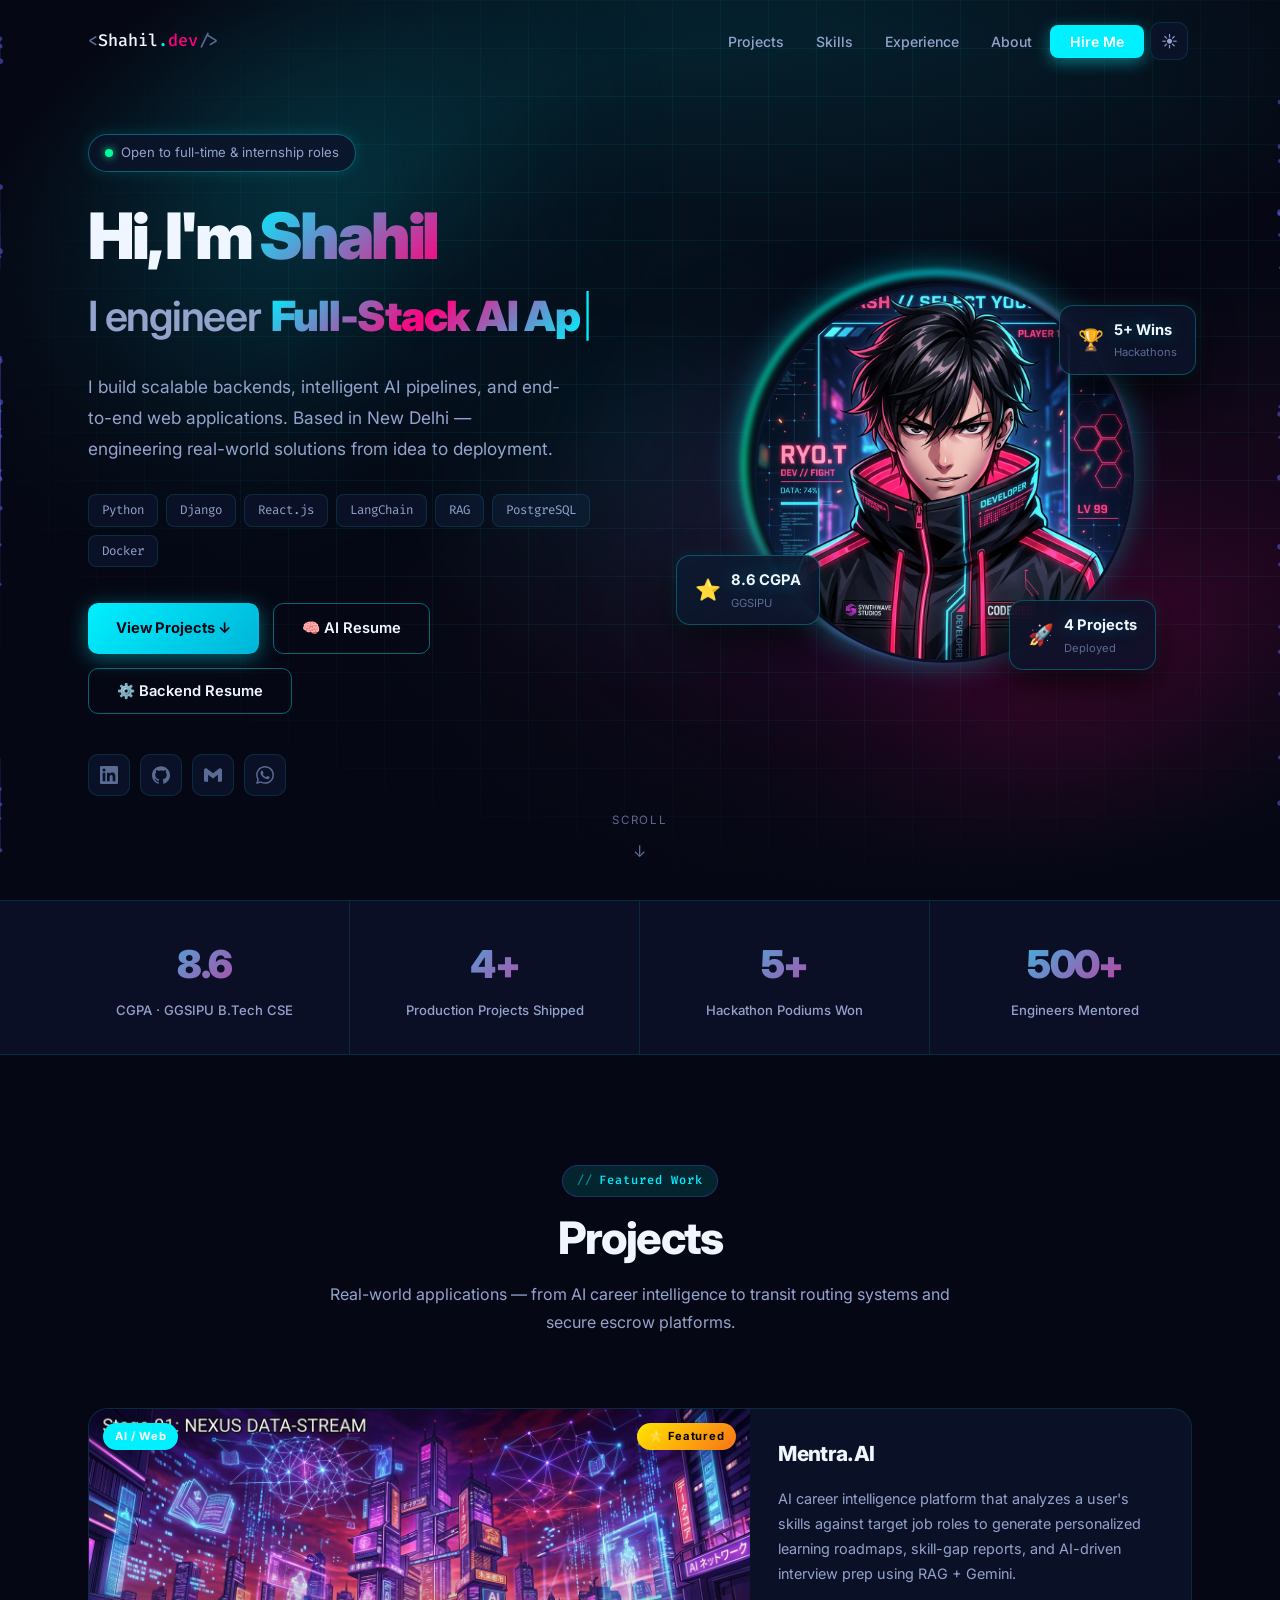
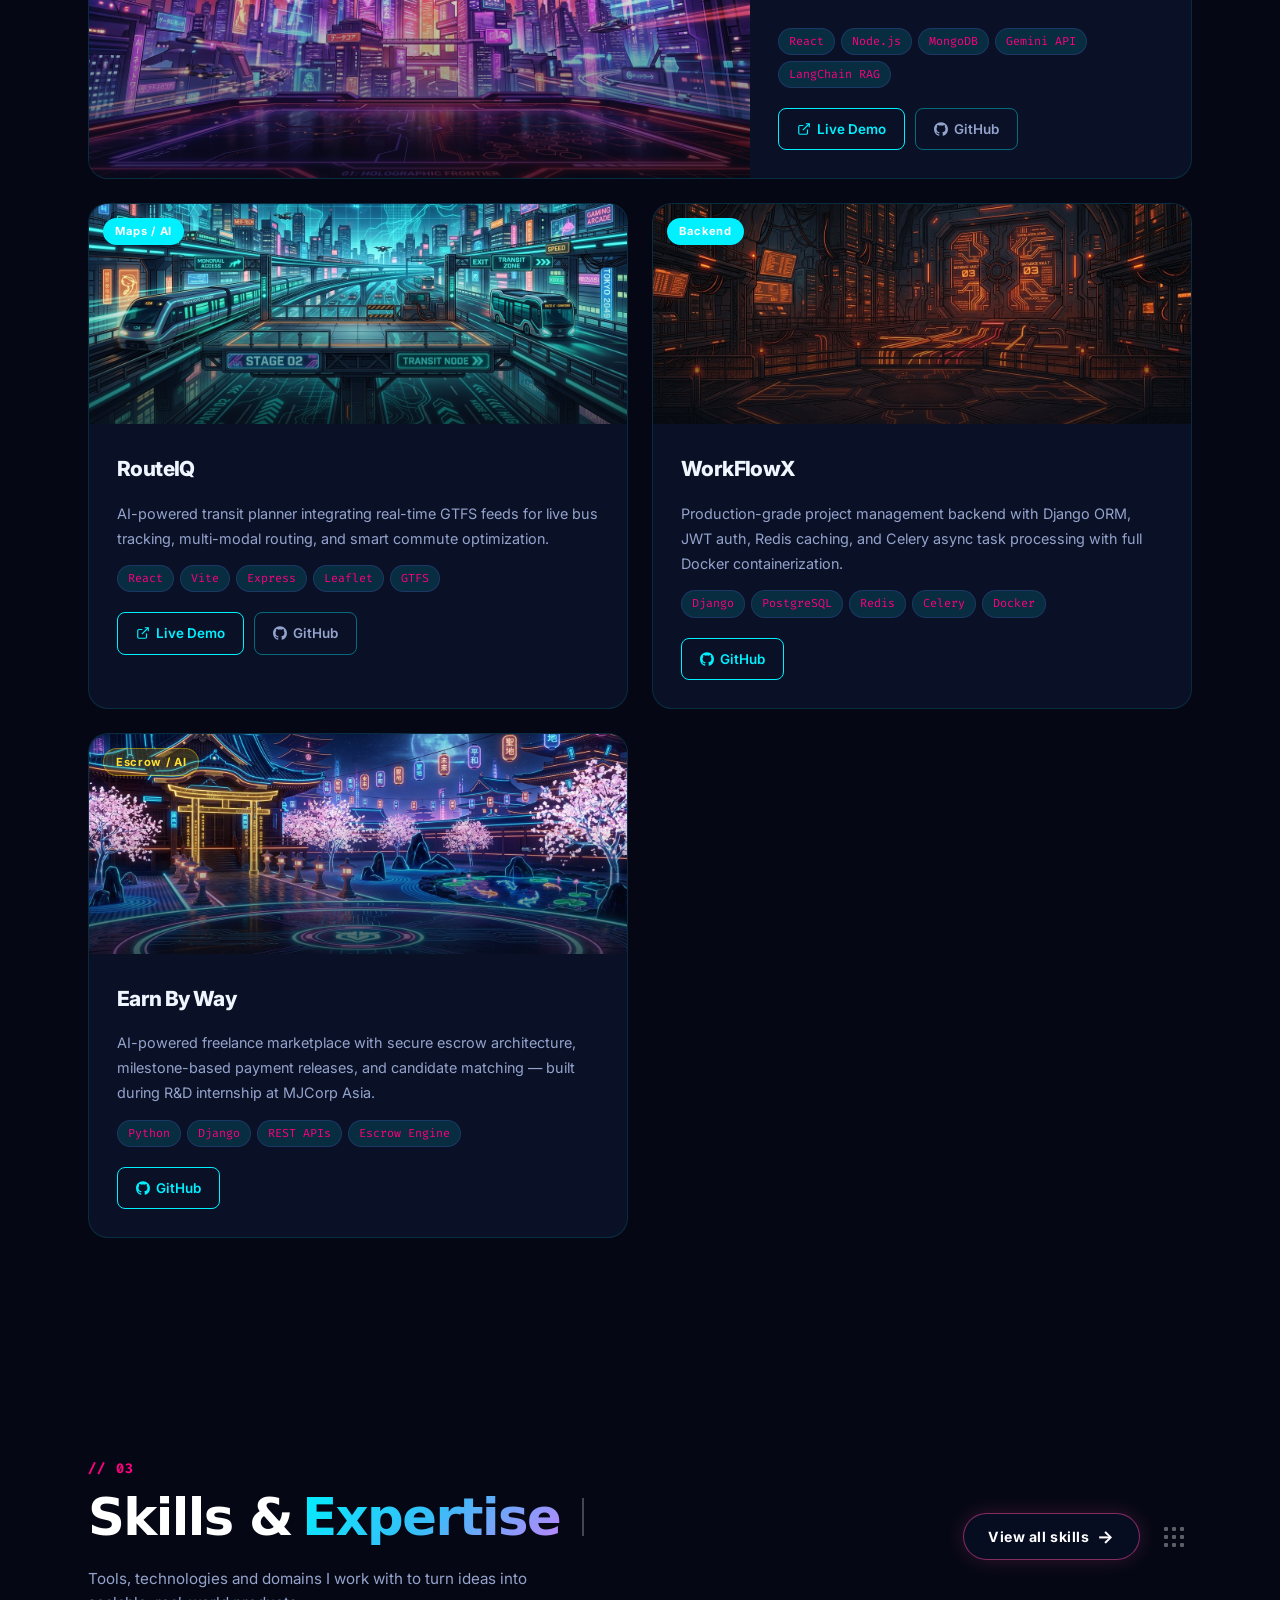
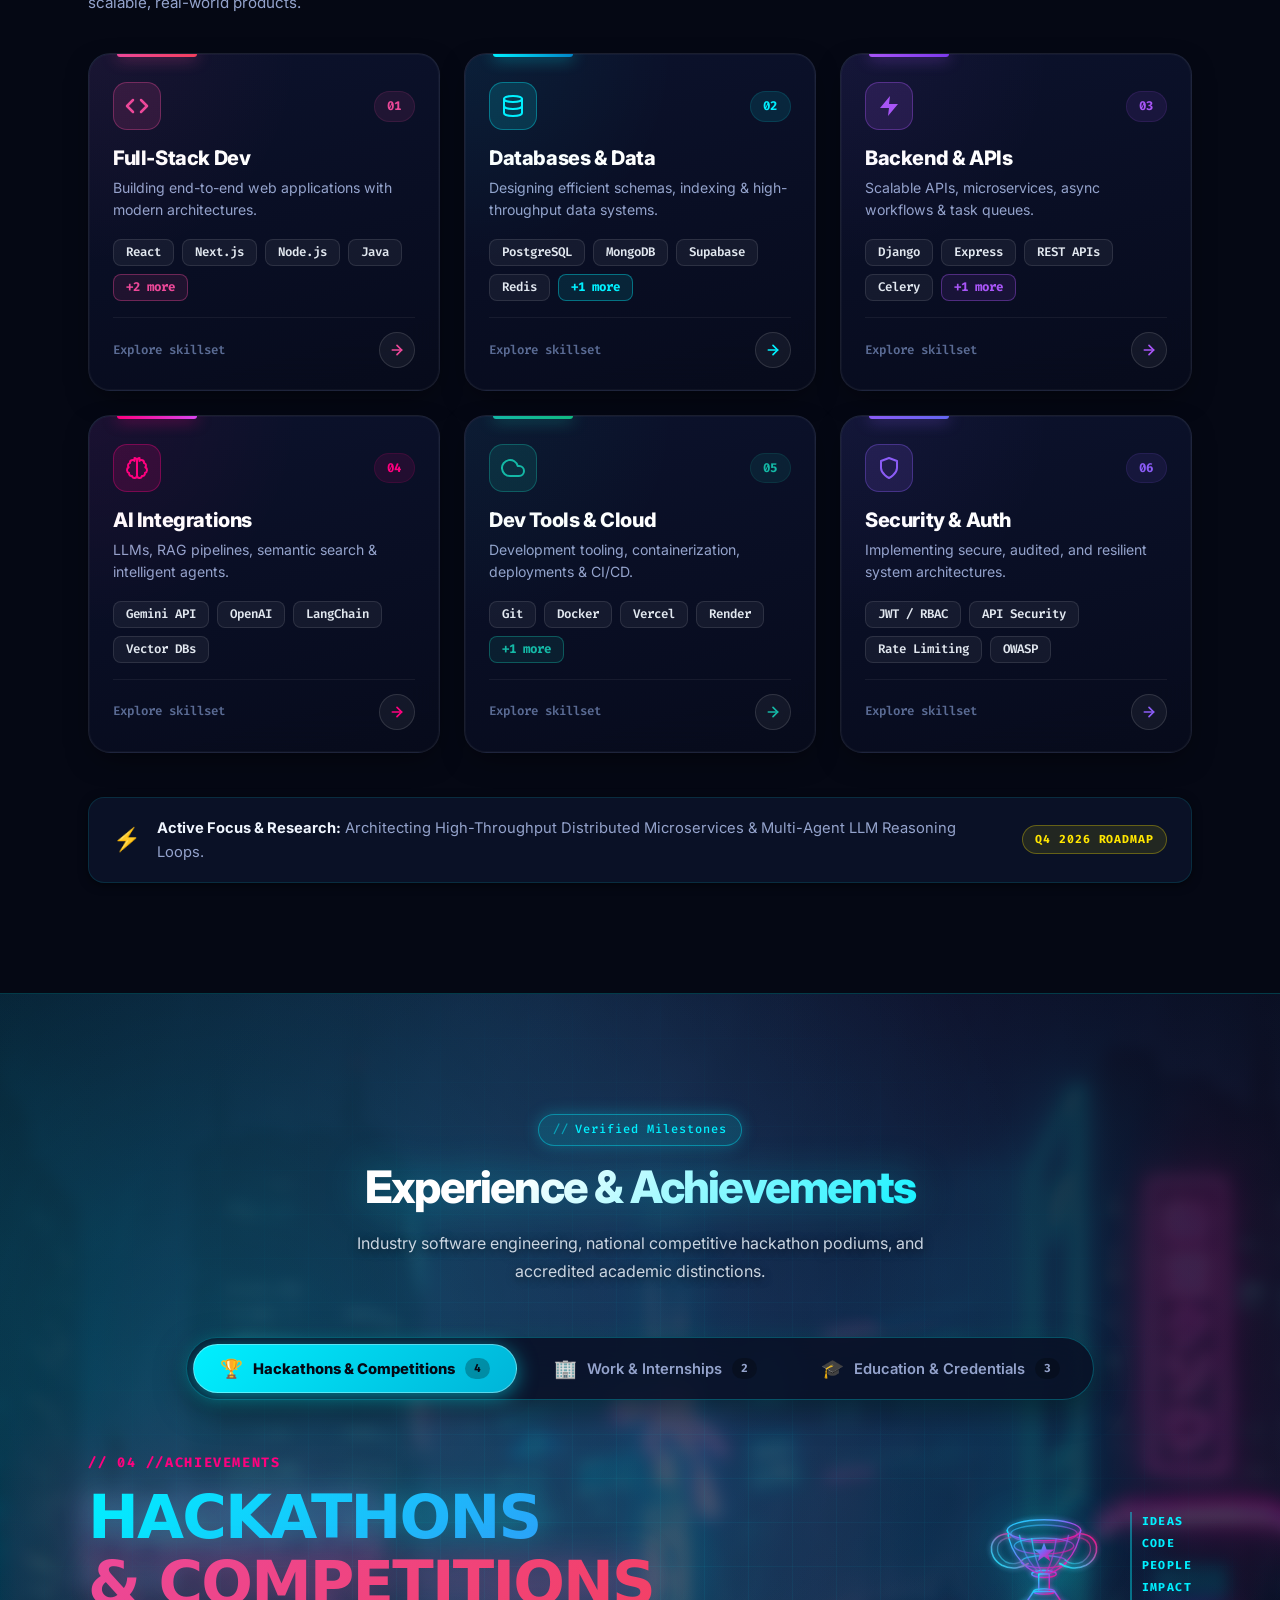
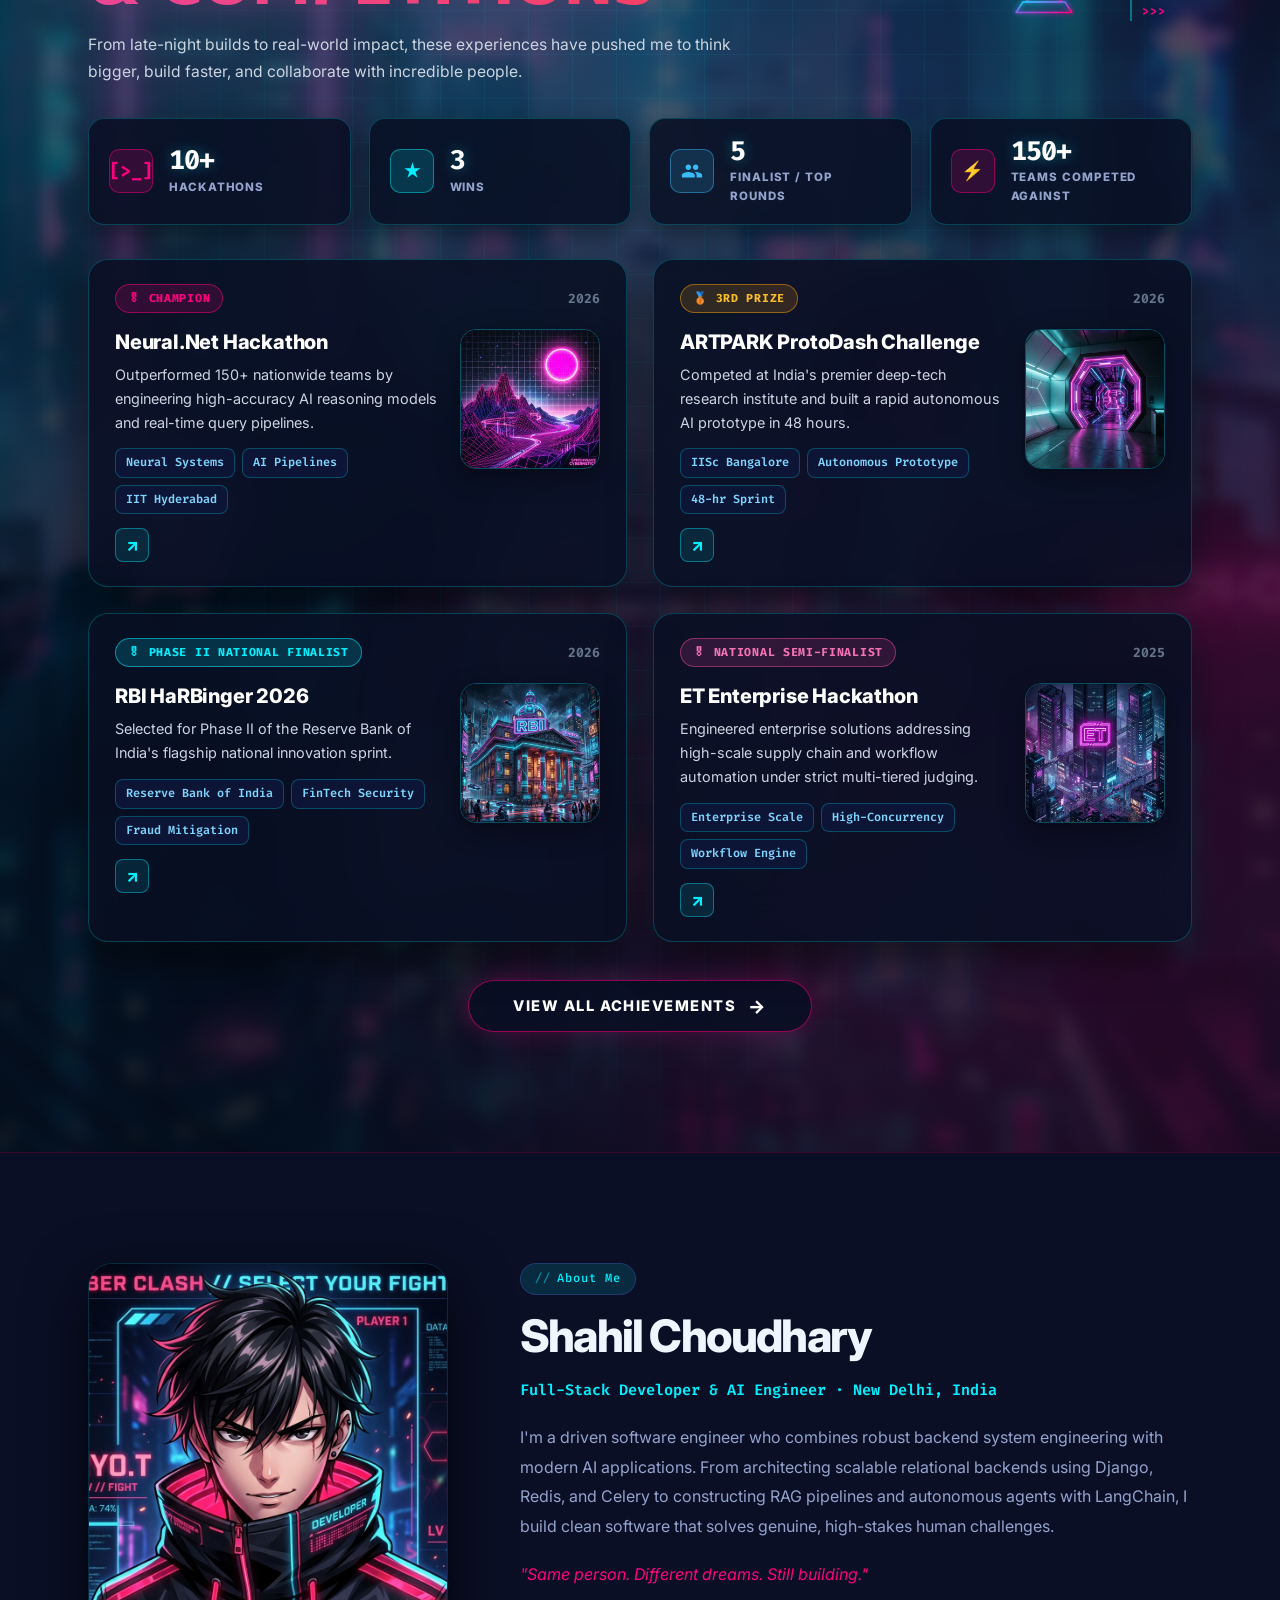
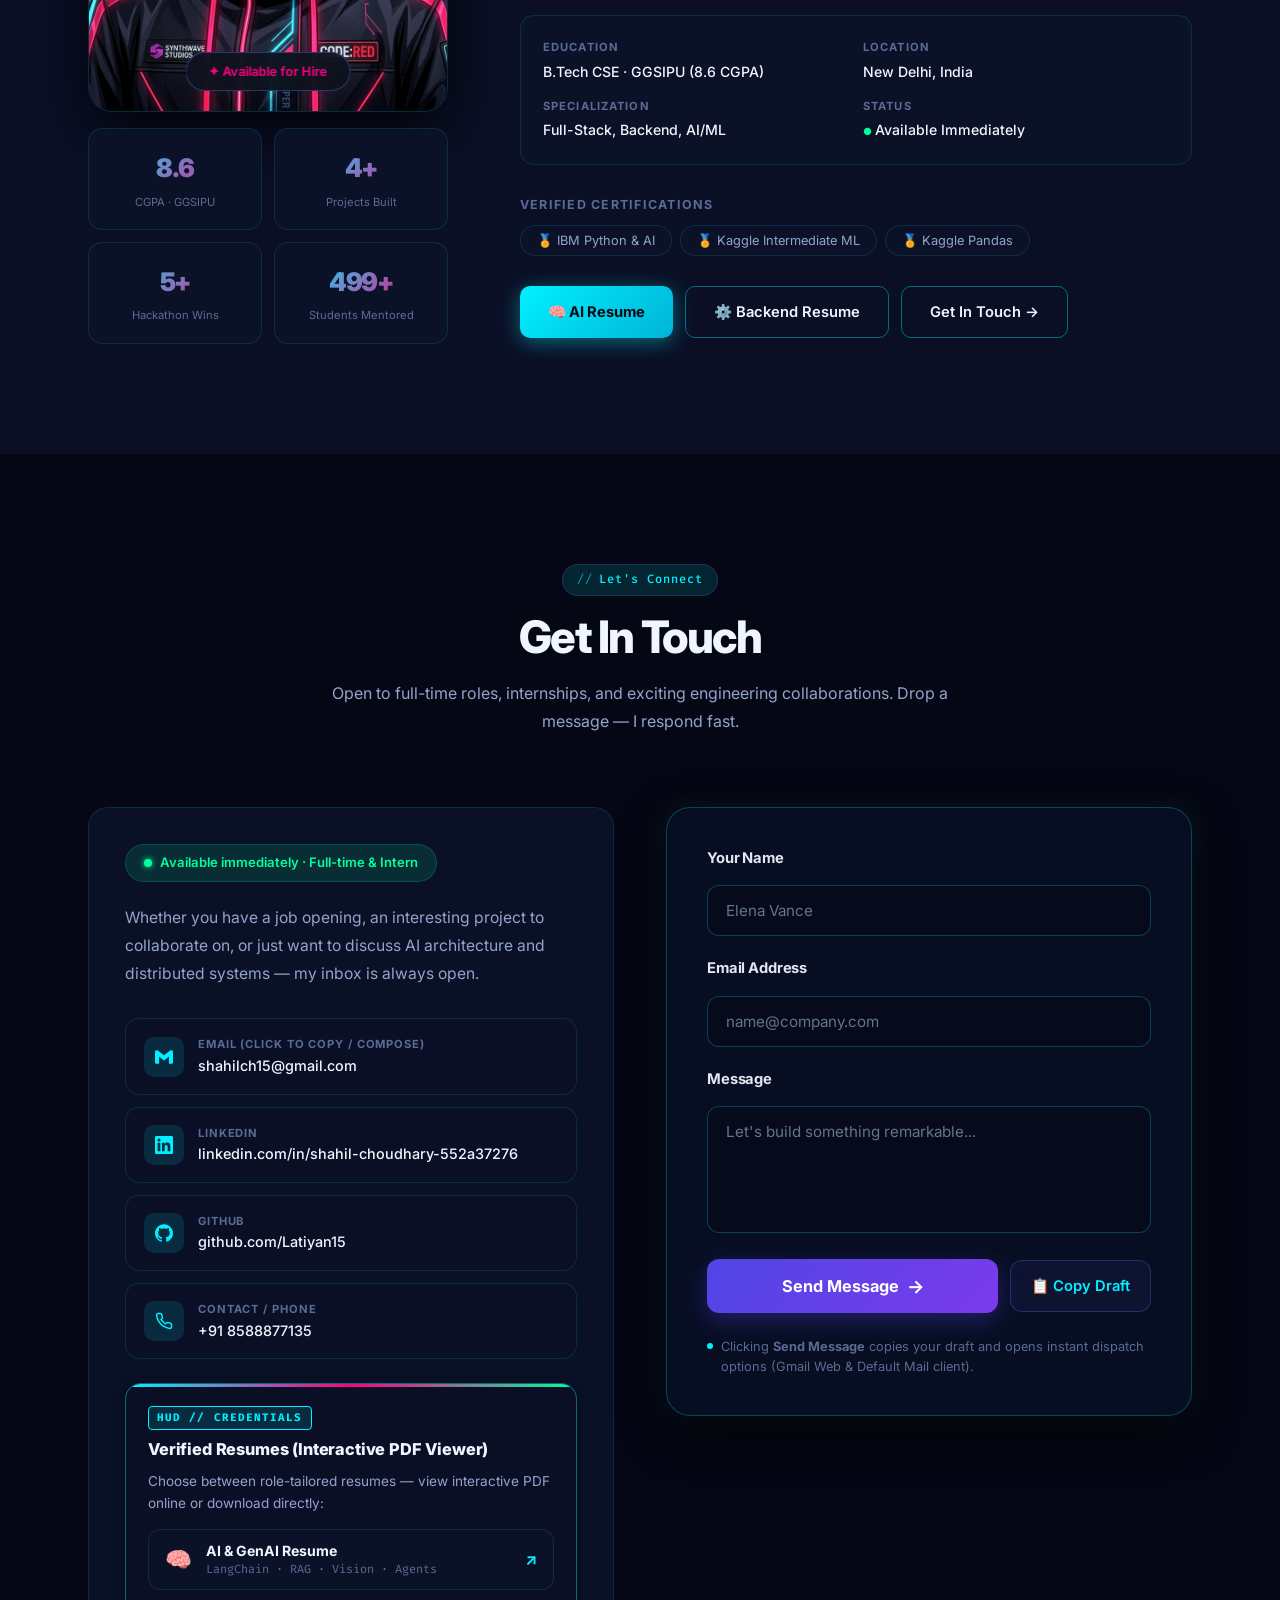
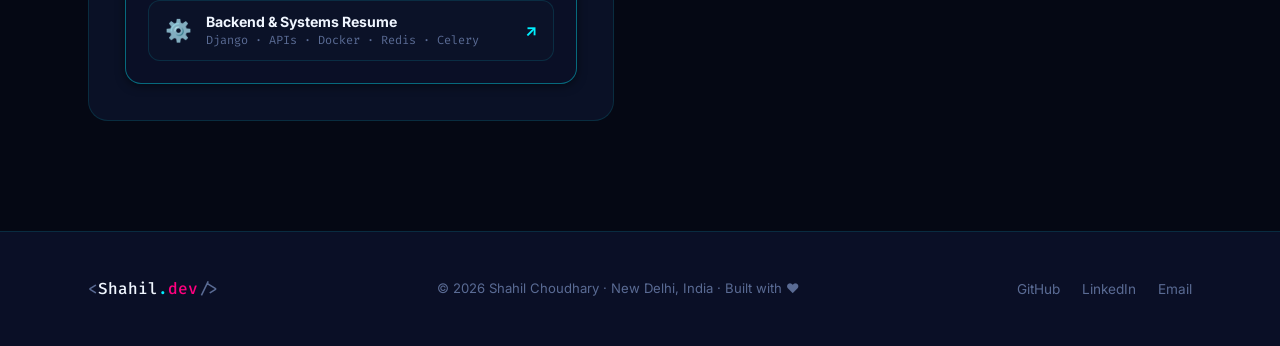
<file: index.html>
<!DOCTYPE html>
<html lang="en" data-theme="dark">
<head>
  <meta charset="UTF-8">
  <meta name="viewport" content="width=device-width, initial-scale=1.0">
  <title>Shahil Choudhary — Full-Stack Developer & AI Engineer</title>
  <meta name="description" content="Shahil Choudhary — Full-Stack Developer & AI Engineer. Building scalable backends, RAG pipelines, and intelligent systems. New Delhi, India.">
  <link rel="stylesheet" href="css/style.css?v=4.4">
  <link rel="icon" href="data:image/svg+xml,<svg xmlns=%22http://www.w3.org/2000/svg%22 viewBox=%220 0 32 32%22><text y=%2226%22 font-size=%2226%22>⚡</text></svg>">
</head>
<body>

<!-- Top Scroll Progress Bar -->
<div class="scroll-progress-bar" id="scroll-progress-bar"></div>

<!-- Ambient Cursor Glow Spotlight -->
<div class="cursor-glow" id="cursor-glow"></div>

<!-- ====================================================================
     NAVBAR
     ==================================================================== -->
<nav class="navbar" id="navbar">
  <div class="nav-inner">
    <a href="#hero" class="nav-logo">
      <span class="logo-bracket">&lt;</span>Shahil<span class="logo-dot">.</span><span class="logo-acc">dev</span><span class="logo-bracket">/&gt;</span>
    </a>

    <div class="nav-right">
      <ul class="nav-links" id="nav-links">
        <li><a href="#projects"   class="nav-link">Projects</a></li>
        <li><a href="#skills"     class="nav-link">Skills</a></li>
        <li><a href="#experience" class="nav-link">Experience</a></li>
        <li><a href="#about"      class="nav-link">About</a></li>
        <li><a href="#contact"    class="nav-link nav-cta">Hire Me</a></li>
      </ul>

      <!-- Theme Toggle -->
      <button class="theme-toggle" id="theme-toggle" title="Toggle light/dark mode" aria-label="Toggle theme">
        <span id="theme-icon">🌙</span>
      </button>

      <!-- Hamburger -->
      <button class="nav-hamburger" id="nav-hamburger" aria-label="Toggle navigation">
        <span></span><span></span><span></span>
      </button>
    </div>
  </div>
</nav>

<!-- ====================================================================
     HERO
     ==================================================================== -->
<section class="hero" id="hero">
  <div class="hero-bg">
    <!-- Interactive Neural/Constellation Canvas -->
    <canvas id="hero-particles" class="hero-canvas"></canvas>
    <div class="hero-orb orb-1"></div>
    <div class="hero-orb orb-2"></div>
    <div class="hero-orb orb-3"></div>
    <div class="hero-grid"></div>
    <div class="hero-spotlight"></div>
  </div>

  <div class="container hero-content">
    <!-- Left: Text -->
    <div class="hero-text-col">
      <div class="hero-badge">
        <span class="badge-dot"></span>
        Open to full-time &amp; internship roles
      </div>

      <h1 class="hero-title">
        Hi, I'm <span class="gradient-text">Shahil</span><br>
        <span class="hero-typewriter-wrap">
          <span class="typewriter-prefix">I engineer </span><span class="typewriter-word" id="typewriter-word">Full-Stack AI Apps</span><span class="typewriter-cursor">|</span>
        </span>
      </h1>

      <p class="hero-desc">
        I build scalable backends, intelligent AI pipelines, and end-to-end web applications. Based in New Delhi — engineering real-world solutions from idea to deployment.
      </p>

      <div class="hero-tags">
        <span class="tag">Python</span>
        <span class="tag">Django</span>
        <span class="tag">React.js</span>
        <span class="tag">LangChain</span>
        <span class="tag">RAG</span>
        <span class="tag">PostgreSQL</span>
        <span class="tag">Docker</span>
      </div>

      <div class="hero-actions">
        <a href="#projects" class="btn btn-primary">View Projects ↓</a>
        <button class="btn btn-secondary btn-open-vault" data-doc="resume_ai">🧠 AI Resume</button>
        <button class="btn btn-secondary btn-open-vault" data-doc="resume_backend">⚙️ Backend Resume</button>
      </div>

      <div class="hero-socials">
        <a href="https://www.linkedin.com/in/shahil-choudhary-552a37276/" target="_blank" rel="noopener noreferrer" class="social-link" title="LinkedIn Profile">
          <svg viewBox="0 0 24 24" fill="currentColor"><path d="M20.447 20.452h-3.554v-5.569c0-1.328-.027-3.037-1.852-3.037-1.853 0-2.136 1.445-2.136 2.939v5.667H9.351V9h3.414v1.561h.046c.477-.9 1.637-1.85 3.37-1.85 3.601 0 4.267 2.37 4.267 5.455v6.286zM5.337 7.433a2.062 2.062 0 0 1-2.063-2.065 2.064 2.064 0 1 1 2.063 2.065zm1.782 13.019H3.555V9h3.564v11.452zM22.225 0H1.771C.792 0 0 .774 0 1.729v20.542C0 23.227.792 24 1.771 24h20.451C23.2 24 24 23.227 24 22.271V1.729C24 .774 23.2 0 22.222 0h.003z"/></svg>
        </a>
        <a href="https://github.com/Latiyan15" target="_blank" rel="noopener noreferrer" class="social-link" title="GitHub Profile">
          <svg viewBox="0 0 24 24" fill="currentColor"><path d="M12 .297c-6.63 0-12 5.373-12 12 0 5.303 3.438 9.8 8.205 11.385.6.113.82-.258.82-.577 0-.285-.01-1.04-.015-2.04-3.338.724-4.042-1.61-4.042-1.61C4.422 18.07 3.633 17.7 3.633 17.7c-1.087-.744.084-.729.084-.729 1.205.084 1.838 1.236 1.838 1.236 1.07 1.835 2.809 1.305 3.495.998.108-.776.417-1.305.76-1.605-2.665-.3-5.466-1.332-5.466-5.93 0-1.31.465-2.38 1.235-3.22-.135-.303-.54-1.523.105-3.176 0 0 1.005-.322 3.3 1.23.96-.267 1.98-.399 3-.405 1.02.006 2.04.138 3 .405 2.28-1.552 3.285-1.23 3.285-1.23.645 1.653.24 2.873.12 3.176.765.84 1.23 1.91 1.23 3.22 0 4.61-2.805 5.625-5.475 5.92.42.36.81 1.096.81 2.22 0 1.606-.015 2.896-.015 3.286 0 .315.21.69.825.57C20.565 22.092 24 17.592 24 12.297c0-6.627-5.373-12-12-12"/></svg>
        </a>
        <a href="mailto:shahilch15@gmail.com" class="social-link email-smart-link" title="Send Email (shahilch15@gmail.com)" data-email="shahilch15@gmail.com">
          <svg viewBox="0 0 24 24" fill="currentColor"><path d="M24 5.457v13.909c0 .904-.732 1.636-1.636 1.636h-3.819V11.73L12 16.64l-6.545-4.91v9.273H1.636A1.636 1.636 0 0 1 0 19.366V5.457c0-2.023 2.309-3.178 3.927-1.964L5.455 4.64 12 9.548l6.545-4.91 1.528-1.145C21.69 2.28 24 3.434 24 5.457z"/></svg>
        </a>
        <a href="https://wa.me/918588877135" target="_blank" rel="noopener noreferrer" class="social-link whatsapp-smart-link" title="WhatsApp: +91 8588877135" data-phone="+918588877135">
          <svg viewBox="0 0 24 24" fill="currentColor"><path d="M.057 24l1.687-6.163c-1.041-1.804-1.588-3.849-1.587-5.946.003-6.556 5.338-11.891 11.893-11.891 3.181.001 6.167 1.24 8.413 3.488 2.245 2.248 3.481 5.236 3.48 8.414-.003 6.557-5.338 11.892-11.893 11.892-1.99-.001-3.951-.5-5.688-1.448l-6.305 1.654zm6.597-3.807c1.676.995 3.276 1.591 5.392 1.592 5.448 0 9.886-4.434 9.889-9.885.002-5.462-4.415-9.89-9.881-9.892-5.452 0-9.887 4.434-9.889 9.884-.001 2.225.651 3.891 1.746 5.634l-.999 3.648 3.742-.981zm11.387-5.464c-.074-.124-.272-.198-.57-.347-.297-.149-1.758-.868-2.031-.967-.272-.099-.47-.149-.669.149-.198.297-.768.967-.941 1.165-.173.198-.347.223-.644.074-.297-.149-1.255-.462-2.39-1.475-.883-.788-1.48-1.761-1.653-2.059-.173-.297-.018-.458.13-.606.134-.133.297-.347.446-.521.151-.172.2-.296.3-.495.099-.198.05-.372-.025-.521-.075-.148-.669-1.611-.916-2.206-.242-.579-.487-.501-.669-.51l-.57-.01c-.198 0-.52.074-.792.372s-1.04 1.016-1.04 2.479 1.065 2.876 1.213 3.074c.149.198 2.095 3.2 5.076 4.487.709.306 1.263.489 1.694.626.712.226 1.36.194 1.872.118.571-.085 1.758-.719 2.006-1.413.248-.695.248-1.29.173-1.414z"/></svg>
        </a>
      </div>
    </div>

    <!-- Right: Avatar -->
    <div class="hero-img-col">
      <div class="hero-avatar-wrap">
        <div class="avatar-glow-ring"></div>
        <img src="assets/images/avatar_shahil.jpg" alt="Shahil Choudhary" class="hero-avatar">
        <div class="avatar-stats-card card-1">
          <span class="stat-icon">⭐</span>
          <div><div class="stat-val">8.6 CGPA</div><div class="stat-label">GGSIPU</div></div>
        </div>
        <div class="avatar-stats-card card-2">
          <span class="stat-icon">🏆</span>
          <div><div class="stat-val">5+ Wins</div><div class="stat-label">Hackathons</div></div>
        </div>
        <div class="avatar-stats-card card-3">
          <span class="stat-icon">🚀</span>
          <div><div class="stat-val">4 Projects</div><div class="stat-label">Deployed</div></div>
        </div>
      </div>
    </div>
  </div>

  <div class="hero-scroll-cue">
    <span>Scroll</span>
    <span class="scroll-arrow">↓</span>
  </div>
</section>

<!-- ====================================================================
     STATS BAR
     ==================================================================== -->
<div class="stats-bar" id="stats-bar">
  <div class="stats-bar-inner">
    <div class="stat-bar-item">
      <div class="sbi-val counter" data-target="8.6" data-decimals="1">0.0</div>
      <div class="sbi-label">CGPA · GGSIPU B.Tech CSE</div>
    </div>
    <div class="stat-bar-item">
      <div class="sbi-val counter" data-target="4" data-suffix="+">0</div>
      <div class="sbi-label">Production Projects Shipped</div>
    </div>
    <div class="stat-bar-item">
      <div class="sbi-val counter" data-target="5" data-suffix="+">0</div>
      <div class="sbi-label">Hackathon Podiums Won</div>
    </div>
    <div class="stat-bar-item">
      <div class="sbi-val counter" data-target="500" data-suffix="+">0</div>
      <div class="sbi-label">Engineers Mentored</div>
    </div>
  </div>
</div>

<!-- ====================================================================
     PROJECTS
     ==================================================================== -->
<section class="section" id="projects">
  <div class="container">
    <div class="section-header">
      <div class="section-tag">Featured Work</div>
      <h2 class="section-title">Projects</h2>
      <p class="section-desc">Real-world applications — from AI career intelligence to transit routing systems and secure escrow platforms.</p>
    </div>

    <div class="projects-grid">

      <!-- Project 1: Mentra.AI — FEATURED -->
      <div class="project-card featured">
        <div class="project-img-wrap">
          <img src="assets/images/stage_mentra_ai.jpg" alt="Mentra.AI — AI Career Platform">
          <div class="project-overlay">
            <a href="https://aimentra-three.vercel.app/" target="_blank" rel="noopener noreferrer" class="overlay-btn">Live Demo ↗</a>
            <a href="https://github.com/Latiyan15/Mentra.AI" target="_blank" rel="noopener noreferrer" class="overlay-btn overlay-btn-ghost">GitHub ↗</a>
          </div>
          <span class="project-badge">AI / Web</span>
          <span class="badge-featured">⭐ Featured</span>
        </div>
        <div class="project-body">
          <h3 class="project-title">Mentra.AI</h3>
          <p class="project-desc">
            AI career intelligence platform that analyzes a user's skills against target job roles to generate personalized learning roadmaps, skill-gap reports, and AI-driven interview prep using RAG + Gemini.
          </p>
          <div class="project-tags">
            <span>React</span><span>Node.js</span><span>MongoDB</span><span>Gemini API</span><span>LangChain RAG</span>
          </div>
          <div class="project-links">
            <a href="https://aimentra-three.vercel.app/" target="_blank" rel="noopener noreferrer" class="proj-link">
              <svg viewBox="0 0 24 24" fill="none" stroke="currentColor" stroke-width="2"><path d="M18 13v6a2 2 0 0 1-2 2H5a2 2 0 0 1-2-2V8a2 2 0 0 1 2-2h6"/><polyline points="15 3 21 3 21 9"/><line x1="10" y1="14" x2="21" y2="3"/></svg>
              Live Demo
            </a>
            <a href="https://github.com/Latiyan15/Mentra.AI" target="_blank" rel="noopener noreferrer" class="proj-link proj-link-ghost">
              <svg viewBox="0 0 24 24" fill="currentColor" width="14" height="14"><path d="M12 .297c-6.63 0-12 5.373-12 12 0 5.303 3.438 9.8 8.205 11.385.6.113.82-.258.82-.577 0-.285-.01-1.04-.015-2.04-3.338.724-4.042-1.61-4.042-1.61C4.422 18.07 3.633 17.7 3.633 17.7c-1.087-.744.084-.729.084-.729 1.205.084 1.838 1.236 1.838 1.236 1.07 1.835 2.809 1.305 3.495.998.108-.776.417-1.305.76-1.605-2.665-.3-5.466-1.332-5.466-5.93 0-1.31.465-2.38 1.235-3.22-.135-.303-.54-1.523.105-3.176 0 0 1.005-.322 3.3 1.23.96-.267 1.98-.399 3-.405 1.02.006 2.04.138 3 .405 2.28-1.552 3.285-1.23 3.285-1.23.645 1.653.24 2.873.12 3.176.765.84 1.23 1.91 1.23 3.22 0 4.61-2.805 5.625-5.475 5.92.42.36.81 1.096.81 2.22 0 1.606-.015 2.896-.015 3.286 0 .315.21.69.825.57C20.565 22.092 24 17.592 24 12.297c0-6.627-5.373-12-12-12"/></svg>
              GitHub
            </a>
          </div>
        </div>
      </div>

      <!-- Project 2: RouteIQ -->
      <div class="project-card">
        <div class="project-img-wrap">
          <img src="assets/images/stage_routeiq.jpg" alt="RouteIQ — AI Transit Planner">
          <div class="project-overlay">
            <a href="https://route-iq-delta.vercel.app" target="_blank" rel="noopener noreferrer" class="overlay-btn">Live Demo ↗</a>
            <a href="https://github.com/Latiyan15/RouteIQ" target="_blank" rel="noopener noreferrer" class="overlay-btn overlay-btn-ghost">GitHub ↗</a>
          </div>
          <span class="project-badge">Maps / AI</span>
        </div>
        <div class="project-body">
          <h3 class="project-title">RouteIQ</h3>
          <p class="project-desc">
            AI-powered transit planner integrating real-time GTFS feeds for live bus tracking, multi-modal routing, and smart commute optimization.
          </p>
          <div class="project-tags">
            <span>React</span><span>Vite</span><span>Express</span><span>Leaflet</span><span>GTFS</span>
          </div>
          <div class="project-links">
            <a href="https://route-iq-delta.vercel.app" target="_blank" rel="noopener noreferrer" class="proj-link">
              <svg viewBox="0 0 24 24" fill="none" stroke="currentColor" stroke-width="2"><path d="M18 13v6a2 2 0 0 1-2 2H5a2 2 0 0 1-2-2V8a2 2 0 0 1 2-2h6"/><polyline points="15 3 21 3 21 9"/><line x1="10" y1="14" x2="21" y2="3"/></svg>
              Live Demo
            </a>
            <a href="https://github.com/Latiyan15/RouteIQ" target="_blank" rel="noopener noreferrer" class="proj-link proj-link-ghost">
              <svg viewBox="0 0 24 24" fill="currentColor" width="14" height="14"><path d="M12 .297c-6.63 0-12 5.373-12 12 0 5.303 3.438 9.8 8.205 11.385.6.113.82-.258.82-.577 0-.285-.01-1.04-.015-2.04-3.338.724-4.042-1.61-4.042-1.61C4.422 18.07 3.633 17.7 3.633 17.7c-1.087-.744.084-.729.084-.729 1.205.084 1.838 1.236 1.838 1.236 1.07 1.835 2.809 1.305 3.495.998.108-.776.417-1.305.76-1.605-2.665-.3-5.466-1.332-5.466-5.93 0-1.31.465-2.38 1.235-3.22-.135-.303-.54-1.523.105-3.176 0 0 1.005-.322 3.3 1.23.96-.267 1.98-.399 3-.405 1.02.006 2.04.138 3 .405 2.28-1.552 3.285-1.23 3.285-1.23.645 1.653.24 2.873.12 3.176.765.84 1.23 1.91 1.23 3.22 0 4.61-2.805 5.625-5.475 5.92.42.36.81 1.096.81 2.22 0 1.606-.015 2.896-.015 3.286 0 .315.21.69.825.57C20.565 22.092 24 17.592 24 12.297c0-6.627-5.373-12-12-12"/></svg>
              GitHub
            </a>
          </div>
        </div>
      </div>

      <!-- Project 3: WorkFlowX -->
      <div class="project-card">
        <div class="project-img-wrap">
          <img src="assets/images/stage_workflowx.jpg" alt="WorkFlowX — Backend Architecture">
          <div class="project-overlay">
            <a href="https://github.com/Latiyan15/WorkFlowX" target="_blank" rel="noopener noreferrer" class="overlay-btn">View GitHub ↗</a>
          </div>
          <span class="project-badge">Backend</span>
        </div>
        <div class="project-body">
          <h3 class="project-title">WorkFlowX</h3>
          <p class="project-desc">
            Production-grade project management backend with Django ORM, JWT auth, Redis caching, and Celery async task processing with full Docker containerization.
          </p>
          <div class="project-tags">
            <span>Django</span><span>PostgreSQL</span><span>Redis</span><span>Celery</span><span>Docker</span>
          </div>
          <div class="project-links">
            <a href="https://github.com/Latiyan15/WorkFlowX" target="_blank" rel="noopener noreferrer" class="proj-link">
              <svg viewBox="0 0 24 24" fill="currentColor" width="14" height="14"><path d="M12 .297c-6.63 0-12 5.373-12 12 0 5.303 3.438 9.8 8.205 11.385.6.113.82-.258.82-.577 0-.285-.01-1.04-.015-2.04-3.338.724-4.042-1.61-4.042-1.61C4.422 18.07 3.633 17.7 3.633 17.7c-1.087-.744.084-.729.084-.729 1.205.084 1.838 1.236 1.838 1.236 1.07 1.835 2.809 1.305 3.495.998.108-.776.417-1.305.76-1.605-2.665-.3-5.466-1.332-5.466-5.93 0-1.31.465-2.38 1.235-3.22-.135-.303-.54-1.523.105-3.176 0 0 1.005-.322 3.3 1.23.96-.267 1.98-.399 3-.405 1.02.006 2.04.138 3 .405 2.28-1.552 3.285-1.23 3.285-1.23.645 1.653.24 2.873.12 3.176.765.84 1.23 1.91 1.23 3.22 0 4.61-2.805 5.625-5.475 5.92.42.36.81 1.096.81 2.22 0 1.606-.015 2.896-.015 3.286 0 .315.21.69.825.57C20.565 22.092 24 17.592 24 12.297c0-6.627-5.373-12-12-12"/></svg>
              GitHub
            </a>
          </div>
        </div>
      </div>

      <!-- Project 4: Earn By Way -->
      <div class="project-card">
        <div class="project-img-wrap">
          <img src="assets/images/stage_marketplace.jpg" alt="Earn By Way — Escrow Marketplace">
          <div class="project-overlay">
            <a href="https://github.com/Latiyan15?tab=repositories" target="_blank" rel="noopener noreferrer" class="overlay-btn">GitHub Profile ↗</a>
          </div>
          <span class="project-badge badge-gold">Escrow / AI</span>
        </div>
        <div class="project-body">
          <h3 class="project-title">Earn By Way</h3>
          <p class="project-desc">
            AI-powered freelance marketplace with secure escrow architecture, milestone-based payment releases, and candidate matching — built during R&amp;D internship at MJCorp Asia.
          </p>
          <div class="project-tags">
            <span>Python</span><span>Django</span><span>REST APIs</span><span>Escrow Engine</span>
          </div>
          <div class="project-links">
            <a href="https://github.com/Latiyan15?tab=repositories" target="_blank" rel="noopener noreferrer" class="proj-link">
              <svg viewBox="0 0 24 24" fill="currentColor" width="14" height="14"><path d="M12 .297c-6.63 0-12 5.373-12 12 0 5.303 3.438 9.8 8.205 11.385.6.113.82-.258.82-.577 0-.285-.01-1.04-.015-2.04-3.338.724-4.042-1.61-4.042-1.61C4.422 18.07 3.633 17.7 3.633 17.7c-1.087-.744.084-.729.084-.729 1.205.084 1.838 1.236 1.838 1.236 1.07 1.835 2.809 1.305 3.495.998.108-.776.417-1.305.76-1.605-2.665-.3-5.466-1.332-5.466-5.93 0-1.31.465-2.38 1.235-3.22-.135-.303-.54-1.523.105-3.176 0 0 1.005-.322 3.3 1.23.96-.267 1.98-.399 3-.405 1.02.006 2.04.138 3 .405 2.28-1.552 3.285-1.23 3.285-1.23.645 1.653.24 2.873.12 3.176.765.84 1.23 1.91 1.23 3.22 0 4.61-2.805 5.625-5.475 5.92.42.36.81 1.096.81 2.22 0 1.606-.015 2.896-.015 3.286 0 .315.21.69.825.57C20.565 22.092 24 17.592 24 12.297c0-6.627-5.373-12-12-12"/></svg>
              GitHub
            </a>
          </div>
        </div>
      </div>

    </div>
  </div>
</section>

<!-- ====================================================================
     SKILLS & TECHNICAL CAPABILITIES
     ==================================================================== -->
<!-- ====================================================================
     SKILLS & EXPERTISE (MOCKUP ACCURATE WITH INTERACTIVE MODAL POPUP)
     ==================================================================== -->
<section class="section section-skills-cyber" id="skills">
  <div class="container skills-cyber-container">

    <!-- Header matching mockup -->
    <div class="skills-cyber-header">
      <div class="sch-left">
        <div class="sch-tag">// 03</div>
        <div class="sch-title-wrap">
          <h2 class="sch-title">
            <span class="sch-title-main">Skills &amp;</span>
            <span class="sch-title-accent">Expertise</span>
          </h2>
          <div class="sch-divider" aria-hidden="true"></div>
          <p class="sch-desc">
            Tools, technologies and domains I work with to turn ideas into scalable, real-world products.
          </p>
        </div>
      </div>

      <div class="sch-right">
        <button class="btn-skills-cyber-view" id="btn-view-all-skills" type="button">
          <span>View all skills</span>
          <span class="bscv-arrow">→</span>
        </button>
        <div class="skills-grid-dots" aria-hidden="true" title="Grid View">
          <span></span><span></span><span></span>
          <span></span><span></span><span></span>
          <span></span><span></span><span></span>
        </div>
      </div>
    </div>

    <!-- 3×2 Bento Grid Cards -->
    <div class="skills-cards-row" id="skills-cards-strip">

      <!-- 01: Full-Stack Dev -->
      <div class="skill-card-cyber sc-pink-theme" data-skill-id="01" role="button" tabindex="0" aria-label="Open Full-Stack Dev skill details">
        <div class="scc-accent-corner"></div>
        <div class="scc-top">
          <div class="scc-icon-box scc-ib-pink">
            <svg viewBox="0 0 24 24" fill="none" stroke="currentColor" stroke-width="2.5" stroke-linecap="round" stroke-linejoin="round">
              <polyline points="16 18 22 12 16 6"></polyline>
              <polyline points="8 6 2 12 8 18"></polyline>
            </svg>
          </div>
          <span class="scc-index">01</span>
        </div>
        <div class="scc-info">
          <h3 class="scc-title">Full-Stack Dev</h3>
          <p class="scc-sub">Building end-to-end web applications with modern architectures.</p>
        </div>
        <div class="scc-chips-wrap">
          <span class="scc-chip">React</span>
          <span class="scc-chip">Next.js</span>
          <span class="scc-chip">Node.js</span>
          <span class="scc-chip">Java</span>
          <span class="scc-chip scc-chip-count">+2 more</span>
        </div>
        <div class="scc-bottom">
          <span class="scc-explore-hint">Explore skillset</span>
          <div class="scc-arrow-circle">
            <svg viewBox="0 0 24 24" fill="none" stroke="currentColor" stroke-width="2.5" stroke-linecap="round" stroke-linejoin="round">
              <line x1="5" y1="12" x2="19" y2="12"></line>
              <polyline points="12 5 19 12 12 19"></polyline>
            </svg>
          </div>
        </div>
      </div>

      <!-- 02: Databases & Data -->
      <div class="skill-card-cyber sc-cyan-theme" data-skill-id="02" role="button" tabindex="0" aria-label="Open Databases & Data skill details">
        <div class="scc-accent-corner"></div>
        <div class="scc-top">
          <div class="scc-icon-box scc-ib-cyan">
            <svg viewBox="0 0 24 24" fill="none" stroke="currentColor" stroke-width="2" stroke-linecap="round" stroke-linejoin="round">
              <ellipse cx="12" cy="5" rx="9" ry="3"></ellipse>
              <path d="M21 12c0 1.66-4 3-9 3s-9-1.34-9-3"></path>
              <path d="M3 5v14c0 1.66 4 3 9 3s9-1.34 9-3V5"></path>
            </svg>
          </div>
          <span class="scc-index">02</span>
        </div>
        <div class="scc-info">
          <h3 class="scc-title">Databases &amp; Data</h3>
          <p class="scc-sub">Designing efficient schemas, indexing &amp; high-throughput data systems.</p>
        </div>
        <div class="scc-chips-wrap">
          <span class="scc-chip">PostgreSQL</span>
          <span class="scc-chip">MongoDB</span>
          <span class="scc-chip">Supabase</span>
          <span class="scc-chip">Redis</span>
          <span class="scc-chip scc-chip-count">+1 more</span>
        </div>
        <div class="scc-bottom">
          <span class="scc-explore-hint">Explore skillset</span>
          <div class="scc-arrow-circle">
            <svg viewBox="0 0 24 24" fill="none" stroke="currentColor" stroke-width="2.5" stroke-linecap="round" stroke-linejoin="round">
              <line x1="5" y1="12" x2="19" y2="12"></line>
              <polyline points="12 5 19 12 12 19"></polyline>
            </svg>
          </div>
        </div>
      </div>

      <!-- 03: Backend & APIs -->
      <div class="skill-card-cyber sc-purple-theme" data-skill-id="03" role="button" tabindex="0" aria-label="Open Backend & APIs skill details">
        <div class="scc-accent-corner"></div>
        <div class="scc-top">
          <div class="scc-icon-box scc-ib-purple">
            <svg viewBox="0 0 24 24" fill="currentColor">
              <path d="M13 2L3 14h9l-1 8 10-12h-9l1-8z"/>
            </svg>
          </div>
          <span class="scc-index">03</span>
        </div>
        <div class="scc-info">
          <h3 class="scc-title">Backend &amp; APIs</h3>
          <p class="scc-sub">Scalable APIs, microservices, async workflows &amp; task queues.</p>
        </div>
        <div class="scc-chips-wrap">
          <span class="scc-chip">Django</span>
          <span class="scc-chip">Express</span>
          <span class="scc-chip">REST APIs</span>
          <span class="scc-chip">Celery</span>
          <span class="scc-chip scc-chip-count">+1 more</span>
        </div>
        <div class="scc-bottom">
          <span class="scc-explore-hint">Explore skillset</span>
          <div class="scc-arrow-circle">
            <svg viewBox="0 0 24 24" fill="none" stroke="currentColor" stroke-width="2.5" stroke-linecap="round" stroke-linejoin="round">
              <line x1="5" y1="12" x2="19" y2="12"></line>
              <polyline points="12 5 19 12 12 19"></polyline>
            </svg>
          </div>
        </div>
      </div>

      <!-- 04: AI Integrations -->
      <div class="skill-card-cyber sc-magenta-theme" data-skill-id="04" role="button" tabindex="0" aria-label="Open AI Integrations skill details">
        <div class="scc-accent-corner"></div>
        <div class="scc-top">
          <div class="scc-icon-box scc-ib-magenta">
            <svg viewBox="0 0 24 24" fill="none" stroke="currentColor" stroke-width="2" stroke-linecap="round" stroke-linejoin="round">
              <path d="M9.5 2A2.5 2.5 0 0 1 12 4.5v15a2.5 2.5 0 0 1-4.96.44 2.5 2.5 0 0 1-2.96-3.08 3 3 0 0 1-.34-5.58 2.5 2.5 0 0 1 1.32-4.24 2.5 2.5 0 0 1 4.44-2.04z"></path>
              <path d="M14.5 2A2.5 2.5 0 0 0 12 4.5v15a2.5 2.5 0 0 0 4.96.44 2.5 2.5 0 0 0 2.96-3.08 3 3 0 0 0 .34-5.58 2.5 2.5 0 0 0-1.32-4.24 2.5 2.5 0 0 0-4.44-2.04z"></path>
            </svg>
          </div>
          <span class="scc-index">04</span>
        </div>
        <div class="scc-info">
          <h3 class="scc-title">AI Integrations</h3>
          <p class="scc-sub">LLMs, RAG pipelines, semantic search &amp; intelligent agents.</p>
        </div>
        <div class="scc-chips-wrap">
          <span class="scc-chip">Gemini API</span>
          <span class="scc-chip">OpenAI</span>
          <span class="scc-chip">LangChain</span>
          <span class="scc-chip">Vector DBs</span>
        </div>
        <div class="scc-bottom">
          <span class="scc-explore-hint">Explore skillset</span>
          <div class="scc-arrow-circle">
            <svg viewBox="0 0 24 24" fill="none" stroke="currentColor" stroke-width="2.5" stroke-linecap="round" stroke-linejoin="round">
              <line x1="5" y1="12" x2="19" y2="12"></line>
              <polyline points="12 5 19 12 12 19"></polyline>
            </svg>
          </div>
        </div>
      </div>

      <!-- 05: Dev Tools & Cloud -->
      <div class="skill-card-cyber sc-teal-theme" data-skill-id="05" role="button" tabindex="0" aria-label="Open Dev Tools & Cloud skill details">
        <div class="scc-accent-corner"></div>
        <div class="scc-top">
          <div class="scc-icon-box scc-ib-teal">
            <svg viewBox="0 0 24 24" fill="none" stroke="currentColor" stroke-width="2" stroke-linecap="round" stroke-linejoin="round">
              <path d="M18 10h-1.26A8 8 0 1 0 9 20h9a5 5 0 0 0 0-10z"></path>
            </svg>
          </div>
          <span class="scc-index">05</span>
        </div>
        <div class="scc-info">
          <h3 class="scc-title">Dev Tools &amp; Cloud</h3>
          <p class="scc-sub">Development tooling, containerization, deployments &amp; CI/CD.</p>
        </div>
        <div class="scc-chips-wrap">
          <span class="scc-chip">Git</span>
          <span class="scc-chip">Docker</span>
          <span class="scc-chip">Vercel</span>
          <span class="scc-chip">Render</span>
          <span class="scc-chip scc-chip-count">+1 more</span>
        </div>
        <div class="scc-bottom">
          <span class="scc-explore-hint">Explore skillset</span>
          <div class="scc-arrow-circle">
            <svg viewBox="0 0 24 24" fill="none" stroke="currentColor" stroke-width="2.5" stroke-linecap="round" stroke-linejoin="round">
              <line x1="5" y1="12" x2="19" y2="12"></line>
              <polyline points="12 5 19 12 12 19"></polyline>
            </svg>
          </div>
        </div>
      </div>

      <!-- 06: Security & Auth -->
      <div class="skill-card-cyber sc-violet-theme" data-skill-id="06" role="button" tabindex="0" aria-label="Open Security & Auth skill details">
        <div class="scc-accent-corner"></div>
        <div class="scc-top">
          <div class="scc-icon-box scc-ib-violet">
            <svg viewBox="0 0 24 24" fill="none" stroke="currentColor" stroke-width="2" stroke-linecap="round" stroke-linejoin="round">
              <path d="M12 22s8-4 8-10V5l-8-3-8 3v7c0 6 8 10 8 10z"></path>
            </svg>
          </div>
          <span class="scc-index">06</span>
        </div>
        <div class="scc-info">
          <h3 class="scc-title">Security &amp; Auth</h3>
          <p class="scc-sub">Implementing secure, audited, and resilient system architectures.</p>
        </div>
        <div class="scc-chips-wrap">
          <span class="scc-chip">JWT / RBAC</span>
          <span class="scc-chip">API Security</span>
          <span class="scc-chip">Rate Limiting</span>
          <span class="scc-chip">OWASP</span>
        </div>
        <div class="scc-bottom">
          <span class="scc-explore-hint">Explore skillset</span>
          <div class="scc-arrow-circle">
            <svg viewBox="0 0 24 24" fill="none" stroke="currentColor" stroke-width="2.5" stroke-linecap="round" stroke-linejoin="round">
              <line x1="5" y1="12" x2="19" y2="12"></line>
              <polyline points="12 5 19 12 12 19"></polyline>
            </svg>
          </div>
        </div>
      </div>

    </div>

    <!-- Active Research Banner -->
    <div class="learning-banner">
      <div class="learning-icon">⚡</div>
      <div class="learning-text">
        <strong>Active Focus &amp; Research:</strong> Architecting High-Throughput Distributed Microservices &amp; Multi-Agent LLM Reasoning Loops.
      </div>
      <div class="learning-badge">Q4 2026 ROADMAP</div>
    </div>
  </div>
</section>

<!-- ====================================================================
     EXPERIENCE & ACHIEVEMENTS (STRUCTURED MULTI-TRACK)
     ==================================================================== -->
<section class="section exp-cyber-section" id="experience">
  <div class="exp-cyber-bg">
    <div class="exp-cyber-img" style="background-image: url('assets/images/cyberpunk_experience_bg.jpg');"></div>
    <div class="exp-cyber-overlay"></div>
    <div class="exp-cyber-grid"></div>
  </div>
  <div class="container exp-content-wrap">
    <div class="section-header">
      <div class="section-tag">Verified Milestones</div>
      <h2 class="section-title">Experience &amp; Achievements</h2>
      <p class="section-desc">Industry software engineering, national competitive hackathon podiums, and accredited academic distinctions.</p>
    </div>

    <!-- Structured Track Switcher (NO "All" dump) -->
    <div class="exp-track-switcher" id="exp-track-switcher" role="tablist">
      <button class="exp-track-btn active" data-track="hackathon" role="tab" aria-selected="true">
        <span class="etb-icon">🏆</span>
        <span class="etb-label">Hackathons &amp; Competitions</span>
        <span class="etb-count">4</span>
      </button>
      <button class="exp-track-btn" data-track="internship" role="tab" aria-selected="false">
        <span class="etb-icon">🏢</span>
        <span class="etb-label">Work &amp; Internships</span>
        <span class="etb-count">2</span>
      </button>
      <button class="exp-track-btn" data-track="academic" role="tab" aria-selected="false">
        <span class="etb-icon">🎓</span>
        <span class="etb-label">Education &amp; Credentials</span>
        <span class="etb-count">3</span>
      </button>
    </div>

    <!-- Track Panes Container -->
    <div class="exp-panes-wrap">

      <!-- ==========================================
           TRACK 1: WORK & INTERNSHIPS
           ========================================== -->
      <div class="exp-track-pane" data-track-pane="internship">
        <div class="internships-grid">

          <!-- Role 1: MJCorp Asia -->
          <div class="internship-card">
            <div class="ic-header">
              <div class="ic-org-badge">
                <span class="ic-monogram">MJ</span>
                <span class="ic-status-dot" title="Active"></span>
              </div>
              <div class="ic-header-text">
                <div class="ic-meta-row">
                  <span class="ic-tag tag-active">Active Role</span>
                  <span class="ic-period">Jul 2026 – Present · Remote</span>
                </div>
                <h3 class="ic-company">MJCorp Asia Pvt Ltd</h3>
                <div class="ic-role">R&amp;D Software Engineer Intern</div>
              </div>
            </div>

            <div class="ic-body">
              <p class="ic-summary">
                Core engineer on <strong>Earn By Way</strong>, an AI-powered enterprise freelance marketplace safeguarded by an automated escrow protection framework.
              </p>
              <ul class="ic-bullets">
                <li>Architected full financial milestone escrow release workflows with strict verification audit trails.</li>
                <li>Designed AI candidate-matching algorithms matching corporate technical requirements with developer portfolios.</li>
                <li>Mitigated deliverable disputes by automating milestone delivery verification metrics.</li>
              </ul>
              <div class="ic-tech-tags">
                <span>Escrow Architecture</span>
                <span>AI Matching Engine</span>
                <span>Python</span>
                <span>Django REST</span>
                <span>PostgreSQL</span>
                <span>Docker</span>
              </div>
            </div>

            <div class="ic-footer">
              <button class="btn btn-sm btn-primary btn-open-vault" data-doc="mjcorp" type="button">
                📄 Open Official Offer Letter ↗
              </button>
            </div>
          </div>

          <!-- Role 2: Odymax Technologies -->
          <div class="internship-card">
            <div class="ic-header">
              <div class="ic-org-badge odymax-badge">
                <span class="ic-monogram">OD</span>
              </div>
              <div class="ic-header-text">
                <div class="ic-meta-row">
                  <span class="ic-tag tag-completed">Completed</span>
                  <span class="ic-period">Jun 15 – Aug 15, 2026 · New Delhi</span>
                </div>
                <h3 class="ic-company">Odymax Technologies</h3>
                <div class="ic-role">Python Backend Developer Intern</div>
              </div>
            </div>

            <div class="ic-body">
              <p class="ic-summary">
                Delivered full-lifecycle backend software engineering covering RESTful APIs, relational data architecture, and server-side business logic.
              </p>
              <ul class="ic-bullets">
                <li>Engineered clean, high-throughput REST APIs with strict input serialization and error boundaries.</li>
                <li>Designed normalized PostgreSQL database schemas and optimized indexing to eliminate query latency.</li>
                <li>Authored comprehensive automated unit test suites and received formal commendation for analytical rigor.</li>
              </ul>
              <div class="ic-tech-tags">
                <span>Python Backend</span>
                <span>REST APIs</span>
                <span>Database Design</span>
                <span>Unit Testing</span>
                <span>PostgreSQL</span>
              </div>
            </div>

            <div class="ic-footer">
              <button class="btn btn-sm btn-secondary btn-open-vault" data-doc="odymax" type="button">
                📜 View Verified Certificate ↗
              </button>
            </div>
          </div>

        </div>
      </div>

      <!-- ==========================================
           TRACK 2: HACKATHONS & COMPETITIONS (MOCKUP DESIGN)
           ========================================== -->
      <div class="exp-track-pane active" data-track-pane="hackathon">
        <div class="achieve-cyber-container">

          <!-- 1. Showcase Header Matching Mockup -->
          <div class="achieve-showcase-header">
            <div class="ash-left">
              <div class="ash-tag">// 04 //ACHIEVEMENTS</div>
              <h2 class="ash-title">
                <span class="ash-title-h1">HACKATHONS</span>
                <span class="ash-title-h2">&amp; COMPETITIONS</span>
              </h2>
              <p class="ash-desc">
                From late-night builds to real-world impact, these experiences have pushed me to think bigger, build faster, and collaborate with incredible people.
              </p>
            </div>
            <div class="ash-right">
              <div class="ash-trophy-card">
                <!-- 3D Holographic Wireframe Trophy SVG -->
                <svg class="ash-trophy-svg" viewBox="0 0 160 160" fill="none" xmlns="http://www.w3.org/2000/svg">
                  <defs>
                    <linearGradient id="trophyGrad1" x1="0%" y1="0%" x2="100%" y2="100%">
                      <stop offset="0%" stop-color="#00f0ff"/>
                      <stop offset="50%" stop-color="#8b5cf6"/>
                      <stop offset="100%" stop-color="#ff007f"/>
                    </linearGradient>
                    <linearGradient id="trophyGrad2" x1="100%" y1="0%" x2="0%" y2="100%">
                      <stop offset="0%" stop-color="#ff007f"/>
                      <stop offset="100%" stop-color="#00f0ff"/>
                    </linearGradient>
                    <filter id="trophyGlowFilter" x="-20%" y="-20%" width="140%" height="140%">
                      <feGaussianBlur stdDeviation="3" result="blur"/>
                      <feMerge>
                        <feMergeNode in="blur"/>
                        <feMergeNode in="SourceGraphic"/>
                      </feMerge>
                    </filter>
                  </defs>

                  <!-- Wireframe Cup Body -->
                  <g filter="url(#trophyGlowFilter)" stroke="url(#trophyGrad1)" stroke-width="1.6" stroke-linecap="round" stroke-linejoin="round">
                    <!-- Top Rim Ellipses -->
                    <ellipse cx="80" cy="38" rx="42" ry="12" fill="none"/>
                    <ellipse cx="80" cy="42" rx="38" ry="10" fill="none" opacity="0.6"/>
                    <ellipse cx="80" cy="56" rx="34" ry="9" fill="none" opacity="0.7"/>
                    <ellipse cx="80" cy="74" rx="26" ry="7" fill="none" opacity="0.8"/>
                    <ellipse cx="80" cy="88" rx="14" ry="4" fill="none"/>

                    <!-- Vertical Meridian Ribs -->
                    <path d="M38 38 C42 68 64 88 80 88 C96 88 118 68 122 38"/>
                    <path d="M52 44 C56 66 70 86 80 88 C90 86 104 66 108 44" opacity="0.6"/>
                    <path d="M66 48 C68 64 74 84 80 88 C86 84 92 64 94 48" opacity="0.7"/>
                    <line x1="80" y1="50" x2="80" y2="88" opacity="0.5"/>

                    <!-- Left Handle Wireframe -->
                    <path d="M38 42 C16 44 14 68 32 78 C44 84 56 80 62 76" fill="none" stroke="url(#trophyGrad2)" stroke-width="1.8"/>
                    <path d="M42 46 C24 48 22 64 36 74 C44 78 52 76 56 72" fill="none" stroke="url(#trophyGrad2)" opacity="0.6"/>

                    <!-- Right Handle Wireframe -->
                    <path d="M122 42 C144 44 146 68 128 78 C116 84 104 80 98 76" fill="none" stroke="url(#trophyGrad2)" stroke-width="1.8"/>
                    <path d="M118 46 C136 48 138 64 124 74 C116 78 108 76 104 72" fill="none" stroke="url(#trophyGrad2)" opacity="0.6"/>

                    <!-- Stem / Column -->
                    <path d="M74 88 L74 108 L86 108 L86 88 Z" fill="none"/>
                    <line x1="80" y1="88" x2="80" y2="108" opacity="0.6"/>
                    <ellipse cx="80" cy="108" rx="12" ry="3" fill="none"/>

                    <!-- Stepped Polygonal Base -->
                    <path d="M68 108 L60 120 L100 120 L92 108 Z" fill="none"/>
                    <path d="M56 120 L48 132 L112 132 L104 120 Z" fill="none"/>
                    <line x1="48" y1="132" x2="48" y2="138"/>
                    <line x1="112" y1="132" x2="112" y2="138"/>
                    <line x1="48" y1="138" x2="112" y2="138"/>
                    <line x1="80" y1="120" x2="80" y2="138" opacity="0.5"/>
                  </g>

                  <!-- Glowing Center Star -->
                  <polygon points="80,52 83,60 92,60 85,65 87,73 80,68 73,73 75,65 68,60 77,60" fill="url(#trophyGrad1)" opacity="0.95"/>
                </svg>

                <div class="ash-trophy-meta">
                  <span>IDEAS</span>
                  <span>CODE</span>
                  <span>PEOPLE</span>
                  <span>IMPACT</span>
                  <span class="ash-arrows">&gt;&gt;&gt;</span>
                </div>
              </div>
            </div>
          </div>

          <!-- 2. Stats Capsule Strip (4 cards) -->
          <div class="achieve-stats-strip">
            <div class="stat-capsule sc-card-1">
              <div class="sc-icon-box sc-pink">
                <span class="sc-icon-char">[&gt;_]</span>
              </div>
              <div class="sc-info">
                <div class="sc-num counter" data-target="10" data-suffix="+">10+</div>
                <div class="sc-lbl">HACKATHONS</div>
              </div>
            </div>

            <div class="stat-capsule sc-card-2">
              <div class="sc-icon-box sc-cyan">
                <span class="sc-icon-char">★</span>
              </div>
              <div class="sc-info">
                <div class="sc-num counter" data-target="3">3</div>
                <div class="sc-lbl">WINS</div>
              </div>
            </div>

            <div class="stat-capsule sc-card-3">
              <div class="sc-icon-box sc-blue">
                <svg class="sc-svg-icon" viewBox="0 0 24 24" fill="currentColor">
                  <path d="M16 11c1.66 0 2.99-1.34 2.99-3S17.66 5 16 5c-1.66 0-3 1.34-3 3s1.34 3 3 3zm-8 0c1.66 0 2.99-1.34 2.99-3S9.66 5 8 5C6.34 5 5 6.34 5 8s1.34 3 3 3zm0 2c-2.33 0-7 1.17-7 3.5V19h14v-2.5c0-2.33-4.67-3.5-7-3.5zm8 0c-.29 0-.62.02-.97.05 1.16.84 1.97 1.97 1.97 3.45V19h6v-2.5c0-2.33-4.67-3.5-7-3.5z"/>
                </svg>
              </div>
              <div class="sc-info">
                <div class="sc-num counter" data-target="5">5</div>
                <div class="sc-lbl">FINALIST / TOP ROUNDS</div>
              </div>
            </div>

            <div class="stat-capsule sc-card-4">
              <div class="sc-icon-box sc-pink">
                <span class="sc-icon-char">⚡</span>
              </div>
              <div class="sc-info">
                <div class="sc-num counter" data-target="150" data-suffix="+">150+</div>
                <div class="sc-lbl">TEAMS COMPETED AGAINST</div>
              </div>
            </div>
          </div>

          <!-- 3. 2x2 Grid of Event Cards Matching Mockup -->
          <div class="achieve-cards-grid">

            <!-- Card 1: Neural.Net Hackathon -->
            <div class="achieve-card ac-rank-champion">
              <div class="ac-top-bar">
                <div class="ac-pill ac-pill-champion">
                  <span class="ac-pill-icon">🎖</span>
                  <span class="ac-pill-text">CHAMPION</span>
                </div>
                <div class="ac-year">2026</div>
              </div>
              <div class="ac-split-body">
                <div class="ac-left-content">
                  <h3 class="ac-title">Neural.Net Hackathon</h3>
                  <p class="ac-desc">
                    Outperformed 150+ nationwide teams by engineering high-accuracy AI reasoning models and real-time query pipelines.
                  </p>
                  <div class="ac-tags-row">
                    <span class="ac-tag">Neural Systems</span>
                    <span class="ac-tag">AI Pipelines</span>
                    <span class="ac-tag">IIT Hyderabad</span>
                  </div>
                  <button class="ac-action-arrow btn-open-vault" data-doc="resume_ai" title="View details" type="button" aria-label="View details">↗</button>
                </div>
                <div class="ac-right-thumb">
                  <img src="assets/images/achieve_neural.jpg" alt="Neural.Net Hackathon cyber mountain landscape" class="ac-img" loading="lazy">
                </div>
              </div>
            </div>

            <!-- Card 2: ARTPARK ProtoDash Challenge -->
            <div class="achieve-card ac-rank-bronze">
              <div class="ac-top-bar">
                <div class="ac-pill ac-pill-bronze">
                  <span class="ac-pill-icon">🥉</span>
                  <span class="ac-pill-text">3RD PRIZE</span>
                </div>
                <div class="ac-year">2026</div>
              </div>
              <div class="ac-split-body">
                <div class="ac-left-content">
                  <h3 class="ac-title">ARTPARK ProtoDash Challenge</h3>
                  <p class="ac-desc">
                    Competed at India's premier deep-tech research institute and built a rapid autonomous AI prototype in 48 hours.
                  </p>
                  <div class="ac-tags-row">
                    <span class="ac-tag">IISc Bangalore</span>
                    <span class="ac-tag">Autonomous Prototype</span>
                    <span class="ac-tag">48-hr Sprint</span>
                  </div>
                  <button class="ac-action-arrow btn-open-vault" data-doc="resume_ai" title="View details" type="button" aria-label="View details">↗</button>
                </div>
                <div class="ac-right-thumb">
                  <img src="assets/images/achieve_artpark.jpg" alt="ARTPARK ProtoDash futuristic corridor portal" class="ac-img" loading="lazy">
                </div>
              </div>
            </div>

            <!-- Card 3: RBI HaRBinger 2026 -->
            <div class="achieve-card ac-rank-cyan">
              <div class="ac-top-bar">
                <div class="ac-pill ac-pill-cyan">
                  <span class="ac-pill-icon">🎖</span>
                  <span class="ac-pill-text">PHASE II NATIONAL FINALIST</span>
                </div>
                <div class="ac-year">2026</div>
              </div>
              <div class="ac-split-body">
                <div class="ac-left-content">
                  <h3 class="ac-title">RBI HaRBinger 2026</h3>
                  <p class="ac-desc">
                    Selected for Phase II of the Reserve Bank of India's flagship national innovation sprint.
                  </p>
                  <div class="ac-tags-row">
                    <span class="ac-tag">Reserve Bank of India</span>
                    <span class="ac-tag">FinTech Security</span>
                    <span class="ac-tag">Fraud Mitigation</span>
                  </div>
                  <button class="ac-action-arrow btn-open-vault" data-doc="resume_ai" title="View details" type="button" aria-label="View details">↗</button>
                </div>
                <div class="ac-right-thumb">
                  <img src="assets/images/achieve_rbi.jpg" alt="Reserve Bank of India glowing pillars" class="ac-img" loading="lazy">
                </div>
              </div>
            </div>

            <!-- Card 4: ET Enterprise Hackathon -->
            <div class="achieve-card ac-rank-magenta">
              <div class="ac-top-bar">
                <div class="ac-pill ac-pill-magenta">
                  <span class="ac-pill-icon">🎖</span>
                  <span class="ac-pill-text">NATIONAL SEMI-FINALIST</span>
                </div>
                <div class="ac-year">2025</div>
              </div>
              <div class="ac-split-body">
                <div class="ac-left-content">
                  <h3 class="ac-title">ET Enterprise Hackathon</h3>
                  <p class="ac-desc">
                    Engineered enterprise solutions addressing high-scale supply chain and workflow automation under strict multi-tiered judging.
                  </p>
                  <div class="ac-tags-row">
                    <span class="ac-tag">Enterprise Scale</span>
                    <span class="ac-tag">High-Concurrency</span>
                    <span class="ac-tag">Workflow Engine</span>
                  </div>
                  <button class="ac-action-arrow btn-open-vault" data-doc="resume_backend" title="View details" type="button" aria-label="View details">↗</button>
                </div>
                <div class="ac-right-thumb">
                  <img src="assets/images/achieve_et.jpg" alt="ET Enterprise Hackathon cyberpunk skyscrapers" class="ac-img" loading="lazy">
                </div>
              </div>
            </div>

          </div>

          <!-- 4. Center Bottom Button Matching Mockup -->
          <div class="achieve-bottom-cta">
            <button class="btn-achieve-view-all btn-open-vault" data-doc="resume_ai" type="button">
              <span>VIEW ALL ACHIEVEMENTS</span>
              <span class="bav-arrow">→</span>
            </button>
          </div>

        </div>
      </div>

      <!-- ==========================================
           TRACK 3: EDUCATION & CREDENTIALS
           ========================================== -->
      <div class="exp-track-pane" data-track-pane="academic">
        <div class="academics-grid">

          <!-- Degree -->
          <div class="academic-card degree-card">
            <div class="ac-header">
              <span class="ac-badge badge-purple">🎓 Formal Degree</span>
              <span class="ac-score-pill">⭐ 8.6 CGPA Distinction</span>
            </div>
            <h3 class="ac-title">B.Tech in Computer Science &amp; Engineering</h3>
            <div class="ac-sub">Guru Gobind Singh Indraprastha University (GGSIPU) · New Delhi</div>
            <div class="ac-period">2024 – 2028 (Undergraduate)</div>
            <p class="ac-desc">
              Strong core computer science foundation with consistently high academic performance. Deep theoretical and practical coursework in:
            </p>
            <div class="ac-tags">
              <span>Data Structures &amp; Algorithms</span>
              <span>Database Management (DBMS)</span>
              <span>Operating Systems</span>
              <span>Computer Networks</span>
              <span>OOP Architecture</span>
            </div>
          </div>

          <!-- IBM Certification -->
          <div class="academic-card cert-card">
            <div class="ac-header">
              <span class="ac-badge badge-cyan">🎓 Industry Certification</span>
              <span class="ac-verified-pill">✓ Verified Credential</span>
            </div>
            <h3 class="ac-title">IBM Python for Data Science &amp; AI</h3>
            <div class="ac-sub">IBM Authorized via Coursera · ID: E7GDI1CBTVUI</div>
            <div class="ac-period">Issued 2026 · Online Proctored</div>
            <p class="ac-desc">
              Rigorous credential covering Python data structures, Pandas/NumPy vectorized computing, REST API integration, and AI model workflows.
            </p>
            <div class="ac-tags">
              <span>IBM Authorized</span>
              <span>Python for AI</span>
              <span>Data Pipelines</span>
            </div>
            <div class="ac-footer">
              <button class="btn btn-sm btn-secondary btn-open-vault" data-doc="ibm" type="button">
                📄 Verify in Vault ↗
              </button>
            </div>
          </div>

          <!-- Kaggle Credentials -->
          <div class="academic-card cert-card">
            <div class="ac-header">
              <span class="ac-badge badge-gold">🎓 Kaggle Learn Credentials</span>
              <span class="ac-verified-pill">✓ Dual Certification</span>
            </div>
            <h3 class="ac-title">Kaggle Machine Learning &amp; Pandas</h3>
            <div class="ac-sub">Kaggle Learn Verified Competency Certificates</div>
            <div class="ac-period">Earned 2026 · Applied Data Science</div>
            <p class="ac-desc">
              End-to-end ML pipelines: missing value imputation, categorical encoding, cross-validation, XGBoost ensemble gradient boosting, and advanced Pandas wrangling.
            </p>
            <div class="ac-tags">
              <span>XGBoost</span>
              <span>ML Pipelines</span>
              <span>Pandas Wrangling</span>
            </div>
            <div class="ac-footer">
              <button class="btn btn-sm btn-secondary btn-open-vault" data-doc="kaggle_ml" type="button">
                📜 View Kaggle ML Cert ↗
              </button>
              <button class="btn btn-sm btn-ghost btn-open-vault" data-doc="kaggle_pandas" type="button">
                📜 Kaggle Pandas Cert ↗
              </button>
            </div>
          </div>

        </div>
      </div>

    </div>
  </div>
</section>

<!-- ====================================================================
     ABOUT
     ==================================================================== -->
<section class="section section-alt" id="about">
  <div class="container">
    <div class="about-grid">
      <div class="about-img-col">
        <div class="about-img-frame">
          <img src="assets/images/avatar_shahil.jpg" alt="Shahil Choudhary">
          <div class="about-img-badge">✦ Available for Hire</div>
        </div>
        <div class="about-quick-stats">
          <div class="quick-stat"><div class="qs-val counter" data-target="8.6" data-decimals="1">0.0</div><div class="qs-label">CGPA · GGSIPU</div></div>
          <div class="quick-stat"><div class="qs-val counter" data-target="4" data-suffix="+">0</div><div class="qs-label">Projects Built</div></div>
          <div class="quick-stat"><div class="qs-val counter" data-target="5" data-suffix="+">0</div><div class="qs-label">Hackathon Wins</div></div>
          <div class="quick-stat"><div class="qs-val counter" data-target="500" data-suffix="+">0</div><div class="qs-label">Students Mentored</div></div>
        </div>
      </div>

      <div class="about-text-col">
        <div class="section-tag">About Me</div>
        <h2 class="section-title left">Shahil Choudhary</h2>
        <div class="about-role-line">Full-Stack Developer &amp; AI Engineer · New Delhi, India</div>
        <p class="about-bio">
          I'm a driven software engineer who combines robust backend system engineering with modern AI applications. From architecting scalable relational backends using Django, Redis, and Celery to constructing RAG pipelines and autonomous agents with LangChain, I build clean software that solves genuine, high-stakes human challenges.
        </p>
        <p class="about-bio"><em>"Same person. Different dreams. Still building."</em></p>

        <div class="about-details-grid">
          <div class="about-detail"><span class="detail-label">Education</span><span class="detail-val">B.Tech CSE · GGSIPU (8.6 CGPA)</span></div>
          <div class="about-detail"><span class="detail-label">Location</span><span class="detail-val">New Delhi, India</span></div>
          <div class="about-detail"><span class="detail-label">Specialization</span><span class="detail-val">Full-Stack, Backend, AI/ML</span></div>
          <div class="about-detail"><span class="detail-label">Status</span><span class="detail-val available-dot">Available Immediately</span></div>
        </div>

        <div class="about-certs">
          <div class="about-certs-label">Verified Certifications</div>
          <div class="about-certs-row">
            <button class="cert-pill btn-open-vault" data-doc="ibm">🏅 IBM Python &amp; AI</button>
            <button class="cert-pill btn-open-vault" data-doc="kaggle_ml">🏅 Kaggle Intermediate ML</button>
            <button class="cert-pill btn-open-vault" data-doc="kaggle_pandas">🏅 Kaggle Pandas</button>
          </div>
        </div>

        <div class="about-actions">
          <button class="btn btn-primary btn-open-vault" data-doc="resume_ai">🧠 AI Resume</button>
          <button class="btn btn-secondary btn-open-vault" data-doc="resume_backend">⚙️ Backend Resume</button>
          <a href="#contact" class="btn btn-secondary">Get In Touch →</a>
        </div>
      </div>
    </div>
  </div>
</section>

<!-- ====================================================================
     CONTACT
     ==================================================================== -->
<section class="section" id="contact">
  <div class="container">
    <div class="section-header">
      <div class="section-tag">Let's Connect</div>
      <h2 class="section-title">Get In Touch</h2>
      <p class="section-desc">Open to full-time roles, internships, and exciting engineering collaborations. Drop a message — I respond fast.</p>
    </div>

    <div class="contact-grid">
      <div class="contact-left">
        <div class="contact-info-card">
          <div class="availability-pill">
            <span class="avail-dot"></span>
            Available immediately · Full-time &amp; Intern
          </div>
          <p class="contact-pitch">
            Whether you have a job opening, an interesting project to collaborate on, or just want to discuss AI architecture and distributed systems — my inbox is always open.
          </p>
          <div class="contact-channels">
            <a href="mailto:shahilch15@gmail.com" class="contact-channel email-smart-link" data-email="shahilch15@gmail.com">
              <div class="channel-icon">
                <svg viewBox="0 0 24 24" fill="currentColor"><path d="M24 5.457v13.909c0 .904-.732 1.636-1.636 1.636h-3.819V11.73L12 16.64l-6.545-4.91v9.273H1.636A1.636 1.636 0 0 1 0 19.366V5.457c0-2.023 2.309-3.178 3.927-1.964L5.455 4.64 12 9.548l6.545-4.91 1.528-1.145C21.69 2.28 24 3.434 24 5.457z"/></svg>
              </div>
              <div class="channel-text">
                <div class="channel-label">Email (Click to Copy / Compose)</div>
                <div class="channel-val">shahilch15@gmail.com</div>
              </div>
            </a>
            <a href="https://www.linkedin.com/in/shahil-choudhary-552a37276/" target="_blank" rel="noopener noreferrer" class="contact-channel">
              <div class="channel-icon">
                <svg viewBox="0 0 24 24" fill="currentColor"><path d="M20.447 20.452h-3.554v-5.569c0-1.328-.027-3.037-1.852-3.037-1.853 0-2.136 1.445-2.136 2.939v5.667H9.351V9h3.414v1.561h.046c.477-.9 1.637-1.85 3.37-1.85 3.601 0 4.267 2.37 4.267 5.455v6.286zM5.337 7.433a2.062 2.062 0 0 1-2.063-2.065 2.064 2.064 0 1 1 2.063 2.065zm1.782 13.019H3.555V9h3.564v11.452zM22.225 0H1.771C.792 0 0 .774 0 1.729v20.542C0 23.227.792 24 1.771 24h20.451C23.2 24 24 23.227 24 22.271V1.729C24 .774 23.2 0 22.222 0h.003z"/></svg>
              </div>
              <div class="channel-text">
                <div class="channel-label">LinkedIn</div>
                <div class="channel-val">linkedin.com/in/shahil-choudhary-552a37276</div>
              </div>
            </a>
            <a href="https://github.com/Latiyan15" target="_blank" rel="noopener noreferrer" class="contact-channel">
              <div class="channel-icon">
                <svg viewBox="0 0 24 24" fill="currentColor"><path d="M12 .297c-6.63 0-12 5.373-12 12 0 5.303 3.438 9.8 8.205 11.385.6.113.82-.258.82-.577 0-.285-.01-1.04-.015-2.04-3.338.724-4.042-1.61-4.042-1.61C4.422 18.07 3.633 17.7 3.633 17.7c-1.087-.744.084-.729.084-.729 1.205.084 1.838 1.236 1.838 1.236 1.07 1.835 2.809 1.305 3.495.998.108-.776.417-1.305.76-1.605-2.665-.3-5.466-1.332-5.466-5.93 0-1.31.465-2.38 1.235-3.22-.135-.303-.54-1.523.105-3.176 0 0 1.005-.322 3.3 1.23.96-.267 1.98-.399 3-.405 1.02.006 2.04.138 3 .405 2.28-1.552 3.285-1.23 3.285-1.23.645 1.653.24 2.873.12 3.176.765.84 1.23 1.91 1.23 3.22 0 4.61-2.805 5.625-5.475 5.92.42.36.81 1.096.81 2.22 0 1.606-.015 2.896-.015 3.286 0 .315.21.69.825.57C20.565 22.092 24 17.592 24 12.297c0-6.627-5.373-12-12-12"/></svg>
              </div>
              <div class="channel-text">
                <div class="channel-label">GitHub</div>
                <div class="channel-val">github.com/Latiyan15</div>
              </div>
            </a>
            <a href="tel:+918588877135" class="contact-channel whatsapp-smart-link" data-phone="+918588877135">
              <div class="channel-icon">
                <svg viewBox="0 0 24 24" fill="none" stroke="currentColor" stroke-width="2"><path d="M22 16.92v3a2 2 0 0 1-2.18 2 19.79 19.79 0 0 1-8.63-3.07 19.5 19.5 0 0 1-6-6 19.79 19.79 0 0 1-3.07-8.67A2 2 0 0 1 4.11 2h3a2 2 0 0 1 2 1.72 12.84 12.84 0 0 0 .7 2.81 2 2 0 0 1-.45 2.11L8.09 9.91a16 16 0 0 0 6 6l1.27-1.27a2 2 0 0 1 2.11-.45 12.84 12.84 0 0 0 2.81.7A2 2 0 0 1 22 16.92z"/></svg>
              </div>
              <div class="channel-text">
                <div class="channel-label">Contact / Phone</div>
                <div class="channel-val">+91 8588877135</div>
              </div>
            </a>
          </div>

          <!-- Direct Resume Viewer inside Contact Section -->
          <div class="contact-resume-vault">
            <div class="crv-header">
              <span class="crv-badge">HUD // CREDENTIALS</span>
              <div class="crv-title">Verified Resumes (Interactive PDF Viewer)</div>
            </div>
            <p class="crv-desc">Choose between role-tailored resumes — view interactive PDF online or download directly:</p>
            <div class="crv-actions">
              <button class="btn-vault-card btn-open-vault" data-doc="resume_ai" type="button">
                <span class="bvc-icon">🧠</span>
                <div class="bvc-text">
                  <strong>AI &amp; GenAI Resume</strong>
                  <span>LangChain · RAG · Vision · Agents</span>
                </div>
                <span class="bvc-arrow">↗</span>
              </button>
              <button class="btn-vault-card btn-open-vault" data-doc="resume_backend" type="button">
                <span class="bvc-icon">⚙️</span>
                <div class="bvc-text">
                  <strong>Backend &amp; Systems Resume</strong>
                  <span>Django · APIs · Docker · Redis · Celery</span>
                </div>
                <span class="bvc-arrow">↗</span>
              </button>
            </div>
          </div>
        </div>
      </div>

      <div class="contact-right">
        <form class="contact-form" id="contact-form" novalidate>
          <div class="form-group">
            <label for="contact-name">Your Name</label>
            <input type="text" id="contact-name" class="form-input" placeholder="Elena Vance" required autocomplete="name">
            <span class="field-error-hint" id="name-error"></span>
          </div>
          <div class="form-group">
            <label for="contact-email">Email Address</label>
            <input type="email" id="contact-email" class="form-input" placeholder="name@company.com" required autocomplete="email">
            <span class="field-error-hint" id="email-error"></span>
          </div>
          <div class="form-group">
            <label for="contact-msg">Message</label>
            <textarea id="contact-msg" class="form-input" rows="5" placeholder="Let's build something remarkable..." required></textarea>
            <span class="field-error-hint" id="msg-error"></span>
          </div>
          <div class="form-actions-wrap">
            <button type="submit" class="btn btn-primary btn-submit-message" id="form-submit-btn">
              <span>Send Message</span>
              <span class="btn-arrow-sym">→</span>
            </button>
            <button type="button" class="btn btn-secondary btn-copy-draft-direct" id="btn-copy-draft">
              📋 Copy Draft
            </button>
          </div>
          <div class="contact-form-hint">
            <span class="cfh-dot"></span>
            <span>Clicking <strong>Send Message</strong> copies your draft and opens instant dispatch options (Gmail Web &amp; Default Mail client).</span>
          </div>
        </form>
      </div>
    </div>
  </div>
</section>

<!-- ====================================================================
     FOOTER
     ==================================================================== -->
<footer class="site-footer">
  <div class="container footer-inner">
    <div class="footer-logo">
      <span class="logo-bracket">&lt;</span>Shahil<span class="logo-dot">.</span><span class="logo-acc">dev</span><span class="logo-bracket">/&gt;</span>
    </div>
    <p class="footer-copy">© 2026 Shahil Choudhary · New Delhi, India · Built with ❤️</p>
    <div class="footer-links">
      <a href="https://github.com/Latiyan15" target="_blank" rel="noopener noreferrer">GitHub</a>
      <a href="https://www.linkedin.com/in/shahil-choudhary-552a37276/" target="_blank" rel="noopener noreferrer">LinkedIn</a>
      <a href="mailto:shahilch15@gmail.com" class="email-smart-link" data-email="shahilch15@gmail.com">Email</a>
    </div>
  </div>
</footer>

<!-- ====================================================================
     EMAIL / MESSAGE DISPATCH MODAL
     ==================================================================== -->
<div class="modal-backdrop" id="dispatch-modal" role="dialog" aria-modal="true" aria-labelledby="dispatch-title">
  <div class="dispatch-window">
    <div class="modal-header">
      <div class="dw-badge-wrap">
        <span class="dw-badge">✉️ DIRECT DISPATCH</span>
        <h2 class="modal-title" id="dispatch-title">Message Draft Ready</h2>
      </div>
      <button class="modal-close" id="btn-close-dispatch" aria-label="Close">✕</button>
    </div>
    <div class="dispatch-body">
      <div class="dispatch-status-alert">
        <span class="dsa-icon">📋</span>
        <div class="dsa-text">
          <strong>Draft Copied to Clipboard!</strong>
          <span>Formatted with your subject, credentials, and message content.</span>
        </div>
      </div>

      <div class="dispatch-preview-block">
        <div class="dpb-header">
          <span class="dpb-label">Draft Preview (to: shahilch15@gmail.com)</span>
          <button type="button" class="btn-copy-preview" id="btn-copy-preview-again">Copy Draft</button>
        </div>
        <pre class="dpb-content" id="dispatch-preview-content"></pre>
      </div>

      <div class="dispatch-options-grid">
        <a href="#" target="_blank" rel="noopener noreferrer" class="dispatch-opt-card doc-gmail" id="btn-opt-gmail">
          <div class="doc-icon">
            <svg viewBox="0 0 24 24" width="22" height="22" fill="currentColor"><path d="M24 5.457v13.909c0 .904-.732 1.636-1.636 1.636h-3.819V11.73L12 16.64l-6.545-4.91v9.273H1.636A1.636 1.636 0 0 1 0 19.366V5.457c0-2.023 2.309-3.178 3.927-1.964L5.455 4.64 12 9.548l6.545-4.91 1.528-1.145C21.69 2.28 24 3.434 24 5.457z"/></svg>
          </div>
          <div class="doc-meta">
            <strong>Open in Gmail Web ↗</strong>
            <span>Recommended for Laptop / PC (Opens compose in new tab)</span>
          </div>
        </a>

        <a href="#" class="dispatch-opt-card doc-mail" id="btn-opt-mailto">
          <div class="doc-icon">
            <svg viewBox="0 0 24 24" width="22" height="22" fill="none" stroke="currentColor" stroke-width="2"><path d="M4 4h16c1.1 0 2 .9 2 2v12c0 1.1-.9 2-2 2H4c-1.1 0-2-.9-2-2V6c0-1.1.9-2 2-2z"></path><polyline points="22,6 12,13 2,6"></polyline></svg>
          </div>
          <div class="doc-meta">
            <strong>Open Default Mail App ↗</strong>
            <span>Recommended for Phone / Mobile (iOS / Android / Outlook)</span>
          </div>
        </a>
      </div>
    </div>
  </div>
</div>

<!-- ====================================================================
     TOAST
     ==================================================================== -->
<div class="toast" id="toast" role="alert">
  <span class="toast-icon" id="toast-icon">✓</span>
  <span id="toast-msg">Message sent!</span>
</div>

<!-- ====================================================================
     CREDENTIAL VAULT MODAL
     ==================================================================== -->
<!-- ====================================================================
     SKILL SET POPUP MODAL (EXPANDABLE DETAIL MODAL ON CARD TAP)
     ==================================================================== -->
<div class="modal-backdrop" id="skill-modal" role="dialog" aria-modal="true" aria-labelledby="sm-domain-title">
  <div class="skill-popup-window">
    <div class="modal-header sm-popup-header">
      <div class="sm-header-meta">
        <span class="sm-index-tag" id="sm-index-tag">DOMAIN // 01</span>
        <div class="sm-title-row">
          <div class="sm-icon-container" id="sm-icon-container"></div>
          <div>
            <h2 class="modal-title" id="sm-domain-title">Full-Stack Dev</h2>
            <p class="modal-sub" id="sm-domain-sub">Building end-to-end web applications.</p>
          </div>
        </div>
      </div>
      <button class="modal-close" id="btn-close-skill-modal" aria-label="Close modal">✕</button>
    </div>

    <!-- Quick Domain Switcher Tabs inside Modal -->
    <div class="sm-domain-tabs" role="tablist" id="sm-domain-tabs">
      <button class="sm-tab active" data-tab-domain="01">01 Full-Stack</button>
      <button class="sm-tab" data-tab-domain="02">02 Databases</button>
      <button class="sm-tab" data-tab-domain="03">03 Backend</button>
      <button class="sm-tab" data-tab-domain="04">04 AI Integrations</button>
      <button class="sm-tab" data-tab-domain="05">05 Dev Tools</button>
      <button class="sm-tab" data-tab-domain="06">06 Security &amp; Auth</button>
    </div>

    <!-- Scrollable Detailed Skills List Content -->
    <div class="sm-body-wrap" id="sm-body-wrap">
      <!-- Populated dynamically via JS -->
    </div>
  </div>
</div>

<div class="modal-backdrop" id="vault-modal" role="dialog" aria-modal="true" aria-labelledby="vault-doc-title">
  <div class="vault-window">
    <div class="modal-header">
      <div>
        <h2 class="modal-title" id="vault-doc-title">Official Resume</h2>
        <p class="modal-sub" id="vault-doc-sub">Shahil Choudhary · Full-Stack Developer &amp; AI Engineer</p>
      </div>
      <div class="modal-header-actions">
        <a href="#" target="_blank" class="btn btn-ghost btn-sm" id="btn-vault-open-link">Open ↗</a>
        <a href="#" download class="btn btn-ghost btn-sm" id="btn-vault-download-link">Download ↓</a>
        <button class="modal-close" id="btn-close-vault" aria-label="Close">✕</button>
      </div>
    </div>
    <div class="vault-tabs" role="tablist">
      <button class="vault-tab active" data-doc="resume_ai" role="tab">🧠 AI Resume</button>
      <button class="vault-tab" data-doc="resume_backend" role="tab">⚙️ Backend Resume</button>
      <button class="vault-tab" data-doc="mjcorp" role="tab">🏢 MJCorp Offer</button>
      <button class="vault-tab" data-doc="odymax" role="tab">🏢 Odymax Cert</button>
      <button class="vault-tab" data-doc="ibm" role="tab">🎓 IBM Python</button>
      <button class="vault-tab" data-doc="kaggle_ml" role="tab">🎓 Kaggle ML</button>
      <button class="vault-tab" data-doc="kaggle_pandas" role="tab">🎓 Kaggle Pandas</button>
    </div>
    <div class="vault-frame-wrap" id="vault-frame-container"></div>
  </div>
</div>

<!-- ====================================================================
     BACK TO TOP (With Scroll Progress Ring)
     ==================================================================== -->
<button class="back-to-top" id="back-to-top" title="Back to top" aria-label="Back to top">
  <svg class="progress-ring" width="46" height="46" viewBox="0 0 46 46">
    <circle class="progress-ring-bg" cx="23" cy="23" r="19" stroke="var(--bg-border-h)" stroke-width="3" fill="none"/>
    <circle class="progress-ring-circle" id="progress-circle" cx="23" cy="23" r="19" stroke="var(--accent)" stroke-width="3" stroke-linecap="round" fill="none" stroke-dasharray="119.38" stroke-dashoffset="119.38"/>
  </svg>
  <span class="btt-icon">↑</span>
</button>

<script src="js/portfolio.js?v=4.3"></script>
</body>
</html>
</file>
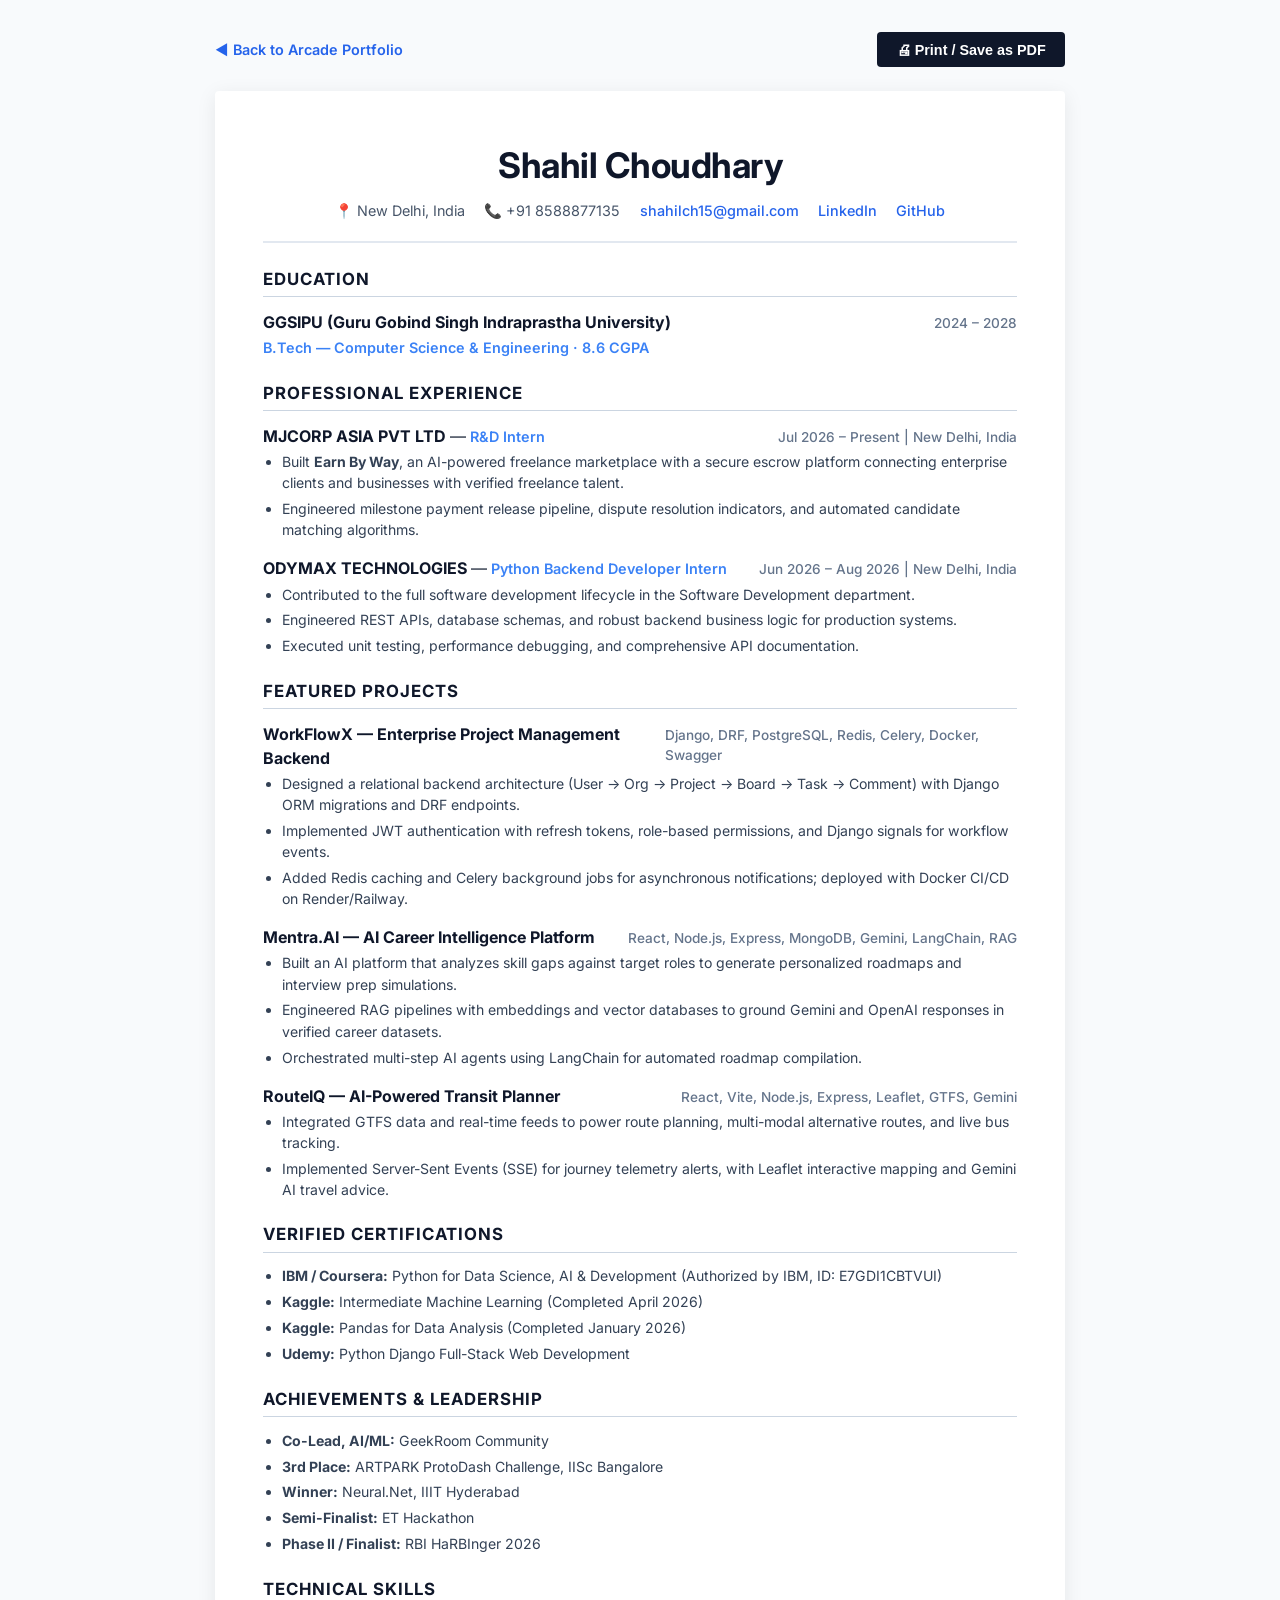
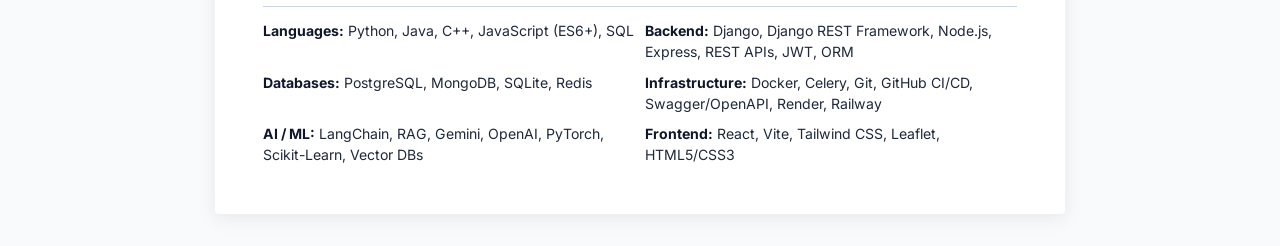
<file: resume.html>
<!DOCTYPE html>
<html lang="en">
<head>
  <meta charset="UTF-8">
  <meta name="viewport" content="width=device-width, initial-scale=1.0">
  <title>Shahil Choudhary - Resume</title>
  <link rel="stylesheet" href="https://fonts.googleapis.com/css2?family=Inter:wght@400;500;600;700&display=swap">
  <style>
    * { margin: 0; padding: 0; box-sizing: border-box; }
    body {
      font-family: 'Inter', -apple-system, BlinkMacSystemFont, sans-serif;
      color: #1e293b;
      background: #f8fafc;
      line-height: 1.5;
      padding: 2rem 1rem;
    }
    .resume-container {
      max-width: 850px;
      margin: 0 auto;
      background: #fff;
      padding: 3rem;
      box-shadow: 0 4px 20px rgba(0,0,0,0.08);
      border-radius: 4px;
    }
    .resume-header {
      text-align: center;
      border-bottom: 2px solid #e2e8f0;
      padding-bottom: 1.2rem;
      margin-bottom: 1.5rem;
    }
    .resume-header h1 {
      font-size: 2.2rem;
      font-weight: 700;
      color: #0f172a;
      letter-spacing: -0.5px;
    }
    .resume-header .contact-row {
      display: flex;
      justify-content: center;
      gap: 1.2rem;
      flex-wrap: wrap;
      margin-top: 0.5rem;
      font-size: 0.9rem;
      color: #475569;
    }
    .resume-header .contact-row a {
      color: #2563eb;
      text-decoration: none;
      font-weight: 500;
    }
    .resume-header .contact-row a:hover { text-decoration: underline; }
    .section-title {
      font-size: 1.05rem;
      font-weight: 700;
      color: #0f172a;
      text-transform: uppercase;
      letter-spacing: 1px;
      border-bottom: 1.5px solid #cbd5e1;
      padding-bottom: 0.25rem;
      margin-top: 1.4rem;
      margin-bottom: 0.8rem;
    }
    .item-block {
      margin-bottom: 1rem;
    }
    .item-header {
      display: flex;
      justify-content: space-between;
      align-items: baseline;
      margin-bottom: 0.2rem;
    }
    .item-title {
      font-size: 1rem;
      font-weight: 700;
      color: #0f172a;
    }
    .item-subtitle {
      font-size: 0.9rem;
      font-weight: 600;
      color: #3b82f6;
    }
    .item-date {
      font-size: 0.85rem;
      color: #64748b;
      font-weight: 500;
    }
    .item-bullets {
      list-style-type: disc;
      padding-left: 1.2rem;
      font-size: 0.88rem;
      color: #334155;
      display: flex;
      flex-direction: column;
      gap: 0.3rem;
    }
    .skills-grid {
      display: grid;
      grid-template-columns: repeat(2, 1fr);
      gap: 0.6rem;
      font-size: 0.88rem;
    }
    .skills-row strong {
      color: #0f172a;
    }
    .print-bar {
      max-width: 850px;
      margin: 0 auto 1.5rem auto;
      display: flex;
      justify-content: space-between;
      align-items: center;
    }
    .btn-print {
      background: #0f172a;
      color: #fff;
      padding: 0.6rem 1.2rem;
      border: none;
      border-radius: 4px;
      font-size: 0.9rem;
      font-weight: 600;
      cursor: pointer;
    }
    .btn-back-portfolio {
      color: #2563eb;
      text-decoration: none;
      font-size: 0.9rem;
      font-weight: 600;
    }
    @media print {
      body { background: #fff; padding: 0; }
      .resume-container { box-shadow: none; padding: 0; }
      .print-bar { display: none; }
    }
  </style>
</head>
<body>
  <div class="print-bar">
    <a href="index.html" class="btn-back-portfolio">◄ Back to Arcade Portfolio</a>
    <button class="btn-print" onclick="window.print()">🖨 Print / Save as PDF</button>
  </div>

  <div class="resume-container">
    <header class="resume-header">
      <h1>Shahil Choudhary</h1>
      <div class="contact-row">
        <span>📍 New Delhi, India</span>
        <span>📞 +91 8588877135</span>
        <a href="mailto:shahilch15@gmail.com">shahilch15@gmail.com</a>
        <a href="https://www.linkedin.com/in/shahil-choudhary-552a37276/" target="_blank">LinkedIn</a>
        <a href="https://github.com/Latiyan15" target="_blank">GitHub</a>
      </div>
    </header>

    <!-- Education -->
    <section>
      <h2 class="section-title">Education</h2>
      <div class="item-block">
        <div class="item-header">
          <div class="item-title">GGSIPU (Guru Gobind Singh Indraprastha University)</div>
          <div class="item-date">2024 – 2028</div>
        </div>
        <div class="item-subtitle">B.Tech — Computer Science & Engineering · 8.6 CGPA</div>
      </div>
    </section>

    <!-- Experience (2 Internships) -->
    <section>
      <h2 class="section-title">Professional Experience</h2>
      <!-- Internship 1 -->
      <div class="item-block">
        <div class="item-header">
          <div>
            <span class="item-title">MJCORP ASIA PVT LTD</span> — <span class="item-subtitle">R&D Intern</span>
          </div>
          <div class="item-date">Jul 2026 – Present | New Delhi, India</div>
        </div>
        <ul class="item-bullets">
          <li>Built <strong>Earn By Way</strong>, an AI-powered freelance marketplace with a secure escrow platform connecting enterprise clients and businesses with verified freelance talent.</li>
          <li>Engineered milestone payment release pipeline, dispute resolution indicators, and automated candidate matching algorithms.</li>
        </ul>
      </div>

      <!-- Internship 2 -->
      <div class="item-block">
        <div class="item-header">
          <div>
            <span class="item-title">ODYMAX TECHNOLOGIES</span> — <span class="item-subtitle">Python Backend Developer Intern</span>
          </div>
          <div class="item-date">Jun 2026 – Aug 2026 | New Delhi, India</div>
        </div>
        <ul class="item-bullets">
          <li>Contributed to the full software development lifecycle in the Software Development department.</li>
          <li>Engineered REST APIs, database schemas, and robust backend business logic for production systems.</li>
          <li>Executed unit testing, performance debugging, and comprehensive API documentation.</li>
        </ul>
      </div>
    </section>

    <!-- Projects -->
    <section>
      <h2 class="section-title">Featured Projects</h2>
      <div class="item-block">
        <div class="item-header">
          <div class="item-title">WorkFlowX — Enterprise Project Management Backend</div>
          <div class="item-date">Django, DRF, PostgreSQL, Redis, Celery, Docker, Swagger</div>
        </div>
        <ul class="item-bullets">
          <li>Designed a relational backend architecture (User → Org → Project → Board → Task → Comment) with Django ORM migrations and DRF endpoints.</li>
          <li>Implemented JWT authentication with refresh tokens, role-based permissions, and Django signals for workflow events.</li>
          <li>Added Redis caching and Celery background jobs for asynchronous notifications; deployed with Docker CI/CD on Render/Railway.</li>
        </ul>
      </div>

      <div class="item-block">
        <div class="item-header">
          <div class="item-title">Mentra.AI — AI Career Intelligence Platform</div>
          <div class="item-date">React, Node.js, Express, MongoDB, Gemini, LangChain, RAG</div>
        </div>
        <ul class="item-bullets">
          <li>Built an AI platform that analyzes skill gaps against target roles to generate personalized roadmaps and interview prep simulations.</li>
          <li>Engineered RAG pipelines with embeddings and vector databases to ground Gemini and OpenAI responses in verified career datasets.</li>
          <li>Orchestrated multi-step AI agents using LangChain for automated roadmap compilation.</li>
        </ul>
      </div>

      <div class="item-block">
        <div class="item-header">
          <div class="item-title">RouteIQ — AI-Powered Transit Planner</div>
          <div class="item-date">React, Vite, Node.js, Express, Leaflet, GTFS, Gemini</div>
        </div>
        <ul class="item-bullets">
          <li>Integrated GTFS data and real-time feeds to power route planning, multi-modal alternative routes, and live bus tracking.</li>
          <li>Implemented Server-Sent Events (SSE) for journey telemetry alerts, with Leaflet interactive mapping and Gemini AI travel advice.</li>
        </ul>
      </div>
    </section>

    <!-- Certifications (3 Verified Courses) -->
    <section>
      <h2 class="section-title">Verified Certifications</h2>
      <ul class="item-bullets">
        <li><strong>IBM / Coursera:</strong> Python for Data Science, AI & Development (Authorized by IBM, ID: E7GDI1CBTVUI)</li>
        <li><strong>Kaggle:</strong> Intermediate Machine Learning (Completed April 2026)</li>
        <li><strong>Kaggle:</strong> Pandas for Data Analysis (Completed January 2026)</li>
        <li><strong>Udemy:</strong> Python Django Full-Stack Web Development</li>
      </ul>
    </section>

    <!-- Achievements & Leadership -->
    <section>
      <h2 class="section-title">Achievements & Leadership</h2>
      <ul class="item-bullets">
        <li><strong>Co-Lead, AI/ML:</strong> GeekRoom Community</li>
        <li><strong>3rd Place:</strong> ARTPARK ProtoDash Challenge, IISc Bangalore</li>
        <li><strong>Winner:</strong> Neural.Net, IIIT Hyderabad</li>
        <li><strong>Semi-Finalist:</strong> ET Hackathon</li>
        <li><strong>Phase II / Finalist:</strong> RBI HaRBInger 2026</li>
      </ul>
    </section>

    <!-- Technical Skills -->
    <section>
      <h2 class="section-title">Technical Skills</h2>
      <div class="skills-grid">
        <div class="skills-row"><strong>Languages:</strong> Python, Java, C++, JavaScript (ES6+), SQL</div>
        <div class="skills-row"><strong>Backend:</strong> Django, Django REST Framework, Node.js, Express, REST APIs, JWT, ORM</div>
        <div class="skills-row"><strong>Databases:</strong> PostgreSQL, MongoDB, SQLite, Redis</div>
        <div class="skills-row"><strong>Infrastructure:</strong> Docker, Celery, Git, GitHub CI/CD, Swagger/OpenAPI, Render, Railway</div>
        <div class="skills-row"><strong>AI / ML:</strong> LangChain, RAG, Gemini, OpenAI, PyTorch, Scikit-Learn, Vector DBs</div>
        <div class="skills-row"><strong>Frontend:</strong> React, Vite, Tailwind CSS, Leaflet, HTML5/CSS3</div>
      </div>
    </section>
  </div>
</body>
</html>
</file>
<file: css/style.css>
/* ==========================================================================
   SHAHIL CHOUDHARY — PREMIUM PORTFOLIO v4.0
   Rich Dark/Light Mode | Vivid Accents | Deep Visual Hierarchy
   ========================================================================== */

@import url('https://fonts.googleapis.com/css2?family=Inter:wght@300;400;500;600;700;800;900&family=Fira+Code:wght@400;500&display=swap');

/* ============================================================
   THEME TOKENS — DARK (default)
   ============================================================ */
:root,
[data-theme="dark"] {
  --bg-base:       #050814;
  --bg-surface:    #0a0f26;
  --bg-card:       rgba(12, 19, 42, 0.85);
  --bg-card-hover: rgba(18, 29, 62, 0.95);
  --bg-border:     rgba(0, 240, 255, 0.12);
  --bg-border-h:   rgba(0, 240, 255, 0.4);
  --bg-input:      #0a0f26;

  --text-primary:  #f0f6ff;
  --text-secondary:#94a3cc;
  --text-muted:    #5a6b94;

  --accent:        #00f0ff;
  --accent-2:      #ff007f;
  --accent-3:      #8b5cf6;
  --accent-soft:   rgba(0, 240, 255, 0.12);
  --accent-glow:   rgba(0, 240, 255, 0.45);
  --pink-glow:     rgba(255, 0, 127, 0.4);
  --green:         #00ff9d;
  --green-soft:    rgba(0, 255, 157, 0.12);
  --cyan:          #00f0ff;
  --gold:          #ffe600;
  --pink:          #ff007f;
  --red:           #ff2a5f;

  --shadow-sm:  0 2px 10px rgba(0,0,0,0.5);
  --shadow-md:  0 8px 32px rgba(0,0,0,0.65);
  --shadow-lg:  0 20px 60px rgba(0,0,0,0.8);
  --shadow-acc: 0 0 25px rgba(0, 240, 255, 0.35);

  --orb-1: rgba(0, 240, 255, 0.28);
  --orb-2: rgba(255, 0, 127, 0.22);
  --orb-3: rgba(139, 92, 246, 0.2);
  --grid-line: rgba(0, 240, 255, 0.05);
}

/* ============================================================
   THEME TOKENS — LIGHT
   ============================================================ */
[data-theme="light"] {
  --bg-base:       #f8faff;
  --bg-surface:    #eef2ff;
  --bg-card:       #ffffff;
  --bg-card-hover: #f0f4ff;
  --bg-border:     rgba(99,102,241,0.12);
  --bg-border-h:   rgba(99,102,241,0.25);
  --bg-input:      #f8faff;

  --text-primary:  #0f172a;
  --text-secondary:#475569;
  --text-muted:    #94a3b8;

  --accent:        #4f46e5;
  --accent-2:      #7c3aed;
  --accent-soft:   rgba(79,70,229,0.08);
  --accent-glow:   rgba(79,70,229,0.2);
  --green:         #059669;
  --green-soft:    rgba(5,150,105,0.08);
  --cyan:          #0891b2;
  --gold:          #d97706;
  --pink:          #db2777;
  --red:           #dc2626;

  --shadow-sm:  0 2px 8px rgba(0,0,0,0.06);
  --shadow-md:  0 8px 32px rgba(0,0,0,0.08);
  --shadow-lg:  0 20px 60px rgba(0,0,0,0.12);
  --shadow-acc: 0 8px 32px rgba(79,70,229,0.2);

  --orb-1: rgba(99,102,241,0.12);
  --orb-2: rgba(124,58,237,0.08);
  --orb-3: rgba(6,182,212,0.06);
  --grid-line: rgba(99,102,241,0.06);
}

/* ============================================================
   RESET & BASE
   ============================================================ */
*, *::before, *::after { margin:0; padding:0; box-sizing:border-box; }
html { scroll-behavior: smooth; font-size: 16px; }

body {
  font-family: 'Inter', -apple-system, BlinkMacSystemFont, sans-serif;
  background-color: var(--bg-base);
  color: var(--text-primary);
  line-height: 1.65;
  -webkit-font-smoothing: antialiased;
  overflow-x: hidden;
  transition: background-color 0.3s ease, color 0.3s ease;
}

::-webkit-scrollbar { width: 6px; }
::-webkit-scrollbar-track { background: var(--bg-base); }
::-webkit-scrollbar-thumb { background: var(--accent); border-radius: 3px; }
::selection { background: var(--accent); color: #fff; }
a { color: inherit; text-decoration: none; }
img { display: block; max-width: 100%; }
button { font-family: inherit; cursor: pointer; border: none; background: none; }

/* ============================================================
   LAYOUT
   ============================================================ */
.container { width: 100%; max-width: 1160px; margin: 0 auto; padding: 0 28px; }

.gradient-text {
  background: linear-gradient(135deg, var(--accent) 0%, var(--accent-2) 40%, var(--cyan) 75%, var(--pink) 100%);
  background-size: 250% 250%;
  -webkit-background-clip: text;
  -webkit-text-fill-color: transparent;
  background-clip: text;
  animation: gradientShift 6s ease infinite;
}
@keyframes gradientShift {
  0% { background-position: 0% 50%; }
  50% { background-position: 100% 50%; }
  100% { background-position: 0% 50%; }
}

/* Scroll progress bar */
.scroll-progress-bar {
  position: fixed; top: 0; left: 0; height: 3px; width: 0%;
  background: linear-gradient(90deg, var(--accent), var(--accent-2), var(--cyan));
  z-index: 10001;
  transition: width 0.08s linear;
  box-shadow: 0 0 10px var(--accent-glow);
}

/* Ambient cursor glow spotlight */
.cursor-glow {
  position: fixed;
  width: 520px; height: 520px;
  border-radius: 50%;
  background: radial-gradient(circle, var(--accent-glow) 0%, transparent 65%);
  pointer-events: none;
  z-index: 999;
  transform: translate(-50%, -50%);
  opacity: 0.16;
  transition: opacity 0.3s ease;
  mix-blend-mode: screen;
}
[data-theme="light"] .cursor-glow {
  opacity: 0.1;
  mix-blend-mode: multiply;
}
@media (hover: none) or (max-width: 768px) {
  .cursor-glow { display: none !important; }
}

/* ============================================================
   NAVBAR
   ============================================================ */
.navbar {
  position: fixed; top:0; left:0; right:0; z-index:1000;
  transition: background 0.3s, box-shadow 0.3s, padding 0.3s;
}
.navbar.scrolled {
  background: rgba(7,11,18,0.92);
  backdrop-filter: blur(24px);
  -webkit-backdrop-filter: blur(24px);
  border-bottom: 1px solid var(--bg-border);
  box-shadow: 0 4px 32px rgba(0,0,0,0.3);
}
[data-theme="light"] .navbar.scrolled {
  background: rgba(248,250,255,0.92);
  box-shadow: 0 4px 32px rgba(0,0,0,0.08);
}

.nav-inner {
  display: flex; align-items: center; justify-content: space-between;
  max-width: 1160px; margin: 0 auto; padding: 22px 28px;
  transition: padding 0.3s;
}
.navbar.scrolled .nav-inner { padding: 14px 28px; }

.nav-logo {
  font-family: 'Fira Code', monospace;
  font-size: 1.05rem; font-weight: 500;
}
.logo-bracket { color: var(--text-muted); }
.logo-dot     { color: var(--accent); }
.logo-acc     { color: var(--accent-2); }

.nav-right { display: flex; align-items: center; gap: 6px; }

.nav-links {
  display: flex; align-items: center; gap: 4px; list-style: none;
}
.nav-link {
  padding: 8px 14px;
  border-radius: 8px;
  font-size: 0.88rem; font-weight: 500;
  color: var(--text-secondary);
  transition: color 0.15s, background 0.15s;
}
.nav-link:hover, .nav-link.active { color: var(--text-primary); background: var(--bg-border); }
.nav-link.nav-cta {
  background: var(--accent); color: #fff;
  padding: 8px 20px; border-radius: 8px; font-weight: 600;
  box-shadow: 0 4px 16px var(--accent-glow);
}
.nav-link.nav-cta:hover { background: var(--accent-2); transform: translateY(-1px); }

/* Theme toggle */
.theme-toggle {
  width: 38px; height: 38px;
  border-radius: 10px;
  background: var(--bg-card);
  border: 1px solid var(--bg-border);
  color: var(--text-secondary);
  display: flex; align-items: center; justify-content: center;
  font-size: 1rem;
  cursor: pointer;
  transition: all 0.2s;
  margin-right: 4px;
}
.theme-toggle:hover { border-color: var(--accent); color: var(--accent); background: var(--accent-soft); }

/* Hamburger */
.nav-hamburger {
  display: none; flex-direction: column; gap: 5px; padding: 6px; cursor: pointer;
}
.nav-hamburger span {
  width: 22px; height: 2px; background: var(--text-primary); border-radius: 2px; transition: 0.3s;
}

/* ============================================================
   SHARED SECTION STYLES
   ============================================================ */
.section { padding: 110px 0; }
.section-alt { background: var(--bg-surface); }

.section-header { text-align: center; max-width: 620px; margin: 0 auto 72px; }

.section-tag {
  display: inline-flex; align-items: center; gap: 6px;
  font-family: 'Fira Code', monospace;
  font-size: 0.75rem; font-weight: 500; letter-spacing: 0.08em;
  color: var(--accent);
  background: var(--accent-soft);
  border: 1px solid rgba(99,102,241,0.25);
  padding: 5px 14px; border-radius: 100px;
  margin-bottom: 16px;
}
.section-tag::before { content: '//'; opacity: 0.5; }

.section-title {
  font-size: clamp(2rem, 3.5vw, 2.8rem);
  font-weight: 800; letter-spacing: -0.04em; line-height: 1.15;
  color: var(--text-primary); margin-bottom: 16px;
}
.section-title.left { text-align: left; }

.section-desc { font-size: 1rem; color: var(--text-secondary); line-height: 1.75; }

/* Divider ornament */
.section-divider {
  display: flex; align-items: center; gap: 16px;
  max-width: 120px; margin: 0 auto 20px;
}
.divider-line { flex:1; height:1px; background: var(--bg-border); }
.divider-dot { width:6px; height:6px; border-radius:50%; background: var(--accent); }

/* ============================================================
   BUTTONS
   ============================================================ */
.btn {
  display: inline-flex; align-items: center; gap: 8px;
  padding: 13px 28px; border-radius: 10px;
  font-size: 0.92rem; font-weight: 600; font-family: inherit;
  cursor: pointer; border: none; text-decoration: none;
  transition: all 0.25s cubic-bezier(0.16,1,0.3,1);
  white-space: nowrap;
}
.btn-primary {
  background: var(--accent); color: #fff;
  box-shadow: 0 4px 20px var(--accent-glow);
}
.btn-primary:hover {
  background: var(--accent-2); transform: translateY(-2px);
  box-shadow: 0 8px 28px var(--accent-glow);
}
.btn-secondary {
  background: transparent; color: var(--text-primary);
  border: 1.5px solid var(--bg-border-h);
}
.btn-secondary:hover {
  border-color: var(--accent); color: var(--accent); background: var(--accent-soft);
  transform: translateY(-2px);
}
.btn-ghost {
  background: transparent; color: var(--text-secondary);
  border: 1px solid var(--bg-border);
  padding: 8px 16px; font-size: 0.82rem;
}
.btn-ghost:hover { border-color: var(--accent); color: var(--accent); }
.btn-sm { padding: 8px 18px; font-size: 0.82rem; border-radius: 8px; }
.btn-full { width: 100%; justify-content: center; }

/* ============================================================
   HERO
   ============================================================ */
.hero {
  position: relative; min-height: 100vh;
  display: flex; align-items: center;
  padding: 110px 0 80px; overflow: hidden;
}

/* Background */
.hero-bg { position: absolute; inset:0; pointer-events:auto; overflow:hidden; }

.hero-canvas {
  position: absolute; inset: 0; width: 100%; height: 100%;
  pointer-events: auto; z-index: 1; opacity: 0.9;
}

.hero-orb {
  position: absolute; border-radius: 50%; filter: blur(90px);
  animation: orbFloat 10s ease-in-out infinite; pointer-events: none;
}
.orb-1 { width:700px; height:700px; top:-200px; left:-150px; background: radial-gradient(circle, var(--orb-1) 0%, transparent 70%); animation-duration:9s; }
.orb-2 { width:500px; height:500px; bottom:-100px; right:-50px; background: radial-gradient(circle, var(--orb-2) 0%, transparent 70%); animation-delay:3s; animation-duration:11s; }
.orb-3 { width:300px; height:300px; top:40%; right:25%; background: radial-gradient(circle, var(--orb-3) 0%, transparent 70%); animation-delay:6s; }

@keyframes orbFloat {
  0%,100% { transform: translate(0,0) scale(1); }
  33%      { transform: translate(30px,-40px) scale(1.05); }
  66%      { transform: translate(-20px,25px) scale(0.95); }
}

.hero-grid {
  position: absolute; inset: 0; pointer-events: none;
  background-image:
    linear-gradient(var(--grid-line) 1px, transparent 1px),
    linear-gradient(90deg, var(--grid-line) 1px, transparent 1px);
  background-size: 48px 48px;
}

/* Spotlight */
.hero-spotlight {
  position: absolute; inset:0;
  background: radial-gradient(ellipse 70% 60% at 65% 40%, transparent 60%, var(--bg-base) 100%);
  pointer-events: none;
}

/* Content */
.hero-content {
  position: relative; z-index:2;
  display: grid; grid-template-columns: 1fr 1fr;
  gap: 80px; align-items: center;
}

/* Left */
.hero-badge {
  display: inline-flex; align-items: center; gap: 8px;
  font-size: 0.82rem; color: var(--text-secondary);
  background: var(--bg-card);
  border: 1px solid var(--bg-border);
  padding: 7px 16px; border-radius: 100px;
  margin-bottom: 28px; width: fit-content;
  box-shadow: var(--shadow-sm);
  transition: transform 0.2s, border-color 0.2s;
}
.hero-badge:hover { transform: translateY(-2px); border-color: var(--accent); }
.badge-dot {
  width: 8px; height: 8px; border-radius: 50%;
  background: var(--green);
  box-shadow: 0 0 8px var(--green);
  animation: blink 2s ease-in-out infinite;
}
@keyframes blink { 0%,100%{opacity:1;} 50%{opacity:0.4;} }

.hero-title {
  font-size: clamp(2.4rem, 5vw, 4rem);
  font-weight: 900; letter-spacing: -0.05em;
  line-height: 1.12; margin-bottom: 24px;
}

.hero-typewriter-wrap {
  display: inline-flex; align-items: baseline; flex-wrap: wrap;
  font-size: clamp(1.7rem, 3.4vw, 2.6rem);
  font-weight: 800; letter-spacing: -0.03em;
  min-height: 1.3em; margin-top: 6px;
}
.typewriter-prefix {
  color: var(--text-secondary); margin-right: 10px; font-weight: 600;
}
.typewriter-word {
  background: linear-gradient(135deg, var(--accent) 0%, var(--accent-2) 50%, var(--cyan) 100%);
  -webkit-background-clip: text; -webkit-text-fill-color: transparent; background-clip: text;
  font-weight: 900;
}
.typewriter-cursor {
  display: inline-block; font-weight: 300; color: var(--accent);
  margin-left: 2px; animation: cursorBlink 0.8s infinite;
}
@keyframes cursorBlink { 0%, 100% { opacity: 1; } 50% { opacity: 0; } }

.hero-desc {
  font-size: 1.08rem; color: var(--text-secondary);
  line-height: 1.8; margin-bottom: 30px; max-width: 480px;
}

.hero-tags {
  display: flex; flex-wrap: wrap; gap: 8px; margin-bottom: 36px;
}
.tag {
  font-size: 0.78rem; font-family: 'Fira Code', monospace;
  padding: 5px 13px;
  background: var(--bg-card);
  border: 1px solid var(--bg-border);
  border-radius: 8px; color: var(--text-secondary);
  transition: border-color 0.15s, color 0.15s, background 0.15s;
}
.tag:hover { border-color: var(--accent); color: var(--accent); background: var(--accent-soft); }

.hero-actions { display: flex; gap: 14px; margin-bottom: 40px; flex-wrap: wrap; }

.hero-socials { display: flex; gap: 10px; }
.social-link {
  width: 42px; height: 42px;
  display: flex; align-items: center; justify-content: center;
  background: var(--bg-card);
  border: 1px solid var(--bg-border);
  border-radius: 10px; color: var(--text-muted);
  transition: all 0.2s;
}
.social-link svg { width: 18px; height: 18px; }
.social-link:hover { color: var(--accent); border-color: var(--accent); background: var(--accent-soft); transform: translateY(-2px); }

/* Right — Avatar */
.hero-img-col { display: flex; justify-content: center; align-items: center; }

.hero-avatar-wrap { position: relative; width: 380px; height: 380px; }

/* Spinning gradient ring */
.avatar-glow-ring {
  position: absolute; inset: -4px; border-radius: 50%;
  background: conic-gradient(var(--accent) 0deg, var(--accent-2) 90deg, var(--accent-3) 180deg, var(--green) 270deg, var(--accent) 360deg);
  animation: spinRing 5s linear infinite;
  filter: blur(3px) drop-shadow(0 0 16px var(--accent-glow));
}
.avatar-glow-ring::after {
  content: '';
  position: absolute; inset: 4px; border-radius: 50%;
  background: var(--bg-base);
}
@keyframes spinRing { to { transform: rotate(360deg); } }

.hero-avatar {
  position: absolute; inset: 8px; border-radius: 50%;
  object-fit: cover; z-index: 1;
  border: 3px solid var(--bg-surface);
}

/* Floating stat cards */
.avatar-stats-card {
  position: absolute; z-index: 2;
  background: var(--bg-card);
  backdrop-filter: blur(20px);
  -webkit-backdrop-filter: blur(20px);
  border: 1px solid var(--bg-border-h);
  border-radius: 14px;
  padding: 12px 18px;
  display: flex; align-items: center; gap: 10px;
  box-shadow: var(--shadow-md);
  animation: floatCard 3s ease-in-out infinite;
  white-space: nowrap;
}
.card-1 { bottom: 30px; left: -70px; animation-delay: 0s; }
.card-2 { top: 30px; right: -70px; animation-delay: 1.2s; }
.card-3 { bottom: -15px; right: -30px; animation-delay: 2.4s; }

@keyframes floatCard {
  0%,100% { transform: translateY(0); }
  50%      { transform: translateY(-8px); }
}

.stat-icon { font-size: 1.3rem; }
.stat-val { font-size: 0.92rem; font-weight: 700; color: var(--text-primary); }
.stat-label { font-size: 0.7rem; color: var(--text-muted); margin-top: 1px; }

/* Scroll cue */
.hero-scroll-cue {
  position: absolute; bottom: 36px; left: 50%; transform: translateX(-50%);
  display: flex; flex-direction: column; align-items: center; gap: 8px;
  color: var(--text-muted); font-size: 0.72rem; letter-spacing: 0.15em; text-transform: uppercase;
  animation: cueFloat 2.5s ease-in-out infinite;
}
.scroll-arrow { font-size: 1rem; animation: arrowBounce 1.5s ease-in-out infinite; }
@keyframes cueFloat { 0%,100%{opacity:1;} 50%{opacity:0.4;} }
@keyframes arrowBounce { 0%,100%{transform:translateY(0);} 50%{transform:translateY(5px);} }

/* ============================================================
   STATS BAR (between hero and projects)
   ============================================================ */
.stats-bar {
  padding: 0;
  background: var(--bg-surface);
  border-top: 1px solid var(--bg-border);
  border-bottom: 1px solid var(--bg-border);
}
.stats-bar-inner {
  display: grid; grid-template-columns: repeat(4, 1fr);
  max-width: 1160px; margin: 0 auto;
}
.stat-bar-item {
  padding: 32px 24px;
  text-align: center;
  border-right: 1px solid var(--bg-border);
  position: relative;
}
.stat-bar-item:last-child { border-right: none; }
.stat-bar-item::after {
  content: '';
  position: absolute; bottom: 0; left: 50%; transform: translateX(-50%);
  width: 0; height: 3px; background: var(--accent); border-radius: 2px;
  transition: width 0.4s ease;
}
.stat-bar-item:hover::after { width: 60px; }
.sbi-val {
  font-size: 2.4rem; font-weight: 900; letter-spacing: -0.04em;
  background: linear-gradient(135deg, var(--accent), var(--accent-2));
  -webkit-background-clip: text; -webkit-text-fill-color: transparent; background-clip: text;
}
.sbi-label { font-size: 0.82rem; color: var(--text-secondary); margin-top: 4px; font-weight: 500; }

/* ============================================================
   PROJECTS
   ============================================================ */
.projects-grid {
  display: grid;
  grid-template-columns: repeat(2, 1fr);
  gap: 24px;
}

.project-card {
  background: var(--bg-card);
  border: 1px solid var(--bg-border);
  border-radius: 20px; overflow: hidden;
  transition: transform 0.3s cubic-bezier(0.16,1,0.3,1), border-color 0.3s, box-shadow 0.3s;
  position: relative;
}
.project-card:hover {
  transform: translateY(-8px);
  border-color: rgba(99,102,241,0.4);
  box-shadow: 0 20px 60px rgba(99,102,241,0.2);
}

/* Top accent bar */
.project-card::before {
  content: '';
  position: absolute; top:0; left:0; right:0; height:3px;
  background: linear-gradient(90deg, var(--accent), var(--accent-2));
  opacity: 0; transition: opacity 0.3s;
}
.project-card:hover::before { opacity: 1; }

.project-card.featured {
  grid-column: span 2;
  display: grid; grid-template-columns: 1.5fr 1fr;
}
.project-card.featured .project-img-wrap { min-height: 300px; height: 100%; }

.project-img-wrap {
  position: relative; overflow: hidden; height: 220px;
}
.project-img-wrap img {
  width: 100%; height: 100%; object-fit: cover;
  transition: transform 0.6s cubic-bezier(0.16,1,0.3,1);
}
.project-card:hover .project-img-wrap img { transform: scale(1.08); }

/* Gradient overlay on image */
.project-img-wrap::after {
  content: '';
  position: absolute; inset:0;
  background: linear-gradient(to top, rgba(7,11,18,0.7) 0%, transparent 60%);
  pointer-events: none;
}
[data-theme="light"] .project-img-wrap::after {
  background: linear-gradient(to top, rgba(15,23,42,0.5) 0%, transparent 60%);
}

.project-overlay {
  position: absolute; inset:0;
  background: rgba(7,11,18,0.82);
  display: flex; align-items: center; justify-content: center; gap: 12px;
  opacity: 0; transition: opacity 0.3s;
  backdrop-filter: blur(4px); z-index: 1;
}
.project-card:hover .project-overlay { opacity: 1; }

.overlay-btn {
  padding: 10px 22px;
  background: var(--accent); color: #fff;
  border-radius: 8px; font-size: 0.85rem; font-weight: 600;
  transition: background 0.2s, transform 0.2s;
}
.overlay-btn:hover { background: var(--accent-2); transform: scale(1.05); }
.overlay-btn-ghost {
  background: transparent; border: 1.5px solid rgba(255,255,255,0.4);
}
.overlay-btn-ghost:hover { border-color: var(--accent-2); background: var(--accent-soft); }

.project-badge {
  position: absolute; top: 14px; left: 14px; z-index: 2;
  font-size: 0.7rem; font-weight: 700; padding: 4px 12px;
  background: var(--accent); color: #fff; border-radius: 100px;
  letter-spacing: 0.06em;
}
.badge-gold { background: var(--gold); color: #000; }
.badge-featured {
  position: absolute; top: 14px; right: 14px; z-index: 2;
  font-size: 0.7rem; font-weight: 700; padding: 4px 12px;
  background: linear-gradient(135deg, var(--gold), #f97316);
  color: #000; border-radius: 100px; letter-spacing: 0.06em;
}

.project-body {
  padding: 28px;
  display: flex; flex-direction: column; gap: 14px;
}

.project-title {
  font-size: 1.3rem; font-weight: 800; letter-spacing: -0.03em;
  color: var(--text-primary);
}

.project-desc { font-size: 0.9rem; color: var(--text-secondary); line-height: 1.75; flex:1; }

.project-tags {
  display: flex; flex-wrap: wrap; gap: 6px;
}
.project-tags span {
  font-size: 0.73rem; font-family: 'Fira Code', monospace;
  padding: 3px 10px;
  background: var(--accent-soft);
  color: var(--accent-2);
  border-radius: 100px;
  border: 1px solid rgba(99,102,241,0.2);
}

.project-links { display: flex; gap: 10px; margin-top: 6px; }
.proj-link {
  display: inline-flex; align-items: center; gap: 6px;
  font-size: 0.84rem; font-weight: 600;
  color: var(--accent); padding: 9px 18px;
  border: 1.5px solid var(--accent); border-radius: 8px;
  transition: all 0.2s;
}
.proj-link svg { width: 14px; height: 14px; }
.proj-link:hover { background: var(--accent); color: #fff; }
.proj-link-ghost { color: var(--text-secondary); border-color: var(--bg-border-h); }
.proj-link-ghost:hover { background: var(--bg-card-hover); color: var(--text-primary); }

/* ============================================================
   SKILLS
   ============================================================ */
/* ============================================================
   SKILLS & TECHNICAL CAPABILITIES
   ============================================================ */
.skills-filter-bar {
  display: flex; align-items: center; justify-content: center;
  gap: 10px; flex-wrap: wrap; margin-bottom: 40px;
}
.skill-filter-btn {
  padding: 9px 20px; border-radius: 100px;
  font-size: 0.84rem; font-weight: 600;
  color: var(--text-secondary);
  background: var(--bg-card);
  border: 1px solid var(--bg-border);
  cursor: pointer;
  transition: all 0.25s cubic-bezier(0.16, 1, 0.3, 1);
  box-shadow: var(--shadow-sm);
}
.skill-filter-btn:hover {
  color: var(--text-primary);
  border-color: var(--accent);
  transform: translateY(-2px);
}
.skill-filter-btn.active {
  background: var(--accent);
  color: #050814;
  font-weight: 700;
  border-color: var(--accent);
  box-shadow: 0 4px 20px var(--accent-glow);
}
[data-theme="light"] .skill-filter-btn.active {
  color: #ffffff;
  background: var(--accent);
}

.skills-grid {
  display: grid;
  grid-template-columns: repeat(2, 1fr);
  gap: 24px;
  margin-bottom: 36px;
}

.skill-category-card {
  background: var(--bg-card);
  border: 1px solid var(--bg-border);
  border-radius: 20px;
  padding: 28px;
  display: flex;
  flex-direction: column;
  gap: 20px;
  position: relative;
  overflow: hidden;
  box-shadow: var(--shadow-sm);
  transition: border-color 0.3s, box-shadow 0.3s, transform 0.3s cubic-bezier(0.16,1,0.3,1);
}
.skill-category-card::before {
  content: '';
  position: absolute; top: 0; left: 0; right: 0; height: 2.5px;
  background: linear-gradient(90deg, var(--accent) 0%, var(--accent-2) 60%, var(--cyan) 100%);
  opacity: 0.7;
}
.skill-category-card:hover {
  border-color: var(--accent);
  box-shadow: 0 16px 40px var(--accent-glow);
  transform: translateY(-4px);
}

.skill-category-card.cat-hidden { display: none !important; }
.skill-category-card.cat-anim-in {
  animation: sccFadeIn 0.35s cubic-bezier(0.16,1,0.3,1) forwards;
}
@keyframes sccFadeIn {
  from { opacity: 0; transform: translateY(16px) scale(0.98); }
  to { opacity: 1; transform: translateY(0) scale(1); }
}

/* Card Header */
.scc-header {
  display: flex;
  align-items: flex-start;
  gap: 16px;
  border-bottom: 1px solid var(--bg-border);
  padding-bottom: 18px;
}
.scc-icon-wrap {
  width: 48px;
  height: 48px;
  border-radius: 14px;
  background: var(--accent-soft);
  display: flex;
  align-items: center;
  justify-content: center;
  font-size: 1.5rem;
  flex-shrink: 0;
  border: 1px solid var(--bg-border-h);
}
.scc-meta { flex: 1; min-width: 0; }
.scc-top-row {
  display: flex;
  align-items: center;
  justify-content: space-between;
  gap: 10px;
  flex-wrap: wrap;
  margin-bottom: 4px;
}
.scc-top-row h3 {
  font-size: 1.15rem;
  font-weight: 800;
  color: var(--text-primary);
  letter-spacing: -0.02em;
}
.scc-sub {
  font-size: 0.85rem;
  color: var(--text-secondary);
  line-height: 1.45;
}
.scc-badge {
  font-size: 0.68rem;
  font-weight: 700;
  padding: 3px 10px;
  border-radius: 100px;
  font-family: 'Fira Code', monospace;
  letter-spacing: 0.04em;
  text-transform: uppercase;
}
.badge-cyan   { background: rgba(0, 240, 255, 0.12); color: var(--accent); border: 1px solid var(--accent); }
.badge-indigo { background: rgba(99, 102, 241, 0.14); color: var(--accent-2); border: 1px solid rgba(99, 102, 241, 0.3); }
.badge-green  { background: var(--green-soft); color: var(--green); border: 1px solid rgba(0, 255, 157, 0.3); }
.badge-purple { background: rgba(139, 92, 246, 0.14); color: var(--accent-3); border: 1px solid rgba(139, 92, 246, 0.3); }
.badge-gold   { background: rgba(255, 230, 0, 0.12); color: var(--gold); border: 1px solid rgba(255, 230, 0, 0.3); }

/* Tech Chips Inside Card */
.scc-chips {
  display: flex;
  flex-direction: column;
  gap: 10px;
}
.tech-chip {
  display: flex;
  align-items: center;
  justify-content: space-between;
  gap: 12px;
  padding: 10px 14px;
  background: var(--bg-surface);
  border: 1px solid var(--bg-border);
  border-radius: 12px;
  transition: all 0.2s ease;
}
.tech-chip:hover {
  background: var(--bg-card-hover);
  border-color: var(--accent);
  transform: translateX(4px);
}
.tc-name {
  font-size: 0.92rem;
  font-weight: 700;
  color: var(--text-primary);
  white-space: nowrap;
}
.tc-desc {
  flex: 1;
  font-size: 0.8rem;
  color: var(--text-secondary);
  text-align: right;
  line-height: 1.35;
}
.tc-status {
  font-size: 0.65rem;
  font-weight: 700;
  font-family: 'Fira Code', monospace;
  padding: 2px 8px;
  border-radius: 6px;
  white-space: nowrap;
  letter-spacing: 0.05em;
  text-transform: uppercase;
}
.tc-prod { background: var(--green-soft); color: var(--green); border: 1px solid rgba(0, 255, 157, 0.25); }
.tc-adv  { background: var(--accent-soft); color: var(--accent); border: 1px solid var(--accent); }
.tc-core { background: rgba(255, 230, 0, 0.1); color: var(--gold); border: 1px solid rgba(255, 230, 0, 0.25); }

/* Card Footer */
.scc-footer {
  display: flex;
  align-items: center;
  gap: 8px;
  flex-wrap: wrap;
  padding-top: 14px;
  border-top: 1px dashed var(--bg-border);
  font-size: 0.78rem;
}
.scc-proof-label {
  color: var(--text-muted);
  font-weight: 600;
}
.scc-project-tag {
  font-family: 'Fira Code', monospace;
  font-size: 0.72rem;
  padding: 3px 9px;
  border-radius: 6px;
  background: var(--bg-surface);
  color: var(--accent);
  border: 1px solid var(--bg-border);
}

/* Active Research Banner */
.learning-banner {
  background: var(--bg-card);
  border: 1px solid var(--bg-border);
  border-radius: 16px;
  padding: 18px 24px;
  display: flex;
  align-items: center;
  gap: 16px;
  flex-wrap: wrap;
  box-shadow: var(--shadow-sm);
}
.learning-icon { font-size: 1.4rem; color: var(--accent); }
.learning-text { flex: 1; font-size: 0.92rem; color: var(--text-secondary); }
.learning-text strong { color: var(--text-primary); }
.learning-badge {
  font-family: 'Fira Code', monospace;
  font-size: 0.72rem;
  font-weight: 700;
  letter-spacing: 0.08em;
  color: var(--gold);
  background: rgba(255, 230, 0, 0.1);
  border: 1px solid rgba(255, 230, 0, 0.3);
  padding: 4px 12px;
  border-radius: 100px;
}

/* ============================================================
   EXPERIENCE & ACHIEVEMENTS — CYBERPUNK BLURRED BACKDROP & HUD
   ============================================================ */
.exp-cyber-section {
  position: relative;
  overflow: hidden;
  isolation: isolate;
  padding: 120px 0;
  border-top: 1px solid rgba(0, 240, 255, 0.22);
  border-bottom: 1px solid rgba(255, 0, 127, 0.2);
}

/* Layer 1: High-res Cyberpunk Skyline with Realistic Depth-of-Field Bokeh Blur */
.exp-cyber-bg {
  position: absolute;
  inset: 0;
  pointer-events: none;
  z-index: 0;
  overflow: hidden;
}

.exp-cyber-img {
  position: absolute;
  inset: -35px;
  background-image: url('../assets/images/cyberpunk_experience_bg.jpg');
  background-size: cover;
  background-position: center 36%;
  background-repeat: no-repeat;
  filter: blur(7px) saturate(1.5) brightness(0.86);
  transform: scale(1.04);
  opacity: 0.82;
  transition: opacity 0.4s ease, filter 0.4s ease;
}

[data-theme="light"] .exp-cyber-img {
  filter: blur(9px) saturate(1.2) brightness(1.02);
  opacity: 0.34;
}

/* Layer 2: Cyber Atmospheric Gradient & Contrast Overlay */
.exp-cyber-overlay {
  position: absolute;
  inset: 0;
  background: 
    radial-gradient(circle at 18% 22%, rgba(0, 240, 255, 0.2) 0%, transparent 48%),
    radial-gradient(circle at 82% 78%, rgba(255, 0, 127, 0.18) 0%, transparent 48%),
    radial-gradient(circle at 50% 15%, rgba(139, 92, 246, 0.14) 0%, transparent 55%),
    linear-gradient(180deg, rgba(5, 8, 20, 0.78) 0%, rgba(6, 11, 26, 0.6) 42%, rgba(5, 8, 20, 0.84) 100%);
}

[data-theme="light"] .exp-cyber-overlay {
  background: 
    radial-gradient(circle at 20% 20%, rgba(79, 70, 229, 0.08) 0%, transparent 60%),
    radial-gradient(circle at 80% 80%, rgba(219, 39, 119, 0.06) 0%, transparent 60%),
    linear-gradient(180deg, rgba(248, 250, 255, 0.86) 0%, rgba(240, 245, 255, 0.74) 50%, rgba(248, 250, 255, 0.9) 100%);
}

/* Layer 3: High-Tech Cyber Perspective Grid Overlay */
.exp-cyber-grid {
  position: absolute;
  inset: 0;
  background-image: 
    linear-gradient(rgba(0, 240, 255, 0.07) 1px, transparent 1px),
    linear-gradient(90deg, rgba(0, 240, 255, 0.07) 1px, transparent 1px);
  background-size: 44px 44px;
  mask-image: radial-gradient(ellipse at 50% 50%, rgba(0,0,0,0.85) 20%, transparent 80%);
  -webkit-mask-image: radial-gradient(ellipse at 50% 50%, rgba(0,0,0,0.85) 20%, transparent 80%);
}

[data-theme="light"] .exp-cyber-grid {
  background-image: 
    linear-gradient(rgba(99, 102, 241, 0.05) 1px, transparent 1px),
    linear-gradient(90deg, rgba(99, 102, 241, 0.05) 1px, transparent 1px);
}

/* Layer 4: Foreground Content Container */
.exp-content-wrap {
  position: relative;
  z-index: 2;
}

/* Glowing Cyber Section Header */
.exp-cyber-section .section-header {
  margin-bottom: 52px;
}

.exp-cyber-section .section-tag {
  background: rgba(0, 240, 255, 0.14);
  border: 1px solid rgba(0, 240, 255, 0.4);
  color: #00f0ff;
  box-shadow: 0 0 16px rgba(0, 240, 255, 0.25);
}

[data-theme="light"] .exp-cyber-section .section-tag {
  background: rgba(79, 70, 229, 0.1);
  border-color: rgba(79, 70, 229, 0.35);
  color: #4f46e5;
  box-shadow: 0 0 12px rgba(79, 70, 229, 0.15);
}

.exp-cyber-section .section-title {
  background: linear-gradient(135deg, #ffffff 30%, #00f0ff 100%);
  -webkit-background-clip: text;
  -webkit-text-fill-color: transparent;
  background-clip: text;
  filter: drop-shadow(0 0 20px rgba(0, 240, 255, 0.35));
}

[data-theme="light"] .exp-cyber-section .section-title {
  background: linear-gradient(135deg, #0f172a 30%, #4f46e5 100%);
  -webkit-background-clip: text;
  -webkit-text-fill-color: transparent;
  background-clip: text;
  filter: none;
}

.exp-cyber-section .section-desc {
  color: #cbd5e1;
  text-shadow: 0 2px 10px rgba(0, 0, 0, 0.6);
}

[data-theme="light"] .exp-cyber-section .section-desc {
  color: #475569;
  text-shadow: none;
}

/* HUD Track Switcher */
.exp-track-switcher {
  display: flex;
  align-items: center;
  justify-content: center;
  gap: 10px;
  margin: 0 auto 48px auto;
  padding: 6px;
  border-radius: 100px;
  background: rgba(9, 15, 36, 0.85);
  backdrop-filter: blur(20px);
  -webkit-backdrop-filter: blur(20px);
  border: 1.5px solid rgba(0, 240, 255, 0.28);
  box-shadow: 0 10px 30px rgba(0, 0, 0, 0.5), 0 0 24px rgba(0, 240, 255, 0.12);
  width: fit-content;
  max-width: 100%;
  flex-wrap: wrap;
}

[data-theme="light"] .exp-track-switcher {
  background: rgba(255, 255, 255, 0.94);
  border-color: rgba(99, 102, 241, 0.22);
  box-shadow: 0 10px 30px rgba(0, 0, 0, 0.06);
}

.exp-track-btn {
  display: inline-flex;
  align-items: center;
  gap: 10px;
  padding: 12px 26px;
  border-radius: 100px;
  font-size: 0.92rem;
  font-weight: 600;
  color: var(--text-secondary);
  background: transparent;
  border: 1px solid transparent;
  cursor: pointer;
  transition: all 0.25s cubic-bezier(0.16, 1, 0.3, 1);
}

.exp-track-btn:hover {
  color: #ffffff;
  background: rgba(0, 240, 255, 0.1);
  border-color: rgba(0, 240, 255, 0.25);
  transform: translateY(-1px);
}

[data-theme="light"] .exp-track-btn:hover {
  color: #0f172a;
  background: rgba(79, 70, 229, 0.08);
  border-color: rgba(79, 70, 229, 0.25);
}

.exp-track-btn.active {
  background: linear-gradient(135deg, #00f0ff 0%, #00b4d8 100%);
  color: #050814;
  font-weight: 800;
  border-color: rgba(255, 255, 255, 0.35);
  box-shadow: 0 4px 20px rgba(0, 240, 255, 0.5);
}

[data-theme="light"] .exp-track-btn.active {
  background: #4f46e5;
  color: #ffffff;
  border-color: #4f46e5;
  box-shadow: 0 4px 20px rgba(79, 70, 229, 0.35);
}

.etb-icon { font-size: 1.15rem; }

.etb-count {
  font-family: 'Fira Code', monospace;
  font-size: 0.72rem;
  font-weight: 800;
  padding: 3px 9px;
  border-radius: 100px;
  background: rgba(0, 0, 0, 0.25);
  color: inherit;
}

[data-theme="light"] .exp-track-btn.active .etb-count {
  background: rgba(255, 255, 255, 0.25);
}

/* Track Panes */
.exp-panes-wrap { position: relative; }
.exp-track-pane { display: none; }
.exp-track-pane.active { display: block; }
.exp-track-pane.pane-anim-in {
  animation: panePop 0.4s cubic-bezier(0.16, 1, 0.3, 1) forwards;
}

@keyframes panePop {
  from { opacity: 0; transform: translateY(18px); }
  to { opacity: 1; transform: translateY(0); }
}

/* ============================================================
   1. INTERNSHIPS TRACK
   ============================================================ */
.internships-grid {
  display: flex;
  flex-direction: column;
  gap: 26px;
}

.internship-card {
  background: rgba(9, 15, 36, 0.85);
  backdrop-filter: blur(24px);
  -webkit-backdrop-filter: blur(24px);
  border: 1.5px solid rgba(0, 240, 255, 0.25);
  border-radius: 20px;
  padding: 34px;
  display: flex;
  flex-direction: column;
  gap: 20px;
  box-shadow: 0 14px 40px rgba(0, 0, 0, 0.6), 0 0 20px rgba(0, 240, 255, 0.08);
  position: relative;
  overflow: hidden;
  transition: all 0.35s cubic-bezier(0.16, 1, 0.3, 1);
}

.internship-card::before {
  content: '';
  position: absolute;
  top: 0;
  left: 0;
  bottom: 0;
  width: 4px;
  background: linear-gradient(180deg, #00f0ff 0%, #ff007f 100%);
  box-shadow: 0 0 12px rgba(0, 240, 255, 0.6);
}

.internship-card:hover {
  border-color: #00f0ff;
  box-shadow: 0 20px 50px rgba(0, 0, 0, 0.7), 0 0 35px rgba(0, 240, 255, 0.3);
  transform: translateY(-4px);
}

[data-theme="light"] .internship-card {
  background: rgba(255, 255, 255, 0.94);
  border-color: rgba(99, 102, 241, 0.22);
  box-shadow: 0 12px 36px rgba(79, 70, 229, 0.08);
}

[data-theme="light"] .internship-card:hover {
  border-color: #4f46e5;
  box-shadow: 0 16px 44px rgba(79, 70, 229, 0.18);
}

.ic-header {
  display: flex;
  align-items: center;
  gap: 18px;
}

.ic-org-badge {
  width: 58px;
  height: 58px;
  border-radius: 16px;
  background: linear-gradient(135deg, rgba(0, 240, 255, 0.2), rgba(139, 92, 246, 0.25));
  border: 1.5px solid #00f0ff;
  box-shadow: 0 0 16px rgba(0, 240, 255, 0.25);
  display: flex;
  align-items: center;
  justify-content: center;
  position: relative;
  flex-shrink: 0;
}

.odymax-badge {
  background: linear-gradient(135deg, rgba(255, 0, 127, 0.2), rgba(139, 92, 246, 0.25));
  border-color: #ff007f;
  box-shadow: 0 0 16px rgba(255, 0, 127, 0.25);
}

.ic-monogram {
  font-size: 1.28rem;
  font-weight: 900;
  font-family: 'Fira Code', monospace;
  color: #00f0ff;
}

.odymax-badge .ic-monogram {
  color: #ff007f;
}

.ic-status-dot {
  position: absolute;
  top: -3px;
  right: -3px;
  width: 12px;
  height: 12px;
  border-radius: 50%;
  background: #00ff9d;
  border: 2px solid #050814;
  box-shadow: 0 0 10px #00ff9d;
  animation: dotPulse 2s infinite;
}

.ic-header-text { flex: 1; }

.ic-meta-row {
  display: flex;
  align-items: center;
  gap: 10px;
  margin-bottom: 4px;
  flex-wrap: wrap;
}

.ic-tag {
  font-size: 0.7rem;
  font-weight: 800;
  text-transform: uppercase;
  letter-spacing: 0.06em;
  padding: 3px 9px;
  border-radius: 6px;
}

.tag-active {
  background: rgba(0, 255, 157, 0.16);
  color: #00ff9d;
  border: 1px solid rgba(0, 255, 157, 0.4);
}

.tag-completed {
  background: rgba(139, 92, 246, 0.16);
  color: #c084fc;
  border: 1px solid rgba(139, 92, 246, 0.4);
}

.ic-period {
  font-size: 0.82rem;
  color: #94a3cc;
  font-family: 'Fira Code', monospace;
}

[data-theme="light"] .ic-period {
  color: #64748b;
}

.ic-company {
  font-size: 1.45rem;
  font-weight: 800;
  color: #ffffff;
  letter-spacing: -0.02em;
}

[data-theme="light"] .ic-company {
  color: #0f172a;
}

.ic-role {
  font-size: 1rem;
  font-weight: 700;
  color: #00f0ff;
  margin-top: 2px;
}

[data-theme="light"] .ic-role {
  color: #4f46e5;
}

.ic-body { display: flex; flex-direction: column; gap: 14px; }

.ic-summary {
  font-size: 0.96rem;
  color: #cbd5e1;
  line-height: 1.75;
}

.ic-summary strong {
  color: #ffffff;
  font-weight: 700;
}

[data-theme="light"] .ic-summary {
  color: #334155;
}

[data-theme="light"] .ic-summary strong {
  color: #0f172a;
}

.ic-bullets {
  padding-left: 20px;
  display: flex;
  flex-direction: column;
  gap: 8px;
}

.ic-bullets li {
  font-size: 0.92rem;
  color: #cbd5e1;
  line-height: 1.65;
}

[data-theme="light"] .ic-bullets li {
  color: #475569;
}

.ic-tech-tags {
  display: flex;
  flex-wrap: wrap;
  gap: 8px;
  margin-top: 4px;
}

.ic-tech-tags span {
  font-size: 0.76rem;
  font-family: 'Fira Code', monospace;
  padding: 5px 12px;
  background: rgba(10, 20, 48, 0.75);
  border: 1px solid rgba(0, 240, 255, 0.25);
  border-radius: 8px;
  color: #7dd3fc;
  font-weight: 600;
  transition: all 0.2s ease;
}

.ic-tech-tags span:hover {
  background: rgba(0, 240, 255, 0.18);
  border-color: #00f0ff;
  color: #ffffff;
  transform: translateY(-1px);
}

[data-theme="light"] .ic-tech-tags span {
  background: rgba(79, 70, 229, 0.07);
  border-color: rgba(79, 70, 229, 0.22);
  color: #4338ca;
}

.ic-footer {
  padding-top: 16px;
  border-top: 1px solid rgba(0, 240, 255, 0.16);
}

[data-theme="light"] .ic-footer {
  border-top-color: rgba(99, 102, 241, 0.16);
}

/* ============================================================
   2. HACKATHONS TRACK (HIGHLY NOTICEABLE & CYBER-ACCENTED)
   ============================================================ */
.hackathons-grid {
  display: grid;
  grid-template-columns: repeat(2, 1fr);
  gap: 26px;
}

.hackathon-card {
  background: rgba(9, 15, 36, 0.85);
  backdrop-filter: blur(24px);
  -webkit-backdrop-filter: blur(24px);
  border: 1.5px solid rgba(0, 240, 255, 0.22);
  border-radius: 20px;
  overflow: hidden;
  display: flex;
  flex-direction: column;
  box-shadow: 0 14px 40px rgba(0, 0, 0, 0.6), 0 0 20px rgba(0, 240, 255, 0.08);
  transition: all 0.35s cubic-bezier(0.16, 1, 0.3, 1);
  position: relative;
}

.hackathon-card:hover {
  transform: translateY(-5px);
  border-color: #00f0ff;
  box-shadow: 0 20px 50px rgba(0, 0, 0, 0.7), 0 0 35px rgba(0, 240, 255, 0.35);
}

[data-theme="light"] .hackathon-card {
  background: rgba(255, 255, 255, 0.94);
  border-color: rgba(99, 102, 241, 0.22);
  box-shadow: 0 12px 36px rgba(79, 70, 229, 0.08);
}

[data-theme="light"] .hackathon-card:hover {
  border-color: #4f46e5;
  box-shadow: 0 18px 48px rgba(79, 70, 229, 0.2);
}

/* Medal Banners with Distinct Electric Neon Glows */
.hc-medal-banner {
  display: flex;
  align-items: center;
  gap: 10px;
  padding: 12px 20px;
  background: linear-gradient(90deg, rgba(255, 215, 0, 0.22) 0%, rgba(255, 170, 0, 0.1) 65%, transparent 100%);
  border-bottom: 1.5px solid rgba(255, 215, 0, 0.45);
  color: #ffe033;
  text-shadow: 0 0 14px rgba(255, 215, 0, 0.55);
}

.rank-first {
  border-color: rgba(255, 215, 0, 0.35);
}

.rank-first:hover {
  border-color: #ffd700;
  box-shadow: 0 20px 50px rgba(0, 0, 0, 0.7), 0 0 35px rgba(255, 215, 0, 0.35);
}

.rank-third {
  border-color: rgba(251, 146, 60, 0.32);
}

.rank-third:hover {
  border-color: #fb923c;
  box-shadow: 0 20px 50px rgba(0, 0, 0, 0.7), 0 0 35px rgba(251, 146, 60, 0.35);
}

.rank-third .hc-medal-banner {
  background: linear-gradient(90deg, rgba(251, 146, 60, 0.24) 0%, rgba(234, 88, 12, 0.1) 65%, transparent 100%);
  border-bottom: 1.5px solid rgba(251, 146, 60, 0.45);
  color: #ff9f55;
  text-shadow: 0 0 14px rgba(251, 146, 60, 0.55);
}

.rank-finalist {
  border-color: rgba(0, 240, 255, 0.35);
}

.rank-finalist:hover {
  border-color: #00f0ff;
  box-shadow: 0 20px 50px rgba(0, 0, 0, 0.7), 0 0 35px rgba(0, 240, 255, 0.35);
}

.banner-cyan {
  background: linear-gradient(90deg, rgba(0, 240, 255, 0.24) 0%, rgba(14, 165, 233, 0.1) 65%, transparent 100%) !important;
  border-bottom: 1.5px solid rgba(0, 240, 255, 0.45) !important;
  color: #00f0ff !important;
  text-shadow: 0 0 14px rgba(0, 240, 255, 0.7) !important;
}

.rank-semi {
  border-color: rgba(168, 85, 247, 0.32);
}

.rank-semi:hover {
  border-color: #c084fc;
  box-shadow: 0 20px 50px rgba(0, 0, 0, 0.7), 0 0 35px rgba(168, 85, 247, 0.35);
}

.banner-slate {
  background: linear-gradient(90deg, rgba(168, 85, 247, 0.24) 0%, rgba(99, 102, 241, 0.1) 65%, transparent 100%) !important;
  border-bottom: 1.5px solid rgba(168, 85, 247, 0.45) !important;
  color: #d8b4fe !important;
  text-shadow: 0 0 14px rgba(168, 85, 247, 0.6) !important;
}

.rank-lead {
  border-color: rgba(0, 255, 157, 0.32);
  grid-column: span 2;
}

.rank-lead:hover {
  border-color: #00ff9d;
  box-shadow: 0 20px 50px rgba(0, 0, 0, 0.7), 0 0 35px rgba(0, 255, 157, 0.35);
}

.banner-green {
  background: linear-gradient(90deg, rgba(0, 255, 157, 0.24) 0%, rgba(16, 185, 129, 0.1) 65%, transparent 100%) !important;
  border-bottom: 1.5px solid rgba(0, 255, 157, 0.45) !important;
  color: #00ff9d !important;
  text-shadow: 0 0 14px rgba(0, 255, 157, 0.6) !important;
}

.medal-icon { font-size: 1.25rem; }

.medal-label {
  font-size: 0.74rem;
  font-weight: 800;
  letter-spacing: 0.08em;
  font-family: 'Fira Code', monospace;
  text-transform: uppercase;
}

.hc-body {
  padding: 26px;
  display: flex;
  flex-direction: column;
  gap: 14px;
  flex: 1;
}

.hc-meta {
  display: flex;
  justify-content: space-between;
  align-items: center;
  font-size: 0.8rem;
  font-family: 'Fira Code', monospace;
}

.hc-org {
  color: #00f0ff;
  font-weight: 700;
  letter-spacing: 0.03em;
}

[data-theme="light"] .hc-org {
  color: #4f46e5;
}

.hc-year {
  color: #94a3cc;
  font-weight: 600;
}

[data-theme="light"] .hc-year {
  color: #64748b;
}

.hc-title {
  font-size: 1.35rem;
  font-weight: 800;
  color: #ffffff;
  letter-spacing: -0.02em;
}

[data-theme="light"] .hc-title {
  color: #0f172a;
}

.hc-desc {
  font-size: 0.92rem;
  color: #cbd5e1;
  line-height: 1.7;
  flex: 1;
}

.hc-desc strong {
  color: #ffffff;
  font-weight: 700;
  text-shadow: 0 0 8px rgba(0, 240, 255, 0.3);
}

[data-theme="light"] .hc-desc {
  color: #334155;
}

[data-theme="light"] .hc-desc strong {
  color: #0f172a;
  text-shadow: none;
}

.hc-tags {
  display: flex;
  flex-wrap: wrap;
  gap: 8px;
  margin-top: 6px;
}

.hc-tags span {
  font-size: 0.74rem;
  font-family: 'Fira Code', monospace;
  font-weight: 600;
  padding: 4px 12px;
  border-radius: 8px;
  background: rgba(10, 20, 48, 0.75);
  border: 1px solid rgba(0, 240, 255, 0.25);
  color: #7dd3fc;
  transition: all 0.2s ease;
}

.hc-tags span:hover {
  background: rgba(0, 240, 255, 0.18);
  border-color: #00f0ff;
  color: #ffffff;
  transform: translateY(-1px);
}

[data-theme="light"] .hc-tags span {
  background: rgba(79, 70, 229, 0.07);
  border-color: rgba(79, 70, 229, 0.22);
  color: #4338ca;
}

/* ============================================================
   3. ACADEMICS TRACK
   ============================================================ */
.academics-grid {
  display: grid;
  grid-template-columns: repeat(3, 1fr);
  gap: 26px;
}

.academic-card {
  background: rgba(9, 15, 36, 0.85);
  backdrop-filter: blur(24px);
  -webkit-backdrop-filter: blur(24px);
  border: 1.5px solid rgba(0, 240, 255, 0.25);
  border-radius: 20px;
  padding: 30px;
  display: flex;
  flex-direction: column;
  gap: 15px;
  box-shadow: 0 14px 40px rgba(0, 0, 0, 0.6), 0 0 20px rgba(0, 240, 255, 0.08);
  transition: all 0.35s cubic-bezier(0.16, 1, 0.3, 1);
}

.academic-card:hover {
  transform: translateY(-4px);
  border-color: #00f0ff;
  box-shadow: 0 20px 50px rgba(0, 0, 0, 0.7), 0 0 35px rgba(0, 240, 255, 0.3);
}

[data-theme="light"] .academic-card {
  background: rgba(255, 255, 255, 0.94);
  border-color: rgba(99, 102, 241, 0.22);
  box-shadow: 0 12px 36px rgba(79, 70, 229, 0.08);
}

[data-theme="light"] .academic-card:hover {
  border-color: #4f46e5;
  box-shadow: 0 18px 48px rgba(79, 70, 229, 0.2);
}

.ac-header {
  display: flex;
  align-items: center;
  justify-content: space-between;
  gap: 10px;
  flex-wrap: wrap;
}

.ac-badge {
  font-size: 0.7rem;
  font-weight: 800;
  padding: 4px 10px;
  border-radius: 6px;
  font-family: 'Fira Code', monospace;
  text-transform: uppercase;
}

.badge-purple {
  background: rgba(139, 92, 246, 0.18);
  color: #c084fc;
  border: 1px solid rgba(139, 92, 246, 0.4);
}

.badge-cyan {
  background: rgba(0, 240, 255, 0.16);
  color: #00f0ff;
  border: 1px solid rgba(0, 240, 255, 0.4);
}

.badge-gold {
  background: rgba(255, 215, 0, 0.16);
  color: #ffe033;
  border: 1px solid rgba(255, 215, 0, 0.4);
}

.ac-score-pill, .ac-verified-pill {
  font-size: 0.74rem;
  font-weight: 800;
  font-family: 'Fira Code', monospace;
  color: #ffe033;
  background: rgba(255, 215, 0, 0.15);
  border: 1px solid rgba(255, 215, 0, 0.35);
  padding: 4px 10px;
  border-radius: 6px;
}

.ac-verified-pill {
  color: #00ff9d;
  background: rgba(0, 255, 157, 0.15);
  border-color: rgba(0, 255, 157, 0.35);
}

.ac-title {
  font-size: 1.25rem;
  font-weight: 800;
  color: #ffffff;
  line-height: 1.35;
}

[data-theme="light"] .ac-title {
  color: #0f172a;
}

.ac-sub {
  font-size: 0.86rem;
  color: #94a3cc;
  font-weight: 500;
}

[data-theme="light"] .ac-sub {
  color: #64748b;
}

.ac-period {
  font-size: 0.78rem;
  color: #64748b;
  font-family: 'Fira Code', monospace;
}

[data-theme="light"] .ac-period {
  color: #94a3b8;
}

.ac-desc {
  font-size: 0.9rem;
  color: #cbd5e1;
  line-height: 1.7;
  flex: 1;
}

[data-theme="light"] .ac-desc {
  color: #334155;
}

.ac-tags {
  display: flex;
  flex-wrap: wrap;
  gap: 8px;
}

.ac-tags span {
  font-size: 0.74rem;
  font-family: 'Fira Code', monospace;
  padding: 4px 10px;
  border-radius: 8px;
  background: rgba(10, 20, 48, 0.75);
  border: 1px solid rgba(0, 240, 255, 0.25);
  color: #7dd3fc;
  font-weight: 600;
  transition: all 0.2s ease;
}

.ac-tags span:hover {
  background: rgba(0, 240, 255, 0.18);
  border-color: #00f0ff;
  color: #ffffff;
  transform: translateY(-1px);
}

[data-theme="light"] .ac-tags span {
  background: rgba(79, 70, 229, 0.07);
  border-color: rgba(79, 70, 229, 0.22);
  color: #4338ca;
}

.ac-footer {
  display: flex;
  gap: 10px;
  flex-wrap: wrap;
  margin-top: 8px;
  padding-top: 16px;
  border-top: 1px solid rgba(0, 240, 255, 0.16);
}

[data-theme="light"] .ac-footer {
  border-top-color: rgba(99, 102, 241, 0.16);
}

/* ============================================================
   ABOUT
   ============================================================ */
.about-grid {
  display: grid; grid-template-columns: 360px 1fr;
  gap: 72px; align-items: start;
}

.about-img-frame {
  position: relative; border-radius: 24px; overflow: hidden;
  border: 1px solid var(--bg-border); box-shadow: var(--shadow-lg);
  transition: border-color 0.3s, box-shadow 0.3s;
}
.about-img-frame:hover { border-color: rgba(99,102,241,0.4); box-shadow: 0 24px 80px rgba(99,102,241,0.2); }
.about-img-frame img {
  width: 100%; aspect-ratio: 4/5; object-fit: cover; display: block;
  transition: transform 0.6s ease;
}
.about-img-frame:hover img { transform: scale(1.03); }

.about-img-badge {
  position: absolute; bottom: 20px; left: 50%; transform: translateX(-50%);
  background: rgba(12,18,28,0.9); backdrop-filter: blur(12px);
  border: 1px solid rgba(99,102,241,0.4); border-radius: 100px;
  padding: 8px 22px; font-size: 0.8rem; font-weight: 600;
  color: var(--accent-2); white-space: nowrap;
}

.about-quick-stats {
  display: grid; grid-template-columns: 1fr 1fr; gap: 12px; margin-top: 16px;
}
.quick-stat {
  background: var(--bg-card); border: 1px solid var(--bg-border);
  border-radius: 14px; padding: 18px; text-align: center;
  transition: border-color 0.2s, transform 0.2s;
}
.quick-stat:hover { border-color: rgba(99,102,241,0.35); transform: translateY(-3px); }
.qs-val {
  font-size: 1.6rem; font-weight: 900; letter-spacing: -0.04em;
  background: linear-gradient(135deg, var(--accent), var(--accent-2));
  -webkit-background-clip: text; -webkit-text-fill-color: transparent; background-clip: text;
}
.qs-label { font-size: 0.7rem; color: var(--text-muted); margin-top: 3px; }

.about-role-line {
  font-size: 0.95rem; color: var(--accent); font-weight: 600;
  margin-bottom: 20px; font-family: 'Fira Code', monospace;
}
.about-bio { font-size: 1rem; color: var(--text-secondary); line-height: 1.85; margin-bottom: 18px; }
.about-bio em { color: var(--accent-2); font-style: italic; }

.about-details-grid {
  display: grid; grid-template-columns: 1fr 1fr; gap: 14px;
  margin: 26px 0 30px;
  padding: 22px; background: var(--bg-card);
  border: 1px solid var(--bg-border); border-radius: 14px;
}
.about-detail { display: flex; flex-direction: column; gap: 3px; }
.detail-label { font-size: 0.7rem; font-weight: 700; color: var(--text-muted); text-transform: uppercase; letter-spacing: 0.1em; }
.detail-val { font-size: 0.88rem; color: var(--text-primary); font-weight: 500; }
.available-dot::before { content: '● '; color: var(--green); font-size: 0.7em; }

.about-certs { margin-bottom: 30px; }
.about-certs-label { font-size: 0.78rem; font-weight: 700; color: var(--text-muted); text-transform: uppercase; letter-spacing: 0.1em; margin-bottom: 10px; }
.about-certs-row { display: flex; flex-wrap: wrap; gap: 8px; }
.cert-pill {
  font-size: 0.8rem; padding: 7px 16px;
  background: var(--bg-card); border: 1px solid var(--bg-border);
  border-radius: 100px; color: var(--text-secondary); cursor: pointer;
  transition: all 0.2s;
}
.cert-pill:hover { border-color: var(--accent); color: var(--accent); background: var(--accent-soft); }
.about-actions { display: flex; gap: 12px; flex-wrap: wrap; }

/* ============================================================
   CONTACT
   ============================================================ */
.contact-grid { display: grid; grid-template-columns: 1fr 1fr; gap: 52px; align-items: start; }

.contact-info-card {
  background: var(--bg-card); border: 1px solid var(--bg-border);
  border-radius: 20px; padding: 36px;
}
.availability-pill {
  display: inline-flex; align-items: center; gap: 8px;
  font-size: 0.82rem; font-weight: 600; padding: 7px 18px;
  background: var(--green-soft); border: 1px solid rgba(16,185,129,0.25);
  border-radius: 100px; color: var(--green); margin-bottom: 22px;
}
.avail-dot {
  width: 8px; height: 8px; border-radius: 50%; background: var(--green);
  box-shadow: 0 0 6px var(--green); animation: blink 2s ease-in-out infinite;
}
.contact-pitch { font-size: 0.98rem; color: var(--text-secondary); line-height: 1.8; margin-bottom: 30px; }

.contact-channels { display: flex; flex-direction: column; gap: 12px; }
.contact-channel {
  display: flex; align-items: center; gap: 14px;
  padding: 16px 18px;
  background: var(--bg-surface);
  border: 1px solid var(--bg-border);
  border-radius: 14px;
  transition: border-color 0.2s, background 0.2s, transform 0.2s;
}
.contact-channel:hover { border-color: var(--accent); background: var(--accent-soft); transform: translateX(5px); }
.channel-icon {
  width: 40px; height: 40px; border-radius: 10px;
  background: var(--accent-soft); display: flex; align-items: center; justify-content: center;
  color: var(--accent); flex-shrink: 0; font-size: 1.1rem;
}
.channel-icon svg { width: 18px; height: 18px; }
.channel-label { font-size: 0.7rem; font-weight: 700; text-transform: uppercase; letter-spacing: 0.08em; color: var(--text-muted); }
.channel-val { font-size: 0.9rem; color: var(--text-primary); font-weight: 500; }

/* Direct Resume Vault in Contact Section */
.contact-resume-vault {
  margin-top: 24px;
  padding: 22px;
  background: var(--bg-surface);
  border: 1px solid var(--bg-border-h);
  border-radius: 16px;
  position: relative;
  overflow: hidden;
  box-shadow: var(--shadow-sm);
  transition: border-color 0.3s, box-shadow 0.3s;
}
.contact-resume-vault::before {
  content: '';
  position: absolute;
  top: 0; left: 0; right: 0; height: 2.5px;
  background: linear-gradient(90deg, var(--accent) 0%, var(--accent-2) 50%, var(--green) 100%);
}
.contact-resume-vault:hover {
  border-color: var(--accent);
  box-shadow: 0 10px 32px var(--accent-glow);
}
.crv-header {
  display: flex;
  flex-direction: column;
  gap: 6px;
  margin-bottom: 8px;
}
.crv-badge {
  display: inline-flex;
  align-self: flex-start;
  font-family: 'Fira Code', monospace;
  font-size: 0.68rem;
  font-weight: 700;
  letter-spacing: 0.1em;
  color: var(--accent);
  background: var(--accent-soft);
  border: 1px solid var(--accent);
  padding: 2px 8px;
  border-radius: 4px;
}
.crv-title {
  font-size: 1.02rem;
  font-weight: 800;
  color: var(--text-primary);
  letter-spacing: -0.01em;
}
.crv-desc {
  font-size: 0.85rem;
  color: var(--text-secondary);
  line-height: 1.6;
  margin-bottom: 14px;
}
.crv-actions {
  display: flex;
  flex-direction: column;
  gap: 10px;
}
.btn-vault-card {
  display: flex;
  align-items: center;
  gap: 14px;
  padding: 12px 16px;
  background: var(--bg-card);
  border: 1px solid var(--bg-border);
  border-radius: 12px;
  color: var(--text-primary);
  cursor: pointer;
  text-align: left;
  transition: all 0.25s cubic-bezier(0.16,1,0.3,1);
  width: 100%;
}
.btn-vault-card:hover {
  border-color: var(--accent);
  background: var(--bg-card-hover);
  transform: translateX(4px);
  box-shadow: 0 4px 18px var(--accent-glow);
}
.bvc-icon {
  font-size: 1.35rem;
  flex-shrink: 0;
}
.bvc-text {
  flex: 1;
  display: flex;
  flex-direction: column;
  gap: 2px;
}
.bvc-text strong {
  font-size: 0.88rem;
  font-weight: 700;
  color: var(--text-primary);
}
.bvc-text span {
  font-size: 0.74rem;
  color: var(--text-muted);
  font-family: 'Fira Code', monospace;
}
.bvc-arrow {
  font-size: 1rem;
  font-weight: 700;
  color: var(--accent);
  transition: transform 0.2s;
}
.btn-vault-card:hover .bvc-arrow {
  transform: translate(2px, -2px);
}

.contact-form {
  display: flex; flex-direction: column; gap: 20px;
  background: var(--bg-card); border: 1px solid var(--bg-border);
  border-radius: 20px; padding: 36px;
}
.form-group { display: flex; flex-direction: column; gap: 7px; }
.form-group label { font-size: 0.82rem; font-weight: 600; color: var(--text-secondary); letter-spacing: 0.04em; }
.form-input {
  padding: 13px 16px;
  background: var(--bg-input);
  border: 1.5px solid var(--bg-border);
  border-radius: 10px; color: var(--text-primary);
  font-family: inherit; font-size: 0.92rem;
  transition: border-color 0.2s, box-shadow 0.2s;
  resize: none; width: 100%;
}
.form-input:focus { outline: none; border-color: var(--accent); box-shadow: 0 0 0 3px var(--accent-soft); }
.form-input::placeholder { color: var(--text-muted); }

/* ============================================================
   FOOTER
   ============================================================ */
.site-footer {
  padding: 44px 0;
  border-top: 1px solid var(--bg-border);
  background: var(--bg-surface);
}
.footer-inner {
  display: flex; align-items: center; justify-content: space-between; flex-wrap: wrap; gap: 16px;
}
.footer-logo { font-family: 'Fira Code', monospace; font-size: 1rem; font-weight: 500; }
.footer-copy { font-size: 0.82rem; color: var(--text-muted); }
.footer-links { display: flex; gap: 22px; }
.footer-links a { font-size: 0.85rem; color: var(--text-muted); transition: color 0.15s; }
.footer-links a:hover { color: var(--accent); }

/* ============================================================
   TOAST
   ============================================================ */
.toast {
  position: fixed; bottom: 32px; right: 32px; z-index: 9999;
  display: flex; align-items: center; gap: 10px;
  padding: 14px 22px;
  background: var(--bg-card); border: 1px solid var(--accent);
  border-radius: 14px; box-shadow: var(--shadow-md);
  font-size: 0.9rem; font-weight: 500;
  transform: translateY(80px); opacity: 0;
  transition: transform 0.4s cubic-bezier(0.16,1,0.3,1), opacity 0.4s;
  pointer-events: none;
}
.toast.show { transform: translateY(0); opacity: 1; }
.toast-icon { color: var(--green); font-size: 1.1rem; }

/* ============================================================
   VAULT MODAL
   ============================================================ */
.modal-backdrop {
  position: fixed; inset:0; z-index: 2000;
  background: rgba(0,0,0,0.75); backdrop-filter: blur(10px);
  display: none; align-items: center; justify-content: center; padding: 20px;
}
.modal-backdrop.open { display: flex; }

.vault-window {
  background: var(--bg-card); border: 1px solid var(--bg-border);
  border-radius: 24px; box-shadow: var(--shadow-lg);
  overflow: hidden;
  width: min(920px, 95vw); max-height: 88vh;
  display: flex; flex-direction: column;
  animation: modalIn 0.3s cubic-bezier(0.16,1,0.3,1);
}
@keyframes modalIn { from { transform: scale(0.95) translateY(20px); opacity:0; } to { transform: scale(1) translateY(0); opacity:1; } }

.modal-header {
  display: flex; align-items: center; justify-content: space-between;
  padding: 22px 26px 18px; border-bottom: 1px solid var(--bg-border); gap: 12px; flex-wrap: wrap;
}
.modal-title { font-size: 1.05rem; font-weight: 700; color: var(--text-primary); }
.modal-sub { font-size: 0.76rem; color: var(--text-muted); margin-top: 2px; font-family: 'Fira Code', monospace; }
.modal-header-actions { display: flex; align-items: center; gap: 8px; flex-shrink: 0; }
.modal-close {
  width: 34px; height: 34px; border-radius: 50%;
  background: var(--bg-surface); border: 1px solid var(--bg-border);
  color: var(--text-secondary); font-size: 0.9rem;
  display: flex; align-items: center; justify-content: center; cursor: pointer;
  transition: all 0.2s;
}
.modal-close:hover { background: rgba(239,68,68,0.1); border-color: rgba(239,68,68,0.3); color: var(--red); }

.vault-tabs {
  display: flex; gap: 4px; padding: 12px 18px;
  background: var(--bg-surface); border-bottom: 1px solid var(--bg-border);
  overflow-x: auto; scrollbar-width: none;
}
.vault-tabs::-webkit-scrollbar { display: none; }
.vault-tab {
  padding: 7px 14px; border-radius: 8px; font-size: 0.78rem; font-weight: 600;
  color: var(--text-muted); background: transparent;
  border: 1px solid transparent; cursor: pointer; white-space: nowrap; transition: all 0.2s;
}
.vault-tab:hover { color: var(--text-primary); background: var(--bg-card); }
.vault-tab.active { background: var(--accent); color: #fff; border-color: var(--accent); }

.vault-frame-wrap { flex:1; overflow:auto; background: var(--bg-surface); min-height: 420px; }
.vault-frame-wrap iframe { width:100%; height:500px; border:none; display:block; }
.vault-frame-wrap img { max-width:100%; display:block; margin:0 auto; padding:20px; }

/* ============================================================
   ANIMATIONS & FLOATING CONTROLS
   ============================================================ */
.fade-up {
  opacity: 0; transform: translateY(28px);
  transition: opacity 0.65s cubic-bezier(0.16,1,0.3,1), transform 0.65s cubic-bezier(0.16,1,0.3,1);
}
.fade-up.visible { opacity: 1; transform: translateY(0); }

/* Button pulse & shimmer */
.btn-primary {
  position: relative;
  overflow: hidden;
}
.btn-primary::after {
  content: '';
  position: absolute; top: -50%; left: -60%; width: 50%; height: 200%;
  background: linear-gradient(90deg, transparent, rgba(255,255,255,0.25), transparent);
  transform: rotate(30deg);
  animation: btnShimmer 5s infinite;
}
@keyframes btnShimmer {
  0%, 75% { left: -60%; }
  100% { left: 160%; }
}

/* Floating Back to Top Button */
.back-to-top {
  position: fixed; bottom: 32px; right: 32px; z-index: 999;
  width: 48px; height: 48px; border-radius: 50%;
  background: var(--bg-card); border: 1px solid var(--bg-border-h);
  display: flex; align-items: center; justify-content: center;
  box-shadow: var(--shadow-md); cursor: pointer;
  opacity: 0; pointer-events: none; transform: translateY(20px) scale(0.9);
  transition: all 0.3s cubic-bezier(0.16, 1, 0.3, 1);
}
.back-to-top.visible {
  opacity: 1; pointer-events: auto; transform: translateY(0) scale(1);
}
.back-to-top:hover {
  transform: translateY(-4px) scale(1.08);
  box-shadow: 0 8px 24px var(--accent-glow);
  border-color: var(--accent);
}
.progress-ring { position: absolute; inset: 0; transform: rotate(-90deg); }
.progress-ring-circle { transition: stroke-dashoffset 0.1s linear; }
.btt-icon { font-size: 1.15rem; font-weight: 700; color: var(--accent); z-index: 1; }

/* ============================================================
   CYBERPUNK ENHANCEMENTS (DARK MODE)
   ============================================================ */
[data-theme="dark"] .hero-bg::before {
  content: '';
  position: absolute; inset: 0;
  background-image: 
    radial-gradient(ellipse 70% 45% at 50% -10%, rgba(0, 240, 255, 0.16), transparent),
    radial-gradient(ellipse 60% 40% at 90% 70%, rgba(255, 0, 127, 0.12), transparent);
  pointer-events: none;
}

[data-theme="dark"] .project-card:hover {
  border-color: rgba(0, 240, 255, 0.45);
  box-shadow: 0 0 30px rgba(0, 240, 255, 0.16), 0 16px 48px rgba(0, 0, 0, 0.8);
}

[data-theme="dark"] .skill-category-card:hover {
  border-color: rgba(0, 240, 255, 0.45);
  box-shadow: 0 0 28px rgba(0, 240, 255, 0.16), 0 14px 40px rgba(0, 0, 0, 0.7);
}

[data-theme="dark"] .internship-card:hover,
[data-theme="dark"] .hackathon-card:hover,
[data-theme="dark"] .academic-card:hover {
  border-color: rgba(0, 240, 255, 0.45);
  box-shadow: 0 0 30px rgba(0, 240, 255, 0.16), 0 14px 44px rgba(0, 0, 0, 0.75);
}

[data-theme="dark"] .tech-chip:hover {
  border-color: rgba(0, 240, 255, 0.5);
  box-shadow: 0 0 14px rgba(0, 240, 255, 0.18);
}

[data-theme="dark"] .quick-stat:hover {
  border-color: rgba(0, 240, 255, 0.45);
  box-shadow: 0 0 20px rgba(0, 240, 255, 0.18);
}

[data-theme="dark"] .hero-badge {
  border-color: rgba(0, 240, 255, 0.35);
  box-shadow: 0 0 16px rgba(0, 240, 255, 0.16);
}

[data-theme="dark"] .avatar-stats-card {
  border-color: rgba(0, 240, 255, 0.28);
  box-shadow: 0 12px 36px rgba(0, 0, 0, 0.8), 0 0 16px rgba(0, 240, 255, 0.12);
}

[data-theme="dark"] .btn-primary {
  background: linear-gradient(135deg, #00f0ff 0%, #00b4d8 100%);
  color: #050814;
  font-weight: 700;
  box-shadow: 0 4px 20px rgba(0, 240, 255, 0.4);
}
[data-theme="dark"] .btn-primary:hover {
  background: linear-gradient(135deg, #ff007f 0%, #d9048a 100%);
  color: #ffffff;
  box-shadow: 0 6px 28px rgba(255, 0, 127, 0.5);
}

[data-theme="dark"] .vault-tab.active {
  background: #00f0ff;
  color: #050814;
  font-weight: 700;
  border-color: #00f0ff;
  box-shadow: 0 0 16px rgba(0, 240, 255, 0.4);
}

[data-theme="dark"] .vault-window {
  border-color: rgba(0, 240, 255, 0.35);
  box-shadow: 0 0 45px rgba(0, 240, 255, 0.16), var(--shadow-lg);
}

[data-theme="dark"] .stat-val {
  text-shadow: 0 0 18px rgba(0, 240, 255, 0.4);
}

/* ============================================================
   RESPONSIVE
   ============================================================ */
@media (max-width: 1024px) {
  .hero-content { grid-template-columns: 1fr; gap: 56px; }
  .hero-img-col { order: -1; }
  .hero-avatar-wrap { width: 300px; height: 300px; }
  .card-1 { left: -10px; }
  .card-2 { right: -10px; }
  .about-grid { grid-template-columns: 300px 1fr; gap: 48px; }
  .skills-grid { grid-template-columns: 1fr; }
  .hackathons-grid { grid-template-columns: 1fr; }
  .academics-grid { grid-template-columns: 1fr; }
  .projects-grid { grid-template-columns: 1fr; }
  .project-card.featured { grid-column: span 1; grid-template-columns: 1fr; }
  .project-card.featured .project-img-wrap { min-height: 220px; height: 240px; }
  .stats-bar-inner { grid-template-columns: repeat(2,1fr); }
  .stat-bar-item:nth-child(2) { border-right: none; }
  .stat-bar-item:nth-child(3) { border-top: 1px solid var(--bg-border); }
  .stat-bar-item:nth-child(4) { border-top: 1px solid var(--bg-border); border-right: none; }
}

@media (max-width: 768px) {
  :root { --section-pad: 70px; }
  .section { padding: 72px 0; }
  .nav-links { display: none; flex-direction: column; position: absolute; top: 100%; left:0; right:0; background: rgba(7,11,18,0.97); border-bottom: 1px solid var(--bg-border); padding: 16px; gap:4px; backdrop-filter: blur(20px); }
  [data-theme="light"] .nav-links { background: rgba(248,250,255,0.97); }
  .nav-links.open { display: flex; }
  .nav-hamburger { display: flex; }
  .hero-title { font-size: 2.4rem; }
  .about-grid { grid-template-columns: 1fr; }
  .about-img-col { display: flex; flex-direction: column; align-items: center; }
  .about-img-frame { max-width: 320px; }
  .contact-grid { grid-template-columns: 1fr; gap: 32px; }
  .section-title { font-size: 2rem; }
  .footer-inner { flex-direction: column; text-align: center; }
  .about-details-grid { grid-template-columns: 1fr; }
  .about-quick-stats { grid-template-columns: repeat(2,1fr); }
  .hero-avatar-wrap { width: 260px; height: 260px; }
  .card-1,.card-2,.card-3 { display: none; }
  .stats-bar-inner { grid-template-columns: repeat(2,1fr); }

  .exp-track-switcher { flex-direction: column; width: 100%; }
  .exp-track-btn { width: 100%; justify-content: center; }
  .internship-card { padding: 22px; }
  .tech-chip { flex-direction: column; align-items: flex-start; gap: 6px; }
  .tc-desc { text-align: left; }
}

@media (max-width: 480px) {
  .container { padding: 0 18px; }
  .hero-actions { flex-direction: column; }
  .btn { justify-content: center; }
  .modal-header { flex-direction: column; align-items: flex-start; }
  .modal-header-actions { width:100%; justify-content: flex-end; }
  .stats-bar-inner { grid-template-columns: 1fr 1fr; }
  .skill-filter-btn { width: 100%; text-align: center; }
}

/* ============================================================
   ACHIEVEMENTS SHOWCASE (MOCKUP DESIGN - DARK & LIGHT MODE)
   ============================================================ */
.achieve-cyber-container {
  width: 100%;
}

.achieve-showcase-header {
  display: flex;
  align-items: center;
  justify-content: space-between;
  gap: 32px;
  margin-bottom: 24px;
}

.ash-left {
  flex: 1;
  max-width: 660px;
}

.ash-tag {
  font-family: 'Fira Code', monospace;
  font-size: 0.85rem;
  font-weight: 800;
  letter-spacing: 0.12em;
  color: #ff007f;
  margin-bottom: 10px;
  text-transform: uppercase;
  display: inline-block;
}

[data-theme="light"] .ash-tag {
  color: #ec4899;
}

.ash-title {
  font-size: clamp(2.3rem, 5vw, 3.8rem);
  font-weight: 900;
  line-height: 1.08;
  letter-spacing: -0.03em;
  text-transform: uppercase;
  margin-bottom: 16px;
  font-family: 'Space Grotesk', system-ui, -apple-system, sans-serif;
  display: flex;
  flex-direction: column;
}

.ash-title-h1 {
  background: linear-gradient(135deg, #00f0ff 0%, #3b82f6 100%);
  -webkit-background-clip: text;
  -webkit-text-fill-color: transparent;
  background-clip: text;
  filter: drop-shadow(0 0 16px rgba(0, 240, 255, 0.35));
}

.ash-title-h2 {
  background: linear-gradient(135deg, #ec4899 0%, #f43f5e 100%);
  -webkit-background-clip: text;
  -webkit-text-fill-color: transparent;
  background-clip: text;
  filter: drop-shadow(0 0 16px rgba(236, 72, 153, 0.35));
}

[data-theme="light"] .ash-title-h1 {
  color: #0f172a;
  background: none;
  -webkit-text-fill-color: #0f172a;
  filter: none;
}

[data-theme="light"] .ash-title-h2 {
  background: linear-gradient(135deg, #c026d3 0%, #db2777 100%);
  -webkit-background-clip: text;
  -webkit-text-fill-color: transparent;
  background-clip: text;
  filter: none;
}

.ash-desc {
  font-size: 0.98rem;
  color: #cbd5e1;
  line-height: 1.7;
}

[data-theme="light"] .ash-desc {
  color: #475569;
}

/* Right Trophy Card */
.ash-right {
  flex-shrink: 0;
}

.ash-trophy-card {
  display: flex;
  align-items: center;
  gap: 16px;
}

.ash-trophy-svg {
  width: 140px;
  height: 140px;
  display: block;
  filter: drop-shadow(0 0 20px rgba(0, 240, 255, 0.45));
  animation: trophyFloat 4s ease-in-out infinite;
}

[data-theme="light"] .ash-trophy-svg {
  filter: drop-shadow(0 4px 16px rgba(139, 92, 246, 0.25));
}

@keyframes trophyFloat {
  0%, 100% { transform: translateY(0); }
  50% { transform: translateY(-6px); }
}

.ash-trophy-meta {
  display: flex;
  flex-direction: column;
  gap: 3px;
  font-family: 'Fira Code', monospace;
  font-size: 0.72rem;
  font-weight: 800;
  letter-spacing: 0.12em;
  color: #00f0ff;
  border-left: 2px solid rgba(0, 240, 255, 0.4);
  padding-left: 10px;
}

[data-theme="light"] .ash-trophy-meta {
  color: #4f46e5;
  border-left-color: rgba(79, 70, 229, 0.35);
}

.ash-arrows {
  color: #ff007f;
  margin-top: 2px;
}

[data-theme="light"] .ash-arrows {
  color: #db2777;
}

/* 2. Stats Capsule Strip */
.achieve-stats-strip {
  display: grid;
  grid-template-columns: repeat(4, 1fr);
  gap: 18px;
  margin: 32px 0 34px;
}

.stat-capsule {
  background: rgba(9, 15, 36, 0.88);
  backdrop-filter: blur(20px);
  -webkit-backdrop-filter: blur(20px);
  border: 1.5px solid rgba(0, 240, 255, 0.22);
  border-radius: 16px;
  padding: 18px 20px;
  display: flex;
  align-items: center;
  gap: 16px;
  box-shadow: 0 8px 24px rgba(0, 0, 0, 0.5), 0 0 16px rgba(0, 240, 255, 0.06);
  transition: all 0.3s cubic-bezier(0.16, 1, 0.3, 1);
}

.stat-capsule:hover {
  transform: translateY(-3px);
  border-color: #00f0ff;
  box-shadow: 0 14px 32px rgba(0, 0, 0, 0.6), 0 0 24px rgba(0, 240, 255, 0.25);
}

[data-theme="light"] .stat-capsule {
  background: #ffffff;
  border: 1.5px solid #e2e8f0;
  box-shadow: 0 4px 18px rgba(0, 0, 0, 0.04);
}

[data-theme="light"] .stat-capsule:hover {
  border-color: #c084fc;
  box-shadow: 0 10px 28px rgba(192, 132, 252, 0.16);
}

.sc-icon-box {
  width: 44px;
  height: 44px;
  border-radius: 10px;
  display: flex;
  align-items: center;
  justify-content: center;
  flex-shrink: 0;
}

.sc-icon-char {
  font-family: 'Fira Code', monospace;
  font-size: 1.15rem;
  font-weight: 900;
}

.sc-svg-icon {
  width: 22px;
  height: 22px;
}

.sc-pink {
  background: rgba(255, 0, 127, 0.16);
  border: 1px solid rgba(255, 0, 127, 0.45);
  color: #ff007f;
}

[data-theme="light"] .sc-pink {
  background: rgba(244, 63, 94, 0.1);
  border-color: rgba(244, 63, 94, 0.3);
  color: #e11d48;
}

.sc-cyan {
  background: rgba(0, 240, 255, 0.16);
  border: 1px solid rgba(0, 240, 255, 0.45);
  color: #00f0ff;
}

[data-theme="light"] .sc-cyan {
  background: rgba(147, 51, 234, 0.1);
  border-color: rgba(147, 51, 234, 0.3);
  color: #7e22ce;
}

.sc-blue {
  background: rgba(56, 189, 248, 0.16);
  border: 1px solid rgba(56, 189, 248, 0.45);
  color: #38bdf8;
}

[data-theme="light"] .sc-blue {
  background: rgba(14, 165, 233, 0.1);
  border-color: rgba(14, 165, 233, 0.3);
  color: #0284c7;
}

.sc-info {
  display: flex;
  flex-direction: column;
  gap: 2px;
}

.sc-num {
  font-size: 1.68rem;
  font-weight: 900;
  font-family: 'Fira Code', monospace;
  letter-spacing: -0.03em;
  color: #ffffff;
  line-height: 1.1;
  text-shadow: 0 0 14px rgba(0, 240, 255, 0.35);
}

[data-theme="light"] .sc-num {
  color: #0f172a;
  text-shadow: none;
}

.sc-lbl {
  font-size: 0.72rem;
  font-weight: 800;
  letter-spacing: 0.08em;
  text-transform: uppercase;
  color: #94a3cc;
}

[data-theme="light"] .sc-lbl {
  color: #64748b;
}

/* 3. 2x2 Grid of Event Cards */
.achieve-cards-grid {
  display: grid;
  grid-template-columns: repeat(2, 1fr);
  gap: 26px;
}

.achieve-card {
  background: rgba(9, 15, 36, 0.88);
  backdrop-filter: blur(24px);
  -webkit-backdrop-filter: blur(24px);
  border: 1.5px solid rgba(0, 240, 255, 0.22);
  border-radius: 20px;
  padding: 24px 26px;
  display: flex;
  flex-direction: column;
  gap: 16px;
  box-shadow: 0 14px 40px rgba(0, 0, 0, 0.6), 0 0 20px rgba(0, 240, 255, 0.06);
  position: relative;
  overflow: hidden;
  transition: all 0.35s cubic-bezier(0.16, 1, 0.3, 1);
}

.achieve-card:hover {
  transform: translateY(-4px);
  border-color: #00f0ff;
  box-shadow: 0 20px 50px rgba(0, 0, 0, 0.75), 0 0 32px rgba(0, 240, 255, 0.28);
}

[data-theme="light"] .achieve-card {
  background: #ffffff;
  border: 1.5px solid #e2e8f0;
  box-shadow: 0 8px 30px rgba(0, 0, 0, 0.05);
}

[data-theme="light"] .achieve-card:hover {
  border-color: #c084fc;
  box-shadow: 0 16px 44px rgba(192, 132, 252, 0.2);
}

.ac-top-bar {
  display: flex;
  align-items: center;
  justify-content: space-between;
  gap: 12px;
}

.ac-pill {
  display: inline-flex;
  align-items: center;
  gap: 8px;
  padding: 4px 12px;
  border-radius: 100px;
  font-size: 0.72rem;
  font-weight: 800;
  letter-spacing: 0.06em;
  text-transform: uppercase;
  font-family: 'Fira Code', monospace;
}

.ac-pill-champion {
  background: rgba(255, 0, 127, 0.16);
  border: 1px solid rgba(255, 0, 127, 0.5);
  color: #ff007f;
}

[data-theme="light"] .ac-pill-champion {
  background: rgba(244, 63, 94, 0.1);
  border-color: rgba(244, 63, 94, 0.35);
  color: #e11d48;
}

.ac-pill-bronze {
  background: rgba(245, 158, 11, 0.16);
  border: 1px solid rgba(245, 158, 11, 0.5);
  color: #fbbf24;
}

[data-theme="light"] .ac-pill-bronze {
  background: rgba(217, 119, 6, 0.1);
  border-color: rgba(217, 119, 6, 0.35);
  color: #b45309;
}

.ac-pill-cyan {
  background: rgba(0, 240, 255, 0.16);
  border: 1px solid rgba(0, 240, 255, 0.5);
  color: #00f0ff;
}

[data-theme="light"] .ac-pill-cyan {
  background: rgba(6, 182, 212, 0.1);
  border-color: rgba(6, 182, 212, 0.35);
  color: #0891b2;
}

.ac-pill-magenta {
  background: rgba(236, 72, 153, 0.16);
  border: 1px solid rgba(236, 72, 153, 0.5);
  color: #f472b6;
}

[data-theme="light"] .ac-pill-magenta {
  background: rgba(219, 39, 119, 0.1);
  border-color: rgba(219, 39, 119, 0.35);
  color: #be185d;
}

.ac-year {
  font-family: 'Fira Code', monospace;
  font-size: 0.82rem;
  font-weight: 700;
  color: #64748b;
}

[data-theme="light"] .ac-year {
  color: #94a3b8;
}

/* Split Body */
.ac-split-body {
  display: grid;
  grid-template-columns: 1fr 140px;
  gap: 20px;
  align-items: start;
}

.ac-left-content {
  display: flex;
  flex-direction: column;
}

.ac-title {
  font-size: 1.25rem;
  font-weight: 800;
  color: #ffffff;
  line-height: 1.3;
  margin-bottom: 8px;
  letter-spacing: -0.01em;
}

[data-theme="light"] .ac-title {
  color: #0f172a;
}

.ac-desc {
  font-size: 0.9rem;
  color: #cbd5e1;
  line-height: 1.65;
  margin-bottom: 14px;
}

[data-theme="light"] .ac-desc {
  color: #475569;
}

.ac-tags-row {
  display: flex;
  flex-wrap: wrap;
  gap: 7px;
  margin-bottom: 14px;
}

.ac-tag {
  font-size: 0.74rem;
  font-family: 'Fira Code', monospace;
  padding: 4px 10px;
  border-radius: 8px;
  background: rgba(14, 24, 58, 0.85);
  border: 1px solid rgba(0, 240, 255, 0.25);
  color: #7dd3fc;
  font-weight: 600;
  transition: all 0.2s ease;
}

.ac-tag:hover {
  background: rgba(0, 240, 255, 0.18);
  border-color: #00f0ff;
  color: #ffffff;
}

[data-theme="light"] .ac-tag {
  background: rgba(241, 245, 249, 0.95);
  border-color: #cbd5e1;
  color: #334155;
}

[data-theme="light"] .ac-tag:hover {
  background: rgba(79, 70, 229, 0.08);
  border-color: #6366f1;
  color: #4f46e5;
}

.ac-action-arrow {
  width: 34px;
  height: 34px;
  border-radius: 8px;
  display: inline-flex;
  align-items: center;
  justify-content: center;
  font-size: 1.05rem;
  font-weight: 800;
  cursor: pointer;
  background: rgba(0, 240, 255, 0.1);
  border: 1.5px solid rgba(0, 240, 255, 0.4);
  color: #00f0ff;
  transition: all 0.25s cubic-bezier(0.16, 1, 0.3, 1);
  align-self: flex-start;
}

.ac-action-arrow:hover {
  background: #00f0ff;
  color: #050814;
  transform: translate(2px, -2px);
  box-shadow: 0 0 16px rgba(0, 240, 255, 0.6);
}

[data-theme="light"] .ac-action-arrow {
  background: rgba(99, 102, 241, 0.08);
  border-color: rgba(99, 102, 241, 0.35);
  color: #4f46e5;
}

[data-theme="light"] .ac-action-arrow:hover {
  background: #4f46e5;
  color: #ffffff;
  box-shadow: 0 4px 14px rgba(79, 70, 229, 0.35);
}

.ac-right-thumb {
  width: 140px;
  height: 140px;
  border-radius: 16px;
  overflow: hidden;
  position: relative;
  border: 1.5px solid rgba(0, 240, 255, 0.28);
  box-shadow: 0 8px 24px rgba(0, 0, 0, 0.4);
  flex-shrink: 0;
}

[data-theme="light"] .ac-right-thumb {
  border-color: #e2e8f0;
  box-shadow: 0 4px 16px rgba(0, 0, 0, 0.08);
}

.ac-img {
  width: 100%;
  height: 100%;
  object-fit: cover;
  display: block;
  transition: transform 0.5s cubic-bezier(0.16, 1, 0.3, 1);
}

.achieve-card:hover .ac-img {
  transform: scale(1.08);
}

/* 4. Bottom View All Button */
.achieve-bottom-cta {
  margin-top: 38px;
  display: flex;
  justify-content: center;
}

.btn-achieve-view-all {
  padding: 14px 44px;
  border-radius: 100px;
  background: rgba(9, 15, 36, 0.9);
  border: 1.5px solid rgba(255, 0, 127, 0.55);
  color: #ffffff;
  font-weight: 800;
  font-size: 0.92rem;
  letter-spacing: 0.1em;
  display: inline-flex;
  align-items: center;
  gap: 12px;
  cursor: pointer;
  box-shadow: 0 0 24px rgba(255, 0, 127, 0.22);
  transition: all 0.3s cubic-bezier(0.16, 1, 0.3, 1);
}

.btn-achieve-view-all:hover {
  background: rgba(255, 0, 127, 0.2);
  border-color: #ff007f;
  transform: translateY(-2px);
  box-shadow: 0 0 32px rgba(255, 0, 127, 0.45);
}

.btn-achieve-view-all .bav-arrow {
  font-size: 1.15rem;
  transition: transform 0.25s ease;
}

.btn-achieve-view-all:hover .bav-arrow {
  transform: translateX(4px);
}

[data-theme="light"] .btn-achieve-view-all {
  background: #ffffff;
  border: 1.5px solid #c084fc;
  color: #7e22ce;
  box-shadow: 0 4px 18px rgba(192, 132, 252, 0.16);
}

[data-theme="light"] .btn-achieve-view-all:hover {
  background: #faf5ff;
  border-color: #a855f7;
  color: #6b21a8;
  box-shadow: 0 8px 24px rgba(192, 132, 252, 0.28);
}

/* ============================================================
   CONTACT FORM ENHANCEMENTS (SCREENSHOT ACCURATE)
   ============================================================ */
.contact-form {
  background: #ffffff;
  border: 1.5px solid #e2e8f0;
  border-radius: 24px;
  padding: 38px 40px;
  box-shadow: 0 12px 40px rgba(0, 0, 0, 0.05);
  display: flex;
  flex-direction: column;
  gap: 20px;
}

[data-theme="dark"] .contact-form {
  background: rgba(9, 15, 36, 0.88);
  backdrop-filter: blur(24px);
  -webkit-backdrop-filter: blur(24px);
  border: 1.5px solid rgba(0, 240, 255, 0.25);
  box-shadow: 0 16px 48px rgba(0, 0, 0, 0.65), 0 0 24px rgba(0, 240, 255, 0.08);
}

.contact-form .form-group label {
  font-size: 0.92rem;
  font-weight: 700;
  color: #334155;
  letter-spacing: -0.01em;
  margin-bottom: 8px;
}

[data-theme="dark"] .contact-form .form-group label {
  color: #e2e8f0;
}

.contact-form .form-input {
  padding: 15px 18px;
  background: #f8fafc;
  border: 1.5px solid #e2e8f0;
  border-radius: 12px;
  color: #0f172a;
  font-size: 0.95rem;
  transition: all 0.2s ease;
  width: 100%;
}

.contact-form .form-input::placeholder {
  color: #94a3b8;
}

[data-theme="dark"] .contact-form .form-input {
  background: rgba(6, 11, 26, 0.7);
  border-color: rgba(0, 240, 255, 0.25);
  color: #ffffff;
}

[data-theme="dark"] .contact-form .form-input::placeholder {
  color: #64748b;
}

.contact-form .form-input:focus {
  outline: none;
  background: #ffffff;
  border-color: #6366f1;
  box-shadow: 0 0 0 3.5px rgba(99, 102, 241, 0.18);
}

[data-theme="dark"] .contact-form .form-input:focus {
  background: rgba(9, 15, 38, 0.95);
  border-color: #00f0ff;
  box-shadow: 0 0 0 3.5px rgba(0, 240, 255, 0.25);
}

.contact-form .form-input.is-invalid {
  border-color: #ef4444 !important;
  box-shadow: 0 0 0 3px rgba(239, 68, 68, 0.2) !important;
}

.contact-form .form-input.is-valid {
  border-color: #10b981 !important;
}

.field-error-hint {
  font-size: 0.78rem;
  color: #ef4444;
  margin-top: 4px;
  display: none;
  font-weight: 600;
}

.field-error-hint.show {
  display: block;
}

.form-actions-wrap {
  display: flex;
  gap: 12px;
  align-items: center;
  margin-top: 6px;
  flex-wrap: wrap;
}

.btn-submit-message {
  flex: 1;
  min-width: 180px;
  background: linear-gradient(135deg, #4f46e5 0%, #7c3aed 100%) !important;
  color: #ffffff !important;
  font-weight: 700 !important;
  font-size: 1.02rem !important;
  padding: 16px 24px !important;
  border-radius: 12px !important;
  border: none !important;
  cursor: pointer;
  box-shadow: 0 8px 24px rgba(79, 70, 229, 0.35) !important;
  display: flex;
  align-items: center;
  justify-content: center;
  gap: 8px;
  transition: all 0.25s cubic-bezier(0.16, 1, 0.3, 1) !important;
}

.btn-submit-message:hover {
  transform: translateY(-2px);
  box-shadow: 0 12px 30px rgba(79, 70, 229, 0.45) !important;
  filter: brightness(1.08);
}

.btn-arrow-sym {
  font-size: 1.15rem;
  transition: transform 0.2s ease;
}

.btn-submit-message:hover .btn-arrow-sym {
  transform: translateX(4px);
}

.btn-copy-draft-direct {
  padding: 16px 20px !important;
  border-radius: 12px !important;
  font-weight: 600 !important;
  font-size: 0.92rem !important;
  background: rgba(99, 102, 241, 0.08) !important;
  border: 1.5px solid rgba(99, 102, 241, 0.3) !important;
  color: var(--accent) !important;
  cursor: pointer;
  transition: all 0.2s ease !important;
  white-space: nowrap;
}

.btn-copy-draft-direct:hover {
  background: rgba(99, 102, 241, 0.16) !important;
  border-color: var(--accent) !important;
  transform: translateY(-2px);
}

.contact-form-hint {
  display: flex;
  align-items: flex-start;
  gap: 8px;
  font-size: 0.8rem;
  color: var(--text-muted);
  line-height: 1.55;
  margin-top: 4px;
}

.cfh-dot {
  width: 6px;
  height: 6px;
  border-radius: 50%;
  background: var(--accent);
  margin-top: 6px;
  flex-shrink: 0;
}

/* ============================================================
   DISPATCH MODAL WINDOW
   ============================================================ */
.dispatch-window {
  background: var(--bg-card);
  border: 1.5px solid var(--bg-border);
  border-radius: 24px;
  box-shadow: var(--shadow-lg);
  overflow: hidden;
  width: min(640px, 94vw);
  max-height: 88vh;
  display: flex;
  flex-direction: column;
  animation: modalIn 0.3s cubic-bezier(0.16, 1, 0.3, 1);
}

.dw-badge-wrap {
  display: flex;
  flex-direction: column;
  gap: 4px;
}

.dw-badge {
  font-family: 'Fira Code', monospace;
  font-size: 0.72rem;
  font-weight: 700;
  color: var(--accent);
  background: var(--accent-soft);
  border: 1px solid var(--accent);
  padding: 3px 9px;
  border-radius: 6px;
  width: fit-content;
}

.dispatch-body {
  padding: 24px 28px;
  overflow-y: auto;
  display: flex;
  flex-direction: column;
  gap: 18px;
}

.dispatch-status-alert {
  background: rgba(16, 185, 129, 0.12);
  border: 1px solid rgba(16, 185, 129, 0.35);
  border-radius: 14px;
  padding: 14px 18px;
  display: flex;
  align-items: center;
  gap: 14px;
}

.dsa-icon {
  font-size: 1.5rem;
  flex-shrink: 0;
}

.dsa-text {
  display: flex;
  flex-direction: column;
  gap: 2px;
}

.dsa-text strong {
  font-size: 0.92rem;
  color: #10b981;
}

.dsa-text span {
  font-size: 0.8rem;
  color: var(--text-secondary);
}

.dispatch-preview-block {
  background: var(--bg-surface);
  border: 1px solid var(--bg-border);
  border-radius: 14px;
  padding: 16px;
}

.dpb-header {
  display: flex;
  align-items: center;
  justify-content: space-between;
  margin-bottom: 10px;
}

.dpb-label {
  font-family: 'Fira Code', monospace;
  font-size: 0.76rem;
  font-weight: 700;
  color: var(--text-muted);
}

.btn-copy-preview {
  font-size: 0.74rem;
  font-weight: 700;
  padding: 4px 10px;
  border-radius: 6px;
  background: var(--accent-soft);
  border: 1px solid var(--accent);
  color: var(--accent);
  cursor: pointer;
  transition: all 0.2s ease;
}

.btn-copy-preview:hover {
  background: var(--accent);
  color: #ffffff;
}

.dpb-content {
  font-family: 'Fira Code', monospace;
  font-size: 0.82rem;
  line-height: 1.6;
  color: var(--text-primary);
  white-space: pre-wrap;
  word-break: break-word;
  max-height: 160px;
  overflow-y: auto;
  background: var(--bg-card);
  padding: 12px;
  border-radius: 8px;
  border: 1px solid var(--bg-border);
}

.dispatch-options-grid {
  display: flex;
  flex-direction: column;
  gap: 12px;
}

.dispatch-opt-card {
  display: flex;
  align-items: center;
  gap: 16px;
  padding: 16px 20px;
  border-radius: 14px;
  text-decoration: none;
  cursor: pointer;
  transition: all 0.25s cubic-bezier(0.16, 1, 0.3, 1);
}

.doc-gmail {
  background: rgba(234, 67, 53, 0.08);
  border: 1.5px solid rgba(234, 67, 53, 0.35);
  color: var(--text-primary);
}

.doc-gmail:hover {
  background: rgba(234, 67, 53, 0.16);
  border-color: #ea4335;
  transform: translateY(-2px);
  box-shadow: 0 6px 20px rgba(234, 67, 53, 0.2);
}

.doc-mail {
  background: rgba(99, 102, 241, 0.08);
  border: 1.5px solid rgba(99, 102, 241, 0.35);
  color: var(--text-primary);
}

.doc-mail:hover {
  background: rgba(99, 102, 241, 0.16);
  border-color: #6366f1;
  transform: translateY(-2px);
  box-shadow: 0 6px 20px rgba(99, 102, 241, 0.2);
}

.doc-icon {
  width: 44px;
  height: 44px;
  border-radius: 10px;
  background: var(--bg-surface);
  display: flex;
  align-items: center;
  justify-content: center;
  flex-shrink: 0;
}

.doc-gmail .doc-icon { color: #ea4335; }
.doc-mail .doc-icon { color: #6366f1; }

.doc-meta {
  display: flex;
  flex-direction: column;
  gap: 2px;
}

.doc-meta strong {
  font-size: 0.95rem;
  color: var(--text-primary);
}

.doc-meta span {
  font-size: 0.78rem;
  color: var(--text-muted);
}

/* Responsive updates for Achievements & Contact */
@media (max-width: 1024px) {
  .achieve-stats-strip { grid-template-columns: repeat(2, 1fr); }
  .achieve-cards-grid { grid-template-columns: 1fr; }
}

@media (max-width: 768px) {
  .achieve-showcase-header { flex-direction: column; align-items: flex-start; }
  .ash-trophy-card { margin-top: 10px; }
  .achieve-stats-strip { grid-template-columns: 1fr; }
  .ac-split-body { grid-template-columns: 1fr; }
  .ac-right-thumb { width: 100%; height: 200px; order: -1; }
  .form-actions-wrap { flex-direction: column; width: 100%; }
  .btn-submit-message, .btn-copy-draft-direct { width: 100%; }
}

/* ============================================================
   SKILLS & EXPERTISE (MOCKUP ACCURATE - 6 CARDS + POPUP MODAL)
   ============================================================ */
.section-skills-cyber {
  position: relative;
  overflow: hidden;
}

.skills-cyber-container {
  width: 100%;
}

.skills-cyber-header {
  display: flex;
  align-items: center;
  justify-content: space-between;
  gap: 28px;
  margin-bottom: 38px;
  flex-wrap: wrap;
}

.sch-left {
  display: flex;
  flex-direction: column;
  gap: 8px;
  flex: 1;
}

.sch-tag {
  font-family: 'Fira Code', monospace;
  font-size: 0.85rem;
  font-weight: 800;
  color: #ff007f;
  letter-spacing: 0.1em;
}

[data-theme="light"] .sch-tag {
  color: #ec4899;
}

.sch-title-wrap {
  display: flex;
  align-items: center;
  gap: 22px;
  flex-wrap: wrap;
}

.sch-title {
  font-size: clamp(2rem, 4vw, 3.2rem);
  font-weight: 900;
  letter-spacing: -0.03em;
  font-family: 'Space Grotesk', system-ui, sans-serif;
  display: inline-flex;
  gap: 10px;
  margin: 0;
  line-height: 1.1;
}

.sch-title-main {
  color: #ffffff;
}

[data-theme="light"] .sch-title-main {
  color: #0f172a;
}

.sch-title-accent {
  background: linear-gradient(135deg, #00f0ff 0%, #38bdf8 50%, #c084fc 100%);
  -webkit-background-clip: text;
  -webkit-text-fill-color: transparent;
  background-clip: text;
}

[data-theme="light"] .sch-title-accent {
  background: linear-gradient(135deg, #0284c7 0%, #8b5cf6 100%);
  -webkit-background-clip: text;
  -webkit-text-fill-color: transparent;
  background-clip: text;
}

.sch-divider {
  width: 1.5px;
  height: 38px;
  background: rgba(255, 255, 255, 0.25);
}

[data-theme="light"] .sch-divider {
  background: #cbd5e1;
}

.sch-desc {
  max-width: 460px;
  font-size: 0.95rem;
  color: #94a3cc;
  line-height: 1.6;
  margin: 0;
}

[data-theme="light"] .sch-desc {
  color: #64748b;
}

.sch-right {
  display: flex;
  align-items: center;
  gap: 16px;
  flex-shrink: 0;
}

.btn-skills-cyber-view {
  background: rgba(9, 15, 36, 0.85);
  border: 1.5px solid rgba(236, 72, 153, 0.55);
  color: #ffffff;
  padding: 12px 24px;
  border-radius: 100px;
  font-weight: 700;
  font-size: 0.88rem;
  letter-spacing: 0.04em;
  display: inline-flex;
  align-items: center;
  gap: 8px;
  cursor: pointer;
  box-shadow: 0 0 20px rgba(236, 72, 153, 0.2);
  transition: all 0.3s cubic-bezier(0.16, 1, 0.3, 1);
}

.btn-skills-cyber-view:hover {
  background: rgba(236, 72, 153, 0.16);
  border-color: #ec4899;
  transform: translateY(-2px);
  box-shadow: 0 0 28px rgba(236, 72, 153, 0.4);
}

.bscv-arrow {
  font-size: 1.1rem;
  transition: transform 0.25s ease;
}

.btn-skills-cyber-view:hover .bscv-arrow {
  transform: translateX(4px);
}

[data-theme="light"] .btn-skills-cyber-view {
  background: #ffffff;
  border: 1.5px solid #c084fc;
  color: #7e22ce;
  box-shadow: 0 4px 14px rgba(192, 132, 252, 0.16);
}

[data-theme="light"] .btn-skills-cyber-view:hover {
  background: #faf5ff;
  border-color: #a855f7;
  color: #6b21a8;
  box-shadow: 0 6px 20px rgba(192, 132, 252, 0.25);
}

.skills-grid-dots {
  display: grid;
  grid-template-columns: repeat(3, 4px);
  gap: 4px;
  padding: 8px;
}

.skills-grid-dots span {
  width: 4px;
  height: 4px;
  border-radius: 1px;
  background: rgba(255, 255, 255, 0.35);
}

[data-theme="light"] .skills-grid-dots span {
  background: #94a3b8;
}

/* ============================================================
   3×2 BALANCED BENTO GRID — SKILLS & EXPERTISE
   ============================================================ */
.skills-cards-row {
  display: grid;
  grid-template-columns: repeat(3, 1fr);
  gap: 24px;
  margin-bottom: 44px;
}

.skill-card-cyber {
  border-radius: 22px;
  padding: 28px 24px 22px;
  display: flex;
  flex-direction: column;
  gap: 16px;
  position: relative;
  cursor: pointer;
  user-select: none;
  overflow: hidden;
  transition: all 0.35s cubic-bezier(0.16, 1, 0.3, 1);
  background: linear-gradient(165deg, rgba(13, 20, 48, 0.9) 0%, rgba(7, 11, 28, 0.96) 100%);
  backdrop-filter: blur(24px);
  -webkit-backdrop-filter: blur(24px);
  border: 1.5px solid rgba(255, 255, 255, 0.08);
  box-shadow: 0 10px 30px -10px rgba(0, 0, 0, 0.6), 0 0 0 1px rgba(255, 255, 255, 0.03) inset;
}

/* Ambient Radial Backplate Glow */
.skill-card-cyber::before {
  content: '';
  position: absolute;
  inset: 0;
  border-radius: inherit;
  background: radial-gradient(circle 280px at 0% 0%, var(--card-glow-soft), transparent 75%);
  opacity: 0.5;
  pointer-events: none;
  transition: opacity 0.35s ease;
}

[data-theme="light"] .skill-card-cyber {
  background: #ffffff;
  border: 1.5px solid rgba(226, 232, 240, 0.9);
  box-shadow: 0 6px 24px -4px rgba(15, 23, 42, 0.06), 0 1px 3px rgba(0, 0, 0, 0.04);
}

[data-theme="light"] .skill-card-cyber::before {
  background: radial-gradient(circle 280px at 0% 0%, var(--card-glow-soft), transparent 75%);
  opacity: 0.35;
}

.skill-card-cyber:hover {
  transform: translateY(-8px);
}

.skill-card-cyber:hover::before {
  opacity: 1;
}

[data-theme="dark"] .skill-card-cyber:hover {
  border-color: var(--card-color);
  box-shadow: 0 20px 48px -10px rgba(0, 0, 0, 0.8), 0 0 32px -4px var(--card-glow);
}

[data-theme="light"] .skill-card-cyber:hover {
  border-color: var(--card-color);
  box-shadow: 0 18px 42px -8px var(--card-glow-soft), 0 4px 12px rgba(0, 0, 0, 0.04);
}

/* Card Themes with Rich Gradients & Transparencies */
.sc-pink-theme {
  --card-color: #ec4899;
  --card-color-end: #f43f5e;
  --card-glow: rgba(236, 72, 153, 0.38);
  --card-glow-soft: rgba(236, 72, 153, 0.12);
  --card-badge-bg: rgba(236, 72, 153, 0.1);
}
.sc-cyan-theme {
  --card-color: #00f0ff;
  --card-color-end: #0284c7;
  --card-glow: rgba(0, 240, 255, 0.38);
  --card-glow-soft: rgba(0, 240, 255, 0.12);
  --card-badge-bg: rgba(0, 240, 255, 0.1);
}
.sc-purple-theme {
  --card-color: #a855f7;
  --card-color-end: #7c3aed;
  --card-glow: rgba(168, 85, 247, 0.38);
  --card-glow-soft: rgba(168, 85, 247, 0.12);
  --card-badge-bg: rgba(168, 85, 247, 0.1);
}
.sc-magenta-theme {
  --card-color: #ff007f;
  --card-color-end: #d946ef;
  --card-glow: rgba(255, 0, 127, 0.38);
  --card-glow-soft: rgba(255, 0, 127, 0.12);
  --card-badge-bg: rgba(255, 0, 127, 0.1);
}
.sc-teal-theme {
  --card-color: #14b8a6;
  --card-color-end: #10b981;
  --card-glow: rgba(20, 184, 166, 0.38);
  --card-glow-soft: rgba(20, 184, 166, 0.12);
  --card-badge-bg: rgba(20, 184, 166, 0.1);
}
.sc-violet-theme {
  --card-color: #8b5cf6;
  --card-color-end: #6366f1;
  --card-glow: rgba(139, 92, 246, 0.38);
  --card-glow-soft: rgba(139, 92, 246, 0.12);
  --card-badge-bg: rgba(139, 92, 246, 0.1);
}

/* Sleek Glowing Top Accent Notch */
.scc-accent-corner {
  position: absolute;
  top: 0;
  left: 28px;
  width: 80px;
  height: 3px;
  border-radius: 0 0 4px 4px;
  background: linear-gradient(90deg, var(--card-color), var(--card-color-end, transparent));
  box-shadow: 0 0 16px var(--card-color);
  transition: width 0.35s cubic-bezier(0.16, 1, 0.3, 1);
}

.skill-card-cyber:hover .scc-accent-corner {
  width: 140px;
}

/* Card Top Row */
.scc-top {
  display: flex;
  align-items: center;
  justify-content: space-between;
}

.scc-icon-box {
  width: 48px;
  height: 48px;
  border-radius: 14px;
  display: flex;
  align-items: center;
  justify-content: center;
  flex-shrink: 0;
  transition: transform 0.3s cubic-bezier(0.16, 1, 0.3, 1), box-shadow 0.3s ease;
}

.skill-card-cyber:hover .scc-icon-box {
  transform: scale(1.06);
}

.scc-icon-box svg {
  width: 24px;
  height: 24px;
}

.scc-ib-pink { background: rgba(236, 72, 153, 0.14); color: #ec4899; border: 1px solid rgba(236, 72, 153, 0.35); }
.scc-ib-cyan { background: rgba(0, 240, 255, 0.14); color: #00f0ff; border: 1px solid rgba(0, 240, 255, 0.35); }
.scc-ib-purple { background: rgba(168, 85, 247, 0.14); color: #a855f7; border: 1px solid rgba(168, 85, 247, 0.35); }
.scc-ib-magenta { background: rgba(255, 0, 127, 0.14); color: #ff007f; border: 1px solid rgba(255, 0, 127, 0.35); }
.scc-ib-teal { background: rgba(20, 184, 166, 0.14); color: #14b8a6; border: 1px solid rgba(20, 184, 166, 0.35); }
.scc-ib-violet { background: rgba(139, 92, 246, 0.14); color: #8b5cf6; border: 1px solid rgba(139, 92, 246, 0.35); }

[data-theme="light"] .scc-ib-pink { background: rgba(236, 72, 153, 0.1); border-color: rgba(236, 72, 153, 0.25); }
[data-theme="light"] .scc-ib-cyan { background: rgba(2, 132, 199, 0.1); color: #0284c7; border-color: rgba(2, 132, 199, 0.25); }
[data-theme="light"] .scc-ib-purple { background: rgba(147, 51, 234, 0.1); border-color: rgba(147, 51, 234, 0.25); }
[data-theme="light"] .scc-ib-magenta { background: rgba(219, 39, 119, 0.1); border-color: rgba(219, 39, 119, 0.25); }
[data-theme="light"] .scc-ib-teal { background: rgba(13, 148, 136, 0.1); color: #0d9488; border-color: rgba(13, 148, 136, 0.25); }
[data-theme="light"] .scc-ib-violet { background: rgba(124, 58, 237, 0.1); border-color: rgba(124, 58, 237, 0.25); }

/* Index Pill Tag */
.scc-index {
  font-family: 'Fira Code', monospace;
  font-size: 0.78rem;
  font-weight: 800;
  color: var(--card-color);
  background: var(--card-badge-bg);
  border: 1px solid var(--card-glow-soft);
  padding: 4px 12px;
  border-radius: 999px;
  letter-spacing: 0.06em;
}

[data-theme="light"] .scc-index {
  background: var(--card-badge-bg);
  border-color: var(--card-glow-soft);
}

/* Card Info */
.scc-info {
  display: flex;
  flex-direction: column;
}

.scc-title {
  font-size: 1.25rem;
  font-weight: 800;
  color: #ffffff;
  letter-spacing: -0.02em;
  margin-bottom: 6px;
  line-height: 1.25;
}

[data-theme="light"] .scc-title {
  color: #0f172a;
}

.scc-sub {
  font-size: 0.88rem;
  color: #94a3cc;
  line-height: 1.55;
  min-height: 42px;
  margin: 0;
}

[data-theme="light"] .scc-sub {
  color: #64748b;
}

/* Chips inside Bento card */
.scc-chips-wrap {
  display: flex;
  flex-wrap: wrap;
  gap: 8px;
  margin-top: 2px;
}

.scc-chip {
  font-size: 0.78rem;
  font-family: 'Fira Code', monospace;
  font-weight: 600;
  padding: 5px 12px;
  border-radius: 8px;
  background: rgba(255, 255, 255, 0.05);
  border: 1px solid rgba(255, 255, 255, 0.1);
  color: #e2e8f0;
  white-space: nowrap;
  transition: all 0.2s ease;
  display: inline-flex;
  align-items: center;
  line-height: 1.2;
}

[data-theme="light"] .scc-chip {
  background: #f8fafc;
  border-color: #e2e8f0;
  color: #334155;
}

.skill-card-cyber:hover .scc-chip {
  border-color: rgba(255, 255, 255, 0.18);
  background: rgba(255, 255, 255, 0.08);
}

[data-theme="light"] .skill-card-cyber:hover .scc-chip {
  border-color: #cbd5e1;
  background: #f1f5f9;
}

.scc-chip-count {
  background: var(--card-badge-bg);
  color: var(--card-color);
  border: 1px solid var(--card-glow);
  font-weight: 700;
}

[data-theme="light"] .scc-chip-count {
  background: var(--card-badge-bg);
  border-color: var(--card-glow);
}

/* Card Bottom Action Bar */
.scc-bottom {
  display: flex;
  align-items: center;
  justify-content: space-between;
  margin-top: auto;
  padding-top: 14px;
  border-top: 1px solid rgba(255, 255, 255, 0.06);
}

[data-theme="light"] .scc-bottom {
  border-top: 1px solid #f1f5f9;
}

.scc-explore-hint {
  font-size: 0.78rem;
  font-weight: 600;
  font-family: 'Fira Code', monospace;
  color: var(--text-muted);
  display: flex;
  align-items: center;
  gap: 6px;
  transition: color 0.2s ease, transform 0.2s ease;
}

.skill-card-cyber:hover .scc-explore-hint {
  color: var(--card-color);
}

.scc-arrow-circle {
  width: 36px;
  height: 36px;
  border-radius: 50%;
  display: flex;
  align-items: center;
  justify-content: center;
  background: rgba(255, 255, 255, 0.05);
  border: 1px solid rgba(255, 255, 255, 0.12);
  color: var(--card-color);
  transition: all 0.25s cubic-bezier(0.16, 1, 0.3, 1);
}

.scc-arrow-circle svg {
  width: 16px;
  height: 16px;
}

[data-theme="light"] .scc-arrow-circle {
  background: #f8fafc;
  border-color: #e2e8f0;
}

.skill-card-cyber:hover .scc-arrow-circle {
  background: var(--card-color);
  color: #ffffff;
  border-color: var(--card-color);
  transform: translateX(4px);
  box-shadow: 0 0 16px var(--card-glow);
}

/* ============================================================
   SKILL POPUP MODAL (ON CARD TAP)
   ============================================================ */
.skill-popup-window {
  background: var(--bg-card);
  border: 1.5px solid var(--bg-border);
  border-radius: 24px;
  box-shadow: var(--shadow-lg);
  overflow: hidden;
  width: min(840px, 95vw);
  max-height: 88vh;
  display: flex;
  flex-direction: column;
  animation: modalIn 0.3s cubic-bezier(0.16, 1, 0.3, 1);
}

.sm-popup-header {
  padding: 22px 28px 18px;
  border-bottom: 1px solid var(--bg-border);
  display: flex;
  align-items: center;
  justify-content: space-between;
  gap: 16px;
  flex-wrap: wrap;
}

.sm-header-meta {
  display: flex;
  flex-direction: column;
  gap: 6px;
}

.sm-index-tag {
  font-family: 'Fira Code', monospace;
  font-size: 0.72rem;
  font-weight: 800;
  letter-spacing: 0.1em;
  color: var(--accent);
}

.sm-title-row {
  display: flex;
  align-items: center;
  gap: 16px;
}

.sm-popup-header .modal-title {
  font-size: 1.35rem;
  font-weight: 800;
  color: var(--text-primary);
  margin: 0;
  line-height: 1.2;
}

.sm-popup-header .modal-sub {
  font-size: 0.85rem;
  color: var(--text-secondary);
  margin-top: 4px;
  font-family: inherit;
  line-height: 1.4;
}

.sm-icon-container {
  width: 48px;
  height: 48px;
  border-radius: 12px;
  display: flex;
  align-items: center;
  justify-content: center;
  flex-shrink: 0;
}

.sm-icon-container svg {
  width: 24px;
  height: 24px;
}

/* Domain Tabs inside Modal */
.sm-domain-tabs {
  display: flex;
  align-items: center;
  gap: 8px;
  padding: 12px 24px;
  background: var(--bg-surface);
  border-bottom: 1px solid var(--bg-border);
  overflow-x: auto;
  scrollbar-width: none;
}

.sm-domain-tabs::-webkit-scrollbar {
  display: none;
}

.sm-tab {
  padding: 8px 16px;
  border-radius: 999px;
  font-size: 0.78rem;
  font-weight: 600;
  font-family: 'Fira Code', monospace;
  background: var(--bg-card);
  border: 1px solid var(--bg-border);
  color: var(--text-secondary);
  cursor: pointer;
  white-space: nowrap;
  display: inline-flex;
  align-items: center;
  justify-content: center;
  line-height: 1.3;
  transition: all 0.2s cubic-bezier(0.16, 1, 0.3, 1);
  box-shadow: 0 1px 3px rgba(0, 0, 0, 0.04);
}

.sm-tab:hover {
  color: var(--text-primary);
  border-color: var(--accent);
  transform: translateY(-1px);
}

.sm-tab.active {
  background: var(--accent);
  color: #ffffff !important;
  border-color: var(--accent);
  box-shadow: 0 2px 12px var(--accent-glow);
  font-weight: 700;
}

[data-theme="light"] .sm-tab {
  background: #ffffff;
  border-color: #e2e8f0;
  color: #64748b;
}

[data-theme="light"] .sm-tab:hover {
  color: #0f172a;
  border-color: var(--accent);
}

[data-theme="light"] .sm-tab.active {
  background: var(--accent);
  color: #ffffff !important;
  border-color: var(--accent);
}

/* Scrollable Detail Body */
.sm-body-wrap {
  padding: 24px 28px;
  overflow-y: auto;
  display: flex;
  flex-direction: column;
  gap: 14px;
  flex: 1;
}

.smd-item {
  background: var(--bg-surface);
  border: 1px solid var(--bg-border);
  border-radius: 14px;
  padding: 16px 20px;
  display: flex;
  flex-direction: column;
  gap: 8px;
  transition: all 0.2s ease;
}

.smd-item:hover {
  border-color: var(--accent);
  transform: translateX(4px);
  box-shadow: 0 6px 20px var(--accent-glow);
}

.smd-top {
  display: flex;
  align-items: center;
  justify-content: space-between;
  gap: 10px;
  flex-wrap: wrap;
}

.smd-name {
  font-size: 1.05rem;
  font-weight: 800;
  color: var(--text-primary);
}

.smd-badge {
  font-size: 0.7rem;
  font-weight: 800;
  padding: 3px 10px;
  border-radius: 6px;
  font-family: 'Fira Code', monospace;
  text-transform: uppercase;
  letter-spacing: 0.05em;
}

.smd-prod {
  background: rgba(16, 185, 129, 0.16);
  border: 1px solid rgba(16, 185, 129, 0.4);
  color: #10b981;
}

.smd-adv {
  background: rgba(99, 102, 241, 0.16);
  border: 1px solid rgba(99, 102, 241, 0.4);
  color: #818cf8;
}

.smd-core {
  background: rgba(245, 158, 11, 0.16);
  border: 1px solid rgba(245, 158, 11, 0.4);
  color: #fbbf24;
}

.smd-desc {
  font-size: 0.88rem;
  color: var(--text-secondary);
  line-height: 1.6;
}

.smd-proof {
  display: flex;
  align-items: center;
  gap: 8px;
  flex-wrap: wrap;
  margin-top: 2px;
}

.smd-proof-label {
  font-size: 0.7rem;
  font-weight: 700;
  text-transform: uppercase;
  letter-spacing: 0.08em;
  color: var(--text-muted);
}

.smd-proof-tag {
  font-size: 0.72rem;
  font-family: 'Fira Code', monospace;
  padding: 3px 8px;
  border-radius: 6px;
  background: var(--bg-card);
  border: 1px solid var(--bg-border);
  color: var(--accent);
  font-weight: 600;
}

/* Responsive Grid for Skills (3×2 Bento Grid) */
@media (max-width: 1024px) {
  .skills-cards-row {
    grid-template-columns: repeat(2, 1fr);
    gap: 20px;
  }
}

@media (max-width: 640px) {
  .skills-cards-row {
    grid-template-columns: 1fr;
    gap: 16px;
  }
  .skills-cyber-header {
    flex-direction: column;
    align-items: flex-start;
  }
  .sch-divider {
    display: none;
  }
  .sch-title-wrap {
    flex-direction: column;
    align-items: flex-start;
    gap: 10px;
  }
}
</file>
